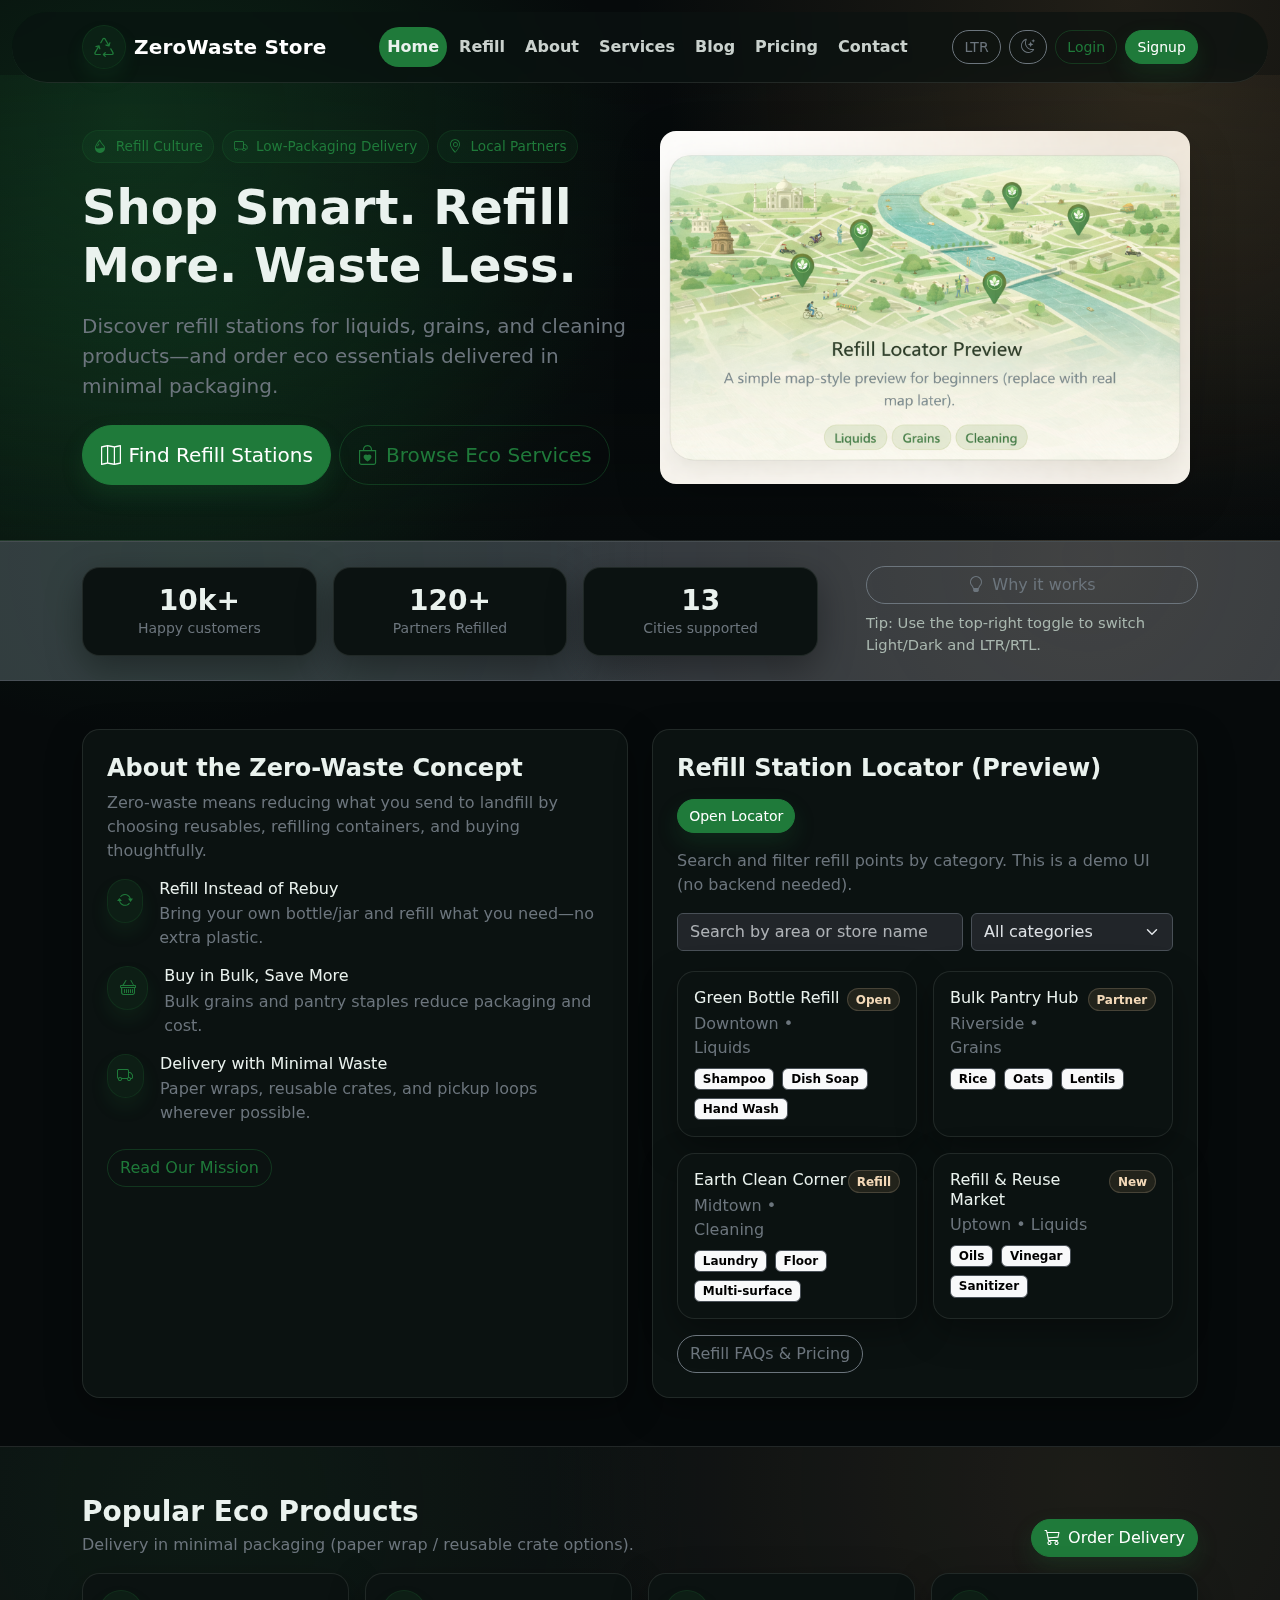
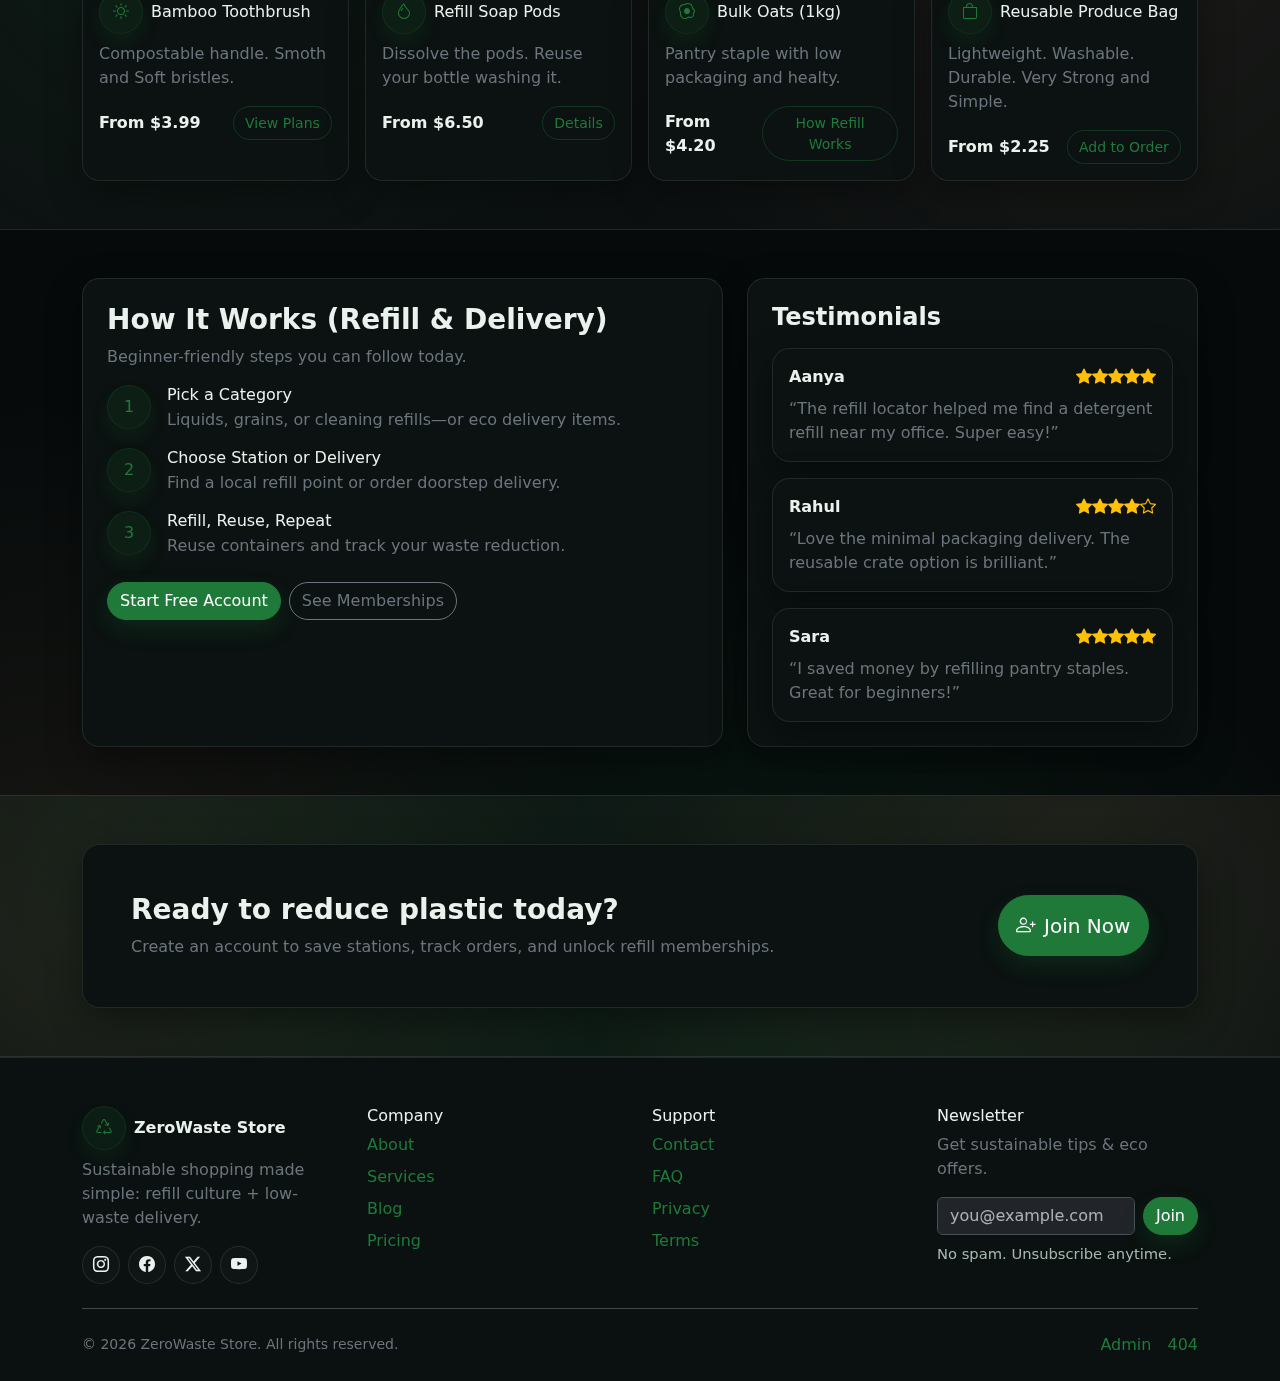
<file: index.html>
<!doctype html>
<html lang="en" dir="ltr" data-bs-theme="light">

<head>
  <meta charset="utf-8" />
  <meta name="viewport" content="width=device-width, initial-scale=1" />
  <meta name="description"
    content="ZeroWaste Store - sustainable shopping, refill culture, and eco-friendly delivery." />
  <title>ZeroWaste Store - Home</title>
  <link rel="icon" href="assets/images/favicon.svg" />
  <link href="https://cdn.jsdelivr.net/npm/bootstrap@5.3.3/dist/css/bootstrap.min.css" rel="stylesheet" />
  <link href="https://cdn.jsdelivr.net/npm/bootstrap-icons@1.11.3/font/bootstrap-icons.min.css" rel="stylesheet" />
  <link href="assets/css/style.css" rel="stylesheet" />
</head>

<body>
  <header class="zw-navbar sticky-top">
    <nav class="navbar navbar-expand-lg">
      <div class="container">
        <a class="navbar-brand d-flex align-items-center gap-2" href="index.html">
          <span class="zw-icon-circle"><i class="bi bi-recycle"></i></span>
          <span class="zw-brand">ZeroWaste Store</span>
        </a>

        <div class="d-flex align-items-center gap-2 order-lg-2">
          <button type="button" class="btn btn-sm btn-outline-secondary d-none d-lg-inline-flex" data-dir-toggle
            aria-label="Toggle direction" data-dir-btn>LTR</button>
          <button type="button" class="btn btn-sm btn-outline-secondary d-none d-lg-inline-flex" data-theme-toggle
            aria-label="Toggle theme">
            <i class="bi bi-sun" data-theme-icon></i>
          </button>

          <a class="btn btn-sm btn-outline-success zw-btn-outline d-none d-lg-inline-flex" href="login.html">Login</a>
          <a class="btn btn-sm btn-success zw-btn d-none d-lg-inline-flex" href="register.html">Signup</a>

          <button class="navbar-toggler" type="button" data-bs-toggle="offcanvas" data-bs-target="#offcanvasNav"
            aria-controls="offcanvasNav" aria-label="Open menu">
            <span class="navbar-toggler-icon"></span>
          </button>
        </div>

        <div class="collapse navbar-collapse order-lg-1" id="navbarNav">
          <ul class="navbar-nav mx-lg-auto gap-lg-1">
            <li class="nav-item"><a class="nav-link active" href="index.html">Home</a></li>
            <li class="nav-item"><a class="nav-link" href="home-2.html">Refill</a></li>
            <li class="nav-item"><a class="nav-link" href="about.html">About</a></li>
            <li class="nav-item"><a class="nav-link" href="services.html">Services</a></li>
            <li class="nav-item"><a class="nav-link" href="blog.html">Blog</a></li>
            <li class="nav-item"><a class="nav-link" href="pricing.html">Pricing</a></li>
            <li class="nav-item"><a class="nav-link" href="contact.html">Contact</a></li>
          </ul>
        </div>
      </div>
    </nav>

  </header>

  <div class="offcanvas offcanvas-end" tabindex="-1" id="offcanvasNav" aria-labelledby="offcanvasNavLabel">
    <div class="offcanvas-header">

      <button type="button" class="btn-close" data-bs-dismiss="offcanvas" aria-label="Close"></button>
    </div>
    <div class="offcanvas-body d-flex flex-column">
      <div class="flex-grow-1">
        <div class="d-grid gap-2 mb-3">
          <a class="btn btn-outline-success zw-btn-outline" href="login.html">Login</a>
          <a class="btn btn-success zw-btn" href="register.html">Signup</a>
          <a class="btn btn-outline-secondary" href="dashboard.html"><i class="bi bi-speedometer2 me-1"></i> Admin
            Dashboard</a>
        </div>
        <ul class="navbar-nav">
          <li class="nav-item"><a class="nav-link" href="index.html">Home</a></li>
          <li class="nav-item"><a class="nav-link" href="home-2.html">Refill</a></li>
          <li class="nav-item"><a class="nav-link" href="about.html">About</a></li>
          <li class="nav-item"><a class="nav-link" href="services.html">Services</a></li>
          <li class="nav-item"><a class="nav-link" href="service-details.html">Service Details</a></li>
          <li class="nav-item"><a class="nav-link" href="blog.html">Blog</a></li>
          <li class="nav-item"><a class="nav-link" href="pricing.html">Pricing</a></li>
          <li class="nav-item"><a class="nav-link" href="contact.html">Contact</a></li>
          <li class="nav-item"><a class="nav-link" href="coming-soon.html">Coming Soon</a></li>
        </ul>
      </div>

      <div class="mt-auto pt-3 border-top d-lg-none">
        <div class="d-flex gap-2">
          <button type="button" class="btn btn-outline-secondary w-50" data-dir-toggle aria-label="Toggle direction"
            data-dir-btn>LTR</button>
          <button type="button" class="btn btn-outline-secondary w-50" data-theme-toggle aria-label="Toggle theme">
            <i class="bi bi-sun" data-theme-icon></i>
          </button>
        </div>
      </div>
    </div>
  </div>

  <main>
    <section class="zw-hero py-5">
      <div class="container">
        <div class="row align-items-center g-4">
          <div class="col-lg-6">
            <div class="d-flex flex-wrap gap-2 mb-3">
              <span class="zw-pill"><i class="bi bi-droplet-half me-1"></i> Refill Culture</span>
              <span class="zw-pill"><i class="bi bi-truck me-1"></i> Low-Packaging Delivery</span>
              <span class="zw-pill"><i class="bi bi-geo-alt me-1"></i> Local Partners</span>
            </div>
            <h1 class="display-5 fw-bold mb-3">Shop Smart. Refill More. Waste Less.</h1>
            <p class="lead text-secondary mb-4">Discover refill stations for liquids, grains, and cleaning products—and
              order eco essentials delivered in minimal packaging.</p>
            <div class="d-flex flex-column flex-sm-row gap-2">
              <a class="btn btn-success zw-btn btn-lg" href="home-2.html"><i class="bi bi-map me-2"></i>Find Refill
                Stations</a>
              <a class="btn btn-outline-success zw-btn-outline btn-lg" href="services.html"><i
                  class="bi bi-bag-heart me-2"></i>Browse Eco Services</a>
            </div>
          </div>
          <div class="col-lg-6">
            <div class="hero-image-wrapper p-2">
              <img src="assets/images/hero1.png" class="img-fluid rounded-4 shadow-lg" alt="ZeroWaste Products Showcase"
                style="width: 100%; object-fit: cover;">
            </div>
          </div>
        </div>
      </div>
    </section>

    <section class="border-bottom py-4 bg-light-subtle">
      <div class="container">
        <div class="row align-items-center g-4">
          <div class="col-lg-8">
            <div class="row g-3">
              <div class="col-6 col-md-4">
                <div class="zw-card p-3 text-center h-100">
                  <div class="h3 fw-bold mb-0">10k+</div>
                  <div class="text-secondary small">Happy customers</div>
                </div>
              </div>
              <div class="col-6 col-md-4">
                <div class="zw-card p-3 text-center h-100">
                  <div class="h3 fw-bold mb-0">120+</div>
                  <div class="text-secondary small">Partners Refilled</div>
                </div>
              </div>
              <div class="col-12 col-md-4">
                <div class="zw-card p-3 text-center h-100">
                  <div class="h3 fw-bold mb-0">13</div>
                  <div class="text-secondary small">Cities supported</div>
                </div>
              </div>
            </div>
          </div>
          <div class="col-lg-4">
            <div class="ps-lg-4">
              <div class="d-flex flex-column gap-2">
                <button class="btn btn-outline-secondary w-100" type="button" data-bs-toggle="modal"
                  data-bs-target="#whyModal"><i class="bi bi-lightbulb me-2"></i>Why it works</button>
                <span class="zw-form-hint text-center text-lg-start">Tip: Use the top-right toggle to switch Light/Dark
                  and LTR/RTL.</span>
              </div>
            </div>
          </div>
        </div>
      </div>
    </section>

    <section class="py-5">
      <div class="container">
        <div class="row g-4">
          <div class="col-lg-6">
            <div class="zw-card p-4 h-100">
              <h2 class="h4 zw-section-title">About the Zero-Waste Concept</h2>
              <p class="text-secondary mb-3">Zero-waste means reducing what you send to landfill by choosing reusables,
                refilling containers, and buying thoughtfully.</p>
              <div class="d-grid gap-3">
                <div class="d-flex gap-3">
                  <span class="zw-icon-circle"><i class="bi bi-arrow-repeat"></i></span>
                  <div>
                    <h3 class="h6 mb-1">Refill Instead of Rebuy</h3>
                    <p class="text-secondary mb-0">Bring your own bottle/jar and refill what you need—no extra plastic.
                    </p>
                  </div>
                </div>
                <div class="d-flex gap-3">
                  <span class="zw-icon-circle"><i class="bi bi-basket"></i></span>
                  <div>
                    <h3 class="h6 mb-1">Buy in Bulk, Save More</h3>
                    <p class="text-secondary mb-0">Bulk grains and pantry staples reduce packaging and cost.</p>
                  </div>
                </div>
                <div class="d-flex gap-3">
                  <span class="zw-icon-circle"><i class="bi bi-truck"></i></span>
                  <div>
                    <h3 class="h6 mb-1">Delivery with Minimal Waste</h3>
                    <p class="text-secondary mb-0">Paper wraps, reusable crates, and pickup loops wherever possible.</p>
                  </div>
                </div>
              </div>
              <div class="mt-4">
                <a class="btn btn-outline-success zw-btn-outline" href="about.html">Read Our Mission</a>
              </div>
            </div>
          </div>

          <div class="col-lg-6">
            <div class="zw-card p-4 h-100">
              <div class="d-flex align-items-center justify-content-between gap-3 flex-wrap">
                <h2 class="h4 zw-section-title mb-0">Refill Station Locator (Preview)</h2>
                <a class="btn btn-sm btn-success zw-btn" href="home-2.html">Open Locator</a>
              </div>
              <p class="text-secondary mt-3 mb-3">Search and filter refill points by category. This is a demo UI (no
                backend needed).</p>

              <div class="row g-2">
                <div class="col-md-7">
                  <input class="form-control" placeholder="Search by area or store name" data-search-input />
                </div>
                <div class="col-md-5">
                  <select class="form-select" data-filter-select>
                    <option value="all">All categories</option>
                    <option value="liquids">Liquids</option>
                    <option value="grains">Grains</option>
                    <option value="cleaning">Cleaning</option>
                  </select>
                </div>
              </div>

              <div class="row g-3 mt-1">
                <div class="col-md-6" data-filter-card data-tag="liquids"
                  data-haystack="Green Bottle Refill Downtown liquids soap shampoo">
                  <div class="zw-card p-3 h-100">
                    <div class="d-flex justify-content-between align-items-start">
                      <div>
                        <h3 class="h6 mb-1">Green Bottle Refill</h3>
                        <p class="text-secondary mb-2">Downtown • Liquids</p>
                      </div>
                      <span class="badge rounded-pill zw-badge-secondary">Open</span>
                    </div>
                    <div class="d-flex flex-wrap gap-2">
                      <span class="badge text-bg-light border">Shampoo</span>
                      <span class="badge text-bg-light border">Dish Soap</span>
                      <span class="badge text-bg-light border">Hand Wash</span>
                    </div>
                  </div>
                </div>

                <div class="col-md-6" data-filter-card data-tag="grains"
                  data-haystack="Bulk Pantry Hub Riverside grains rice lentils oats">
                  <div class="zw-card p-3 h-100">
                    <div class="d-flex justify-content-between align-items-start">
                      <div>
                        <h3 class="h6 mb-1">Bulk Pantry Hub</h3>
                        <p class="text-secondary mb-2">Riverside • Grains</p>
                      </div>
                      <span class="badge rounded-pill zw-badge-secondary">Partner</span>
                    </div>
                    <div class="d-flex flex-wrap gap-2">
                      <span class="badge text-bg-light border">Rice</span>
                      <span class="badge text-bg-light border">Oats</span>
                      <span class="badge text-bg-light border">Lentils</span>
                    </div>
                  </div>
                </div>

                <div class="col-md-6" data-filter-card data-tag="cleaning"
                  data-haystack="Earth Clean Corner Midtown cleaning floor cleaner laundry">
                  <div class="zw-card p-3 h-100">
                    <div class="d-flex justify-content-between align-items-start">
                      <div>
                        <h3 class="h6 mb-1">Earth Clean Corner</h3>
                        <p class="text-secondary mb-2">Midtown • Cleaning</p>
                      </div>
                      <span class="badge rounded-pill zw-badge-secondary">Refill</span>
                    </div>
                    <div class="d-flex flex-wrap gap-2">
                      <span class="badge text-bg-light border">Laundry</span>
                      <span class="badge text-bg-light border">Floor</span>
                      <span class="badge text-bg-light border">Multi-surface</span>
                    </div>
                  </div>
                </div>

                <div class="col-md-6" data-filter-card data-tag="liquids"
                  data-haystack="Refill & Reuse Market Uptown liquids oils vinegar">
                  <div class="zw-card p-3 h-100">
                    <div class="d-flex justify-content-between align-items-start">
                      <div>
                        <h3 class="h6 mb-1">Refill & Reuse Market</h3>
                        <p class="text-secondary mb-2">Uptown • Liquids</p>
                      </div>
                      <span class="badge rounded-pill zw-badge-secondary">New</span>
                    </div>
                    <div class="d-flex flex-wrap gap-2">
                      <span class="badge text-bg-light border">Oils</span>
                      <span class="badge text-bg-light border">Vinegar</span>
                      <span class="badge text-bg-light border">Sanitizer</span>
                    </div>
                  </div>
                </div>

                <div class="col-12" data-empty-state style="display:none;">
                  <div class="zw-empty">No refill stations match your search. Try another keyword or category.</div>
                </div>
              </div>

              <div class="mt-3">
                <a class="btn btn-outline-secondary" href="service-details.html">Refill FAQs & Pricing</a>
              </div>
            </div>
          </div>
        </div>
      </div>
    </section>

    <section class="py-5">
      <div class="container">
        <div class="d-flex align-items-end justify-content-between flex-wrap gap-3 mb-3">
          <div>
            <h2 class="h3 zw-section-title mb-1">Popular Eco Products</h2>
            <p class="text-secondary mb-0">Delivery in minimal packaging (paper wrap / reusable crate options).</p>
          </div>
          <a class="btn btn-success zw-btn" href="services.html"><i class="bi bi-cart3 me-2"></i>Order Delivery</a>
        </div>

        <div class="row g-3">
          <div class="col-md-6 col-lg-3">
            <div class="zw-card p-3 h-100">
              <div class="d-flex align-items-center gap-2 mb-2">
                <span class="zw-icon-circle"><i class="bi bi-brightness-high"></i></span>
                <h3 class="h6 mb-0">Bamboo Toothbrush</h3>
              </div>
              <p class="text-secondary mb-3">Compostable handle. Smoth and Soft bristles.</p>
              <div class="d-flex justify-content-between align-items-center">
                <span class="fw-semibold">From $3.99</span>
                <a href="pricing.html" class="btn btn-sm btn-outline-success zw-btn-outline">View Plans</a>
              </div>
            </div>
          </div>

          <div class="col-md-6 col-lg-3">
            <div class="zw-card p-3 h-100">
              <div class="d-flex align-items-center gap-2 mb-2">
                <span class="zw-icon-circle"><i class="bi bi-droplet"></i></span>
                <h3 class="h6 mb-0">Refill Soap Pods</h3>
              </div>
              <p class="text-secondary mb-3">Dissolve the pods. Reuse your bottle washing it.</p>
              <div class="d-flex justify-content-between align-items-center">
                <span class="fw-semibold">From $6.50</span>
                <a href="services.html" class="btn btn-sm btn-outline-success zw-btn-outline">Details</a>
              </div>
            </div>
          </div>

          <div class="col-md-6 col-lg-3">
            <div class="zw-card p-3 h-100">
              <div class="d-flex align-items-center gap-2 mb-2">
                <span class="zw-icon-circle"><i class="bi bi-egg-fried"></i></span>
                <h3 class="h6 mb-0">Bulk Oats (1kg)</h3>
              </div>
              <p class="text-secondary mb-3">Pantry staple with low packaging and healty.</p>
              <div class="d-flex justify-content-between align-items-center">
                <span class="fw-semibold">From $4.20</span>
                <a href="service-details.html" class="btn btn-sm btn-outline-success zw-btn-outline">How Refill
                  Works</a>
              </div>
            </div>
          </div>

          <div class="col-md-6 col-lg-3">
            <div class="zw-card p-3 h-100">
              <div class="d-flex align-items-center gap-2 mb-2">
                <span class="zw-icon-circle"><i class="bi bi-bag"></i></span>
                <h3 class="h6 mb-0">Reusable Produce Bag</h3>
              </div>
              <p class="text-secondary mb-3">Lightweight. Washable. Durable. Very Strong and Simple.</p>
              <div class="d-flex justify-content-between align-items-center">
                <span class="fw-semibold">From $2.25</span>
                <a href="services.html" class="btn btn-sm btn-outline-success zw-btn-outline">Add to Order</a>
              </div>
            </div>
          </div>
        </div>
      </div>
    </section>

    <section class="py-5">
      <div class="container">
        <div class="row g-4 align-items-stretch">
          <div class="col-lg-7">
            <div class="zw-card p-4 h-100">
              <h2 class="h3 zw-section-title">How It Works (Refill & Delivery)</h2>
              <p class="text-secondary">Beginner-friendly steps you can follow today.</p>
              <div class="d-grid gap-3">
                <div class="d-flex gap-3">
                  <span class="zw-icon-circle">1</span>
                  <div>
                    <h3 class="h6 mb-1">Pick a Category</h3>
                    <p class="text-secondary mb-0">Liquids, grains, or cleaning refills—or eco delivery items.</p>
                  </div>
                </div>
                <div class="d-flex gap-3">
                  <span class="zw-icon-circle">2</span>
                  <div>
                    <h3 class="h6 mb-1">Choose Station or Delivery</h3>
                    <p class="text-secondary mb-0">Find a local refill point or order doorstep delivery.</p>
                  </div>
                </div>
                <div class="d-flex gap-3">
                  <span class="zw-icon-circle">3</span>
                  <div>
                    <h3 class="h6 mb-1">Refill, Reuse, Repeat</h3>
                    <p class="text-secondary mb-0">Reuse containers and track your waste reduction.</p>
                  </div>
                </div>
              </div>
              <div class="mt-4 d-flex flex-wrap gap-2">
                <a class="btn btn-success zw-btn" href="register.html">Start Free Account</a>
                <a class="btn btn-outline-secondary" href="pricing.html">See Memberships</a>
              </div>
            </div>
          </div>

          <div class="col-lg-5">
            <div class="zw-card p-4 h-100">
              <h2 class="h4 zw-section-title">Testimonials</h2>
              <div class="d-grid gap-3 mt-3">
                <div class="zw-card p-3">
                  <div class="d-flex justify-content-between align-items-center">
                    <strong>Aanya</strong>
                    <span class="text-warning">
                      <i class="bi bi-star-fill"></i><i class="bi bi-star-fill"></i><i class="bi bi-star-fill"></i><i
                        class="bi bi-star-fill"></i><i class="bi bi-star-fill"></i>
                    </span>
                  </div>
                  <p class="text-secondary mb-0 mt-2">“The refill locator helped me find a detergent refill near my
                    office. Super easy!”</p>
                </div>
                <div class="zw-card p-3">
                  <div class="d-flex justify-content-between align-items-center">
                    <strong>Rahul</strong>
                    <span class="text-warning">
                      <i class="bi bi-star-fill"></i><i class="bi bi-star-fill"></i><i class="bi bi-star-fill"></i><i
                        class="bi bi-star-fill"></i><i class="bi bi-star"></i>
                    </span>
                  </div>
                  <p class="text-secondary mb-0 mt-2">“Love the minimal packaging delivery. The reusable crate option is
                    brilliant.”</p>
                </div>
                <div class="zw-card p-3">
                  <div class="d-flex justify-content-between align-items-center">
                    <strong>Sara</strong>
                    <span class="text-warning">
                      <i class="bi bi-star-fill"></i><i class="bi bi-star-fill"></i><i class="bi bi-star-fill"></i><i
                        class="bi bi-star-fill"></i><i class="bi bi-star-fill"></i>
                    </span>
                  </div>
                  <p class="text-secondary mb-0 mt-2">“I saved money by refilling pantry staples. Great for beginners!”
                  </p>
                </div>
              </div>
            </div>
          </div>
        </div>
      </div>
    </section>

    <section class="py-5">
      <div class="container">
        <div class="zw-card p-4 p-lg-5">
          <div class="row g-3 align-items-center">
            <div class="col-lg-8">
              <h2 class="h3 zw-section-title mb-2">Ready to reduce plastic today?</h2>
              <p class="text-secondary mb-0">Create an account to save stations, track orders, and unlock refill
                memberships.</p>
            </div>
            <div class="col-lg-4 text-lg-end">
              <a class="btn btn-success zw-btn btn-lg" href="register.html"><i class="bi bi-person-plus me-2"></i>Join
                Now</a>
            </div>
          </div>
        </div>
      </div>
    </section>
  </main>

  <footer class="zw-footer pt-5">
    <div class="container">
      <div class="row g-4">
        <div class="col-md-6 col-lg-3">
          <div class="d-flex align-items-center gap-2 mb-2">
            <span class="zw-icon-circle"><i class="bi bi-recycle"></i></span>
            <strong>ZeroWaste Store</strong>
          </div>
          <p class="text-secondary">Sustainable shopping made simple: refill culture + low-waste delivery.</p>
          <div class="zw-social d-flex gap-2">
            <a href="#" aria-label="Instagram"><i class="bi bi-instagram"></i></a>
            <a href="#" aria-label="Facebook"><i class="bi bi-facebook"></i></a>
            <a href="#" aria-label="Twitter"><i class="bi bi-twitter-x"></i></a>
            <a href="#" aria-label="YouTube"><i class="bi bi-youtube"></i></a>
          </div>
        </div>

        <div class="col-md-6 col-lg-3">
          <h3 class="h6">Company</h3>
          <ul class="list-unstyled d-grid gap-2">
            <li><a class="text-decoration-none" href="about.html">About</a></li>
            <li><a class="text-decoration-none" href="services.html">Services</a></li>
            <li><a class="text-decoration-none" href="blog.html">Blog</a></li>
            <li><a class="text-decoration-none" href="pricing.html">Pricing</a></li>
          </ul>
        </div>

        <div class="col-md-6 col-lg-3">
          <h3 class="h6">Support</h3>
          <ul class="list-unstyled d-grid gap-2">
            <li><a class="text-decoration-none" href="contact.html">Contact</a></li>
            <li><a class="text-decoration-none" href="service-details.html">FAQ</a></li>
            <li><a class="text-decoration-none" href="coming-soon.html">Privacy</a></li>
            <li><a class="text-decoration-none" href="coming-soon.html">Terms</a></li>
          </ul>
        </div>

        <div class="col-md-6 col-lg-3">
          <h3 class="h6">Newsletter</h3>
          <p class="text-secondary">Get sustainable tips & eco offers.</p>
          <form class="d-flex gap-2" action="#">
            <label class="visually-hidden" for="newsEmail">Email</label>
            <input id="newsEmail" class="form-control" type="email" placeholder="you@example.com" />
            <button class="btn btn-success zw-btn" type="button">Join</button>
          </form>
          <p class="zw-form-hint mt-2 mb-0">No spam. Unsubscribe anytime.</p>
        </div>
      </div>

      <hr class="my-4" />
      <div class="d-flex flex-column flex-md-row justify-content-between align-items-center gap-2 pb-4">
        <small class="text-secondary">© 2026 ZeroWaste Store. All rights reserved.</small>
        <div class="d-flex gap-3">
          <a class="text-decoration-none" href="dashboard.html">Admin</a>
          <a class="text-decoration-none" href="404.html">404</a>
        </div>
      </div>
    </div>
  </footer>

  <button class="btn btn-success zw-btn zw-backtotop" type="button" aria-label="Back to top" data-back-to-top>
    <i class="bi bi-arrow-up"></i>
  </button>

  <div class="modal fade" id="demoModal" tabindex="-1" aria-labelledby="demoModalLabel" aria-hidden="true">
    <div class="modal-dialog modal-dialog-centered">
      <div class="modal-content">
        <div class="modal-header">
          <h5 class="modal-title" id="demoModalLabel">Try a Quick Demo</h5>
          <button type="button" class="btn-close" data-bs-dismiss="modal" aria-label="Close"></button>
        </div>
        <div class="modal-body">
          <p class="text-secondary mb-3">Get a demo link (static example). Enter your email and we’ll show how refill
            booking + eco delivery works.</p>
          <form class="d-grid gap-2" action="#">
            <label class="visually-hidden" for="demoEmail">Email</label>
            <input id="demoEmail" type="email" class="form-control" placeholder="you@example.com" />
            <button type="button" class="btn btn-success zw-btn">Send Demo Link</button>
            <p class="zw-form-hint mb-0">This is a static demo form. Connect to backend later.</p>
          </form>
          <hr class="my-3" />
          <div class="d-grid gap-2">
            <a class="btn btn-outline-success zw-btn-outline" href="home-2.html"><i
                class="bi bi-geo-alt me-2"></i>Explore Locator UI</a>
            <a class="btn btn-outline-secondary" href="pricing.html"><i class="bi bi-tags me-2"></i>See Memberships</a>
          </div>
        </div>
      </div>
    </div>
  </div>

  <div class="modal fade" id="whyModal" tabindex="-1" aria-labelledby="whyModalLabel" aria-hidden="true">
    <div class="modal-dialog modal-dialog-centered modal-lg">
      <div class="modal-content">
        <div class="modal-header">
          <h5 class="modal-title" id="whyModalLabel">Why this homepage works</h5>
          <button type="button" class="btn-close" data-bs-dismiss="modal" aria-label="Close"></button>
        </div>
        <div class="modal-body">
          <div class="row g-3">
            <div class="col-md-6">
              <div class="zw-card p-3 h-100">
                <div class="d-flex gap-2 align-items-center mb-2">
                  <span class="zw-icon-circle"><i class="bi bi-compass"></i></span>
                  <strong>Stay flexible</strong>
                </div>
                <p class="text-secondary mb-0">A homepage can still convert. Keep useful links, but make the primary
                  action easy to spot.</p>
              </div>
            </div>
            <div class="col-md-6">
              <div class="zw-card p-3 h-100">
                <div class="d-flex gap-2 align-items-center mb-2">
                  <span class="zw-icon-circle"><i class="bi bi-pin-angle"></i></span>
                  <strong>Floating navigation</strong>
                </div>
                <p class="text-secondary mb-0">Your navbar stays visible and keeps the primary CTA (Demo) within reach
                  at all times.</p>
              </div>
            </div>
            <div class="col-md-6">
              <div class="zw-card p-3 h-100">
                <div class="d-flex gap-2 align-items-center mb-2">
                  <span class="zw-icon-circle"><i class="bi bi-bar-chart"></i></span>
                  <strong>The numbers don’t lie</strong>
                </div>
                <p class="text-secondary mb-0">Above-the-fold social proof (customers, partners, cities) builds trust
                  fast.</p>
              </div>
            </div>
            <div class="col-md-6">
              <div class="zw-card p-3 h-100">
                <div class="d-flex gap-2 align-items-center mb-2">
                  <span class="zw-icon-circle"><i class="bi bi-window"></i></span>
                  <strong>Smart lightboxes</strong>
                </div>
                <p class="text-secondary mb-0">Extra details live in modals so the page stays clean while still
                  answering questions.</p>
              </div>
            </div>
          </div>
          <div class="mt-3 d-flex flex-wrap gap-2">
            <button class="btn btn-success zw-btn" type="button" data-bs-dismiss="modal" data-bs-toggle="modal"
              data-bs-target="#demoModal">Open Demo</button>
            <a class="btn btn-outline-success zw-btn-outline" href="service-details.html">Refill FAQs</a>
          </div>
        </div>
      </div>
    </div>
  </div>

  <script src="https://cdn.jsdelivr.net/npm/bootstrap@5.3.3/dist/js/bootstrap.bundle.min.js"></script>
  <script src="assets/js/main.js"></script>
</body>

</html>
</file>
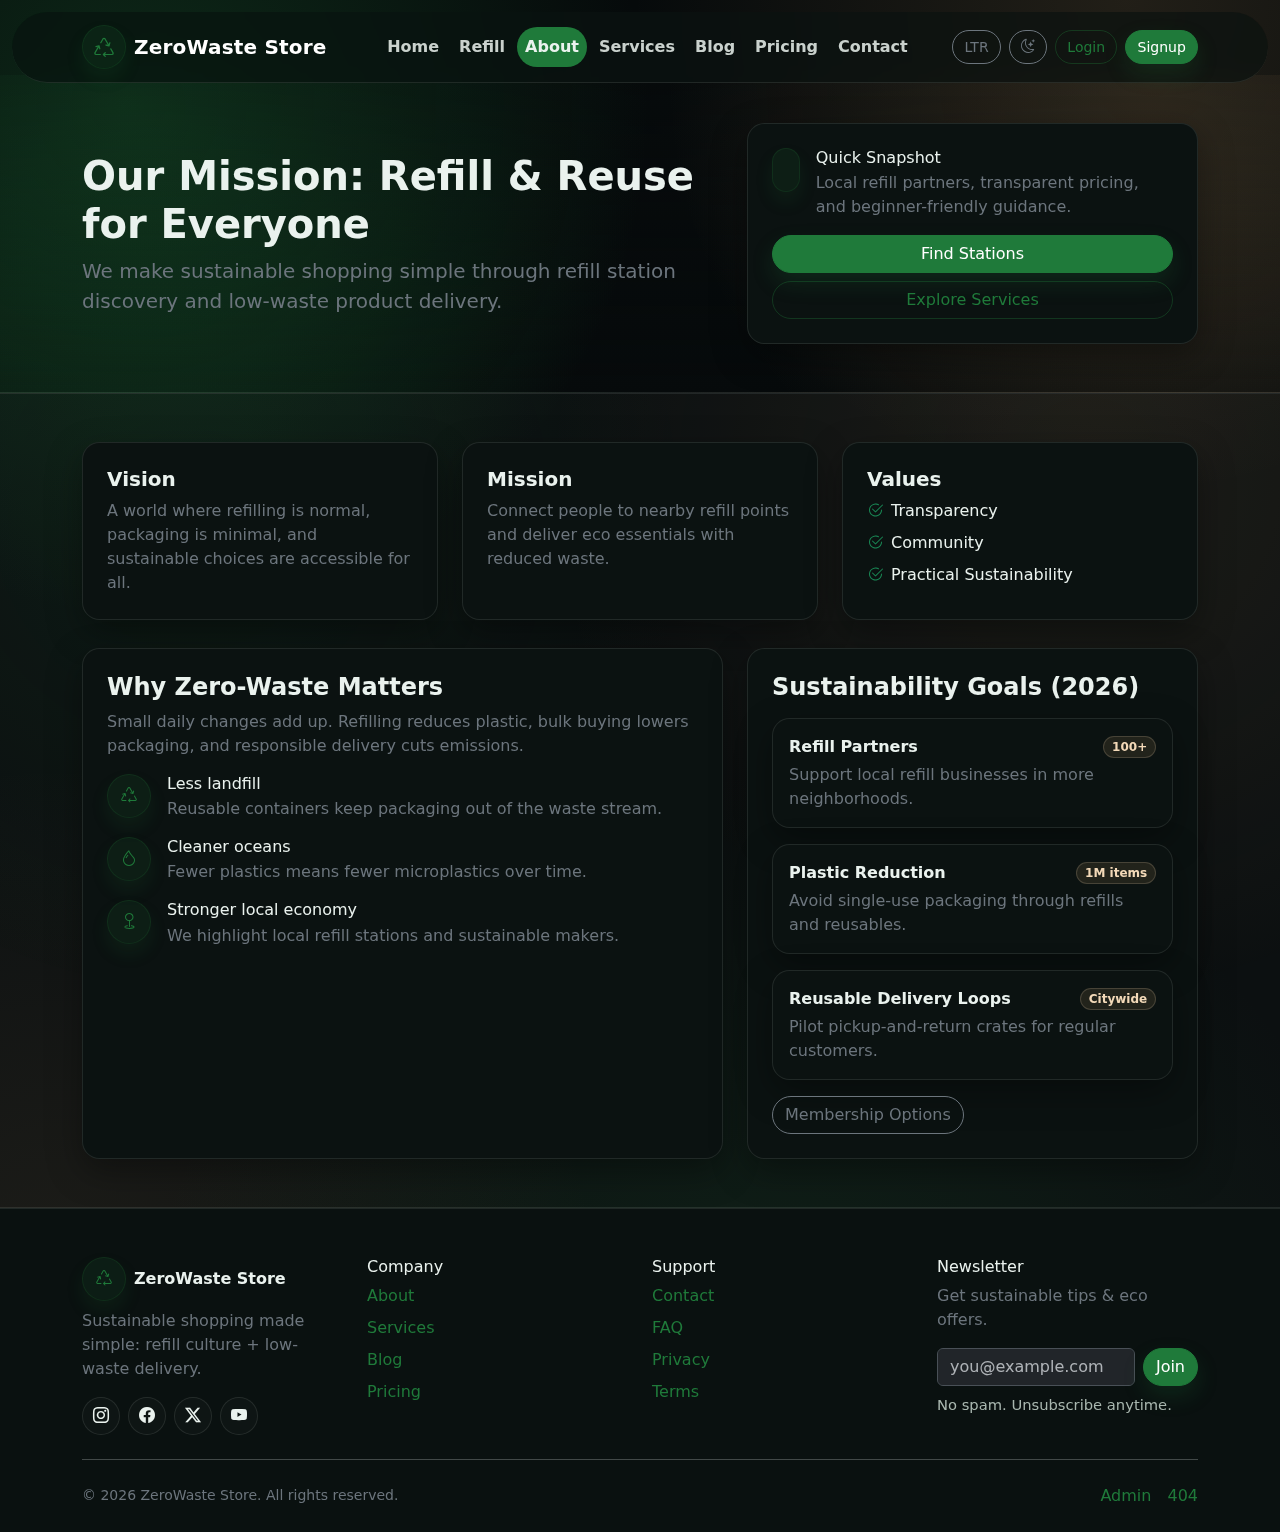
<file: about.html>
<!doctype html>
<html lang="en" dir="ltr" data-bs-theme="light">

<head>
  <meta charset="utf-8" />
  <meta name="viewport" content="width=device-width, initial-scale=1" />
  <meta name="description" content="Learn about ZeroWaste Store mission, vision, and sustainability goals." />
  <title>ZeroWaste Store - About</title>
  <link rel="icon" href="assets/images/favicon.svg" />
  <link href="https://cdn.jsdelivr.net/npm/bootstrap@5.3.3/dist/css/bootstrap.min.css" rel="stylesheet" />
  <link href="https://cdn.jsdelivr.net/npm/bootstrap-icons@1.11.3/font/bootstrap-icons.min.css" rel="stylesheet" />
  <link href="assets/css/style.css" rel="stylesheet" />
</head>

<body>
  <header class="zw-navbar sticky-top">
    <nav class="navbar navbar-expand-lg">
      <div class="container">
        <a class="navbar-brand d-flex align-items-center gap-2" href="index.html">
          <span class="zw-icon-circle"><i class="bi bi-recycle"></i></span>
          <span class="zw-brand">ZeroWaste Store</span>
        </a>

        <div class="d-flex align-items-center gap-2 order-lg-2">
          <button type="button" class="btn btn-sm btn-outline-secondary d-none d-lg-inline-flex" data-dir-toggle
            aria-label="Toggle direction" data-dir-btn>LTR</button>
          <button type="button" class="btn btn-sm btn-outline-secondary d-none d-lg-inline-flex" data-theme-toggle
            aria-label="Toggle theme">
            <i class="bi bi-sun" data-theme-icon></i>
          </button>

          <a class="btn btn-sm btn-outline-success zw-btn-outline d-none d-lg-inline-flex" href="login.html">Login</a>
          <a class="btn btn-sm btn-success zw-btn d-none d-lg-inline-flex" href="register.html">Signup</a>

          <button class="navbar-toggler" type="button" data-bs-toggle="offcanvas" data-bs-target="#offcanvasNav"
            aria-controls="offcanvasNav" aria-label="Open menu">
            <span class="navbar-toggler-icon"></span>
          </button>
        </div>

        <div class="collapse navbar-collapse order-lg-1" id="navbarNav">
          <ul class="navbar-nav mx-lg-auto gap-lg-1">
            <li class="nav-item"><a class="nav-link" href="index.html">Home</a></li>
            <li class="nav-item"><a class="nav-link" href="home-2.html">Refill</a></li>
            <li class="nav-item"><a class="nav-link active" href="about.html">About</a></li>
            <li class="nav-item"><a class="nav-link" href="services.html">Services</a></li>
            <li class="nav-item"><a class="nav-link" href="blog.html">Blog</a></li>
            <li class="nav-item"><a class="nav-link" href="pricing.html">Pricing</a></li>
            <li class="nav-item"><a class="nav-link" href="contact.html">Contact</a></li>
          </ul>
        </div>
      </div>
    </nav>

  </header>

  <div class="offcanvas offcanvas-end" tabindex="-1" id="offcanvasNav" aria-labelledby="offcanvasNavLabel">
    <div class="offcanvas-header">

      <button type="button" class="btn-close" data-bs-dismiss="offcanvas" aria-label="Close"></button>
    </div>
    <div class="offcanvas-body d-flex flex-column">
      <div class="flex-grow-1">
        <div class="d-grid gap-2 mb-3">
          <a class="btn btn-outline-success zw-btn-outline" href="login.html">Login</a>
          <a class="btn btn-success zw-btn" href="register.html">Signup</a>
          <a class="btn btn-outline-secondary" href="dashboard.html"><i class="bi bi-speedometer2 me-1"></i> Admin
            Dashboard</a>
        </div>
        <ul class="navbar-nav">
          <li class="nav-item"><a class="nav-link" href="index.html">Home</a></li>
          <li class="nav-item"><a class="nav-link" href="home-2.html">Refill</a></li>
          <li class="nav-item"><a class="nav-link" href="about.html">About</a></li>
          <li class="nav-item"><a class="nav-link" href="services.html">Services</a></li>
          <li class="nav-item"><a class="nav-link" href="service-details.html">Service Details</a></li>
          <li class="nav-item"><a class="nav-link" href="blog.html">Blog</a></li>
          <li class="nav-item"><a class="nav-link" href="pricing.html">Pricing</a></li>
          <li class="nav-item"><a class="nav-link" href="contact.html">Contact</a></li>
          <li class="nav-item"><a class="nav-link" href="coming-soon.html">Coming Soon</a></li>
        </ul>
      </div>

      <div class="mt-auto pt-3 border-top d-lg-none">
        <div class="d-flex gap-2">
          <button type="button" class="btn btn-outline-secondary w-50" data-dir-toggle aria-label="Toggle direction"
            data-dir-btn>LTR</button>
          <button type="button" class="btn btn-outline-secondary w-50" data-theme-toggle aria-label="Toggle theme">
            <i class="bi bi-sun" data-theme-icon></i>
          </button>
        </div>
      </div>
    </div>
  </div>

  <main>
    <section class="zw-hero py-5">
      <div class="container">
        <div class="row g-4 align-items-center">
          <div class="col-lg-7">
            <h1 class="display-6 fw-bold mb-2">Our Mission: Refill & Reuse for Everyone</h1>
            <p class="lead text-secondary mb-0">We make sustainable shopping simple through refill station discovery and
              low-waste product delivery.</p>
          </div>
          <div class="col-lg-5">
            <div class="zw-card p-4">
              <div class="d-flex gap-3">
                <span class="zw-icon-circle"><i class="bi bi-leaf"></i></span>
                <div>
                  <h2 class="h6 mb-1">Quick Snapshot</h2>
                  <p class="text-secondary mb-0">Local refill partners, transparent pricing, and beginner-friendly
                    guidance.</p>
                </div>
              </div>
              <div class="d-grid gap-2 mt-3">
                <a class="btn btn-success zw-btn" href="home-2.html">Find Stations</a>
                <a class="btn btn-outline-success zw-btn-outline" href="services.html">Explore Services</a>
              </div>
            </div>
          </div>
        </div>
      </div>
    </section>

    <section class="py-5">
      <div class="container">
        <div class="row g-4">
          <div class="col-lg-4">
            <div class="zw-card p-4 h-100">
              <h2 class="h5 zw-section-title">Vision</h2>
              <p class="text-secondary mb-0">A world where refilling is normal, packaging is minimal, and sustainable
                choices are accessible for all.</p>
            </div>
          </div>
          <div class="col-lg-4">
            <div class="zw-card p-4 h-100">
              <h2 class="h5 zw-section-title">Mission</h2>
              <p class="text-secondary mb-0">Connect people to nearby refill points and deliver eco essentials with
                reduced waste.</p>
            </div>
          </div>
          <div class="col-lg-4">
            <div class="zw-card p-4 h-100">
              <h2 class="h5 zw-section-title">Values</h2>
              <div class="d-grid gap-2">
                <div class="d-flex gap-2"><i class="bi bi-check2-circle text-success"></i><span>Transparency</span>
                </div>
                <div class="d-flex gap-2"><i class="bi bi-check2-circle text-success"></i><span>Community</span></div>
                <div class="d-flex gap-2"><i class="bi bi-check2-circle text-success"></i><span>Practical
                    Sustainability</span></div>
              </div>
            </div>
          </div>
        </div>

        <div class="row g-4 mt-1">
          <div class="col-lg-7">
            <div class="zw-card p-4 h-100">
              <h2 class="h4 zw-section-title">Why Zero-Waste Matters</h2>
              <p class="text-secondary">Small daily changes add up. Refilling reduces plastic, bulk buying lowers
                packaging, and responsible delivery cuts emissions.</p>
              <div class="d-grid gap-3">
                <div class="d-flex gap-3">
                  <span class="zw-icon-circle"><i class="bi bi-recycle"></i></span>
                  <div>
                    <h3 class="h6 mb-1">Less landfill</h3>
                    <p class="text-secondary mb-0">Reusable containers keep packaging out of the waste stream.</p>
                  </div>
                </div>
                <div class="d-flex gap-3">
                  <span class="zw-icon-circle"><i class="bi bi-droplet"></i></span>
                  <div>
                    <h3 class="h6 mb-1">Cleaner oceans</h3>
                    <p class="text-secondary mb-0">Fewer plastics means fewer microplastics over time.</p>
                  </div>
                </div>
                <div class="d-flex gap-3">
                  <span class="zw-icon-circle"><i class="bi bi-geo"></i></span>
                  <div>
                    <h3 class="h6 mb-1">Stronger local economy</h3>
                    <p class="text-secondary mb-0">We highlight local refill stations and sustainable makers.</p>
                  </div>
                </div>
              </div>
            </div>
          </div>

          <div class="col-lg-5">
            <div class="zw-card p-4 h-100">
              <h2 class="h4 zw-section-title">Sustainability Goals (2026)</h2>
              <div class="d-grid gap-3 mt-3">
                <div class="zw-card p-3">
                  <div class="d-flex justify-content-between align-items-center">
                    <strong>Refill Partners</strong>
                    <span class="badge rounded-pill zw-badge-secondary">100+</span>
                  </div>
                  <p class="text-secondary mb-0 mt-1">Support local refill businesses in more neighborhoods.</p>
                </div>
                <div class="zw-card p-3">
                  <div class="d-flex justify-content-between align-items-center">
                    <strong>Plastic Reduction</strong>
                    <span class="badge rounded-pill zw-badge-secondary">1M items</span>
                  </div>
                  <p class="text-secondary mb-0 mt-1">Avoid single-use packaging through refills and reusables.</p>
                </div>
                <div class="zw-card p-3">
                  <div class="d-flex justify-content-between align-items-center">
                    <strong>Reusable Delivery Loops</strong>
                    <span class="badge rounded-pill zw-badge-secondary">Citywide</span>
                  </div>
                  <p class="text-secondary mb-0 mt-1">Pilot pickup-and-return crates for regular customers.</p>
                </div>
              </div>
              <div class="mt-3">
                <a class="btn btn-outline-secondary" href="pricing.html">Membership Options</a>
              </div>
            </div>
          </div>
        </div>
      </div>
    </section>
  </main>

  <footer class="zw-footer pt-5">
    <div class="container">
      <div class="row g-4">
        <div class="col-md-6 col-lg-3">
          <div class="d-flex align-items-center gap-2 mb-2">
            <span class="zw-icon-circle"><i class="bi bi-recycle"></i></span>
            <strong>ZeroWaste Store</strong>
          </div>
          <p class="text-secondary">Sustainable shopping made simple: refill culture + low-waste delivery.</p>
          <div class="zw-social d-flex gap-2">
            <a href="#" aria-label="Instagram"><i class="bi bi-instagram"></i></a>
            <a href="#" aria-label="Facebook"><i class="bi bi-facebook"></i></a>
            <a href="#" aria-label="Twitter"><i class="bi bi-twitter-x"></i></a>
            <a href="#" aria-label="YouTube"><i class="bi bi-youtube"></i></a>
          </div>
        </div>

        <div class="col-md-6 col-lg-3">
          <h3 class="h6">Company</h3>
          <ul class="list-unstyled d-grid gap-2">
            <li><a class="text-decoration-none" href="about.html">About</a></li>
            <li><a class="text-decoration-none" href="services.html">Services</a></li>
            <li><a class="text-decoration-none" href="blog.html">Blog</a></li>
            <li><a class="text-decoration-none" href="pricing.html">Pricing</a></li>
          </ul>
        </div>

        <div class="col-md-6 col-lg-3">
          <h3 class="h6">Support</h3>
          <ul class="list-unstyled d-grid gap-2">
            <li><a class="text-decoration-none" href="contact.html">Contact</a></li>
            <li><a class="text-decoration-none" href="service-details.html">FAQ</a></li>
            <li><a class="text-decoration-none" href="coming-soon.html">Privacy</a></li>
            <li><a class="text-decoration-none" href="coming-soon.html">Terms</a></li>
          </ul>
        </div>

        <div class="col-md-6 col-lg-3">
          <h3 class="h6">Newsletter</h3>
          <p class="text-secondary">Get sustainable tips & eco offers.</p>
          <form class="d-flex gap-2" action="#">
            <label class="visually-hidden" for="newsEmail3">Email</label>
            <input id="newsEmail3" class="form-control" type="email" placeholder="you@example.com" />
            <button class="btn btn-success zw-btn" type="button">Join</button>
          </form>
          <p class="zw-form-hint mt-2 mb-0">No spam. Unsubscribe anytime.</p>
        </div>
      </div>

      <hr class="my-4" />
      <div class="d-flex flex-column flex-md-row justify-content-between align-items-center gap-2 pb-4">
        <small class="text-secondary">© 2026 ZeroWaste Store. All rights reserved.</small>
        <div class="d-flex gap-3">
          <a class="text-decoration-none" href="dashboard.html">Admin</a>
          <a class="text-decoration-none" href="404.html">404</a>
        </div>
      </div>
    </div>
  </footer>

  <button class="btn btn-success zw-btn zw-backtotop" type="button" aria-label="Back to top" data-back-to-top>
    <i class="bi bi-arrow-up"></i>
  </button>

  <script src="https://cdn.jsdelivr.net/npm/bootstrap@5.3.3/dist/js/bootstrap.bundle.min.js"></script>
  <script src="assets/js/main.js"></script>
</body>

</html>
</file>
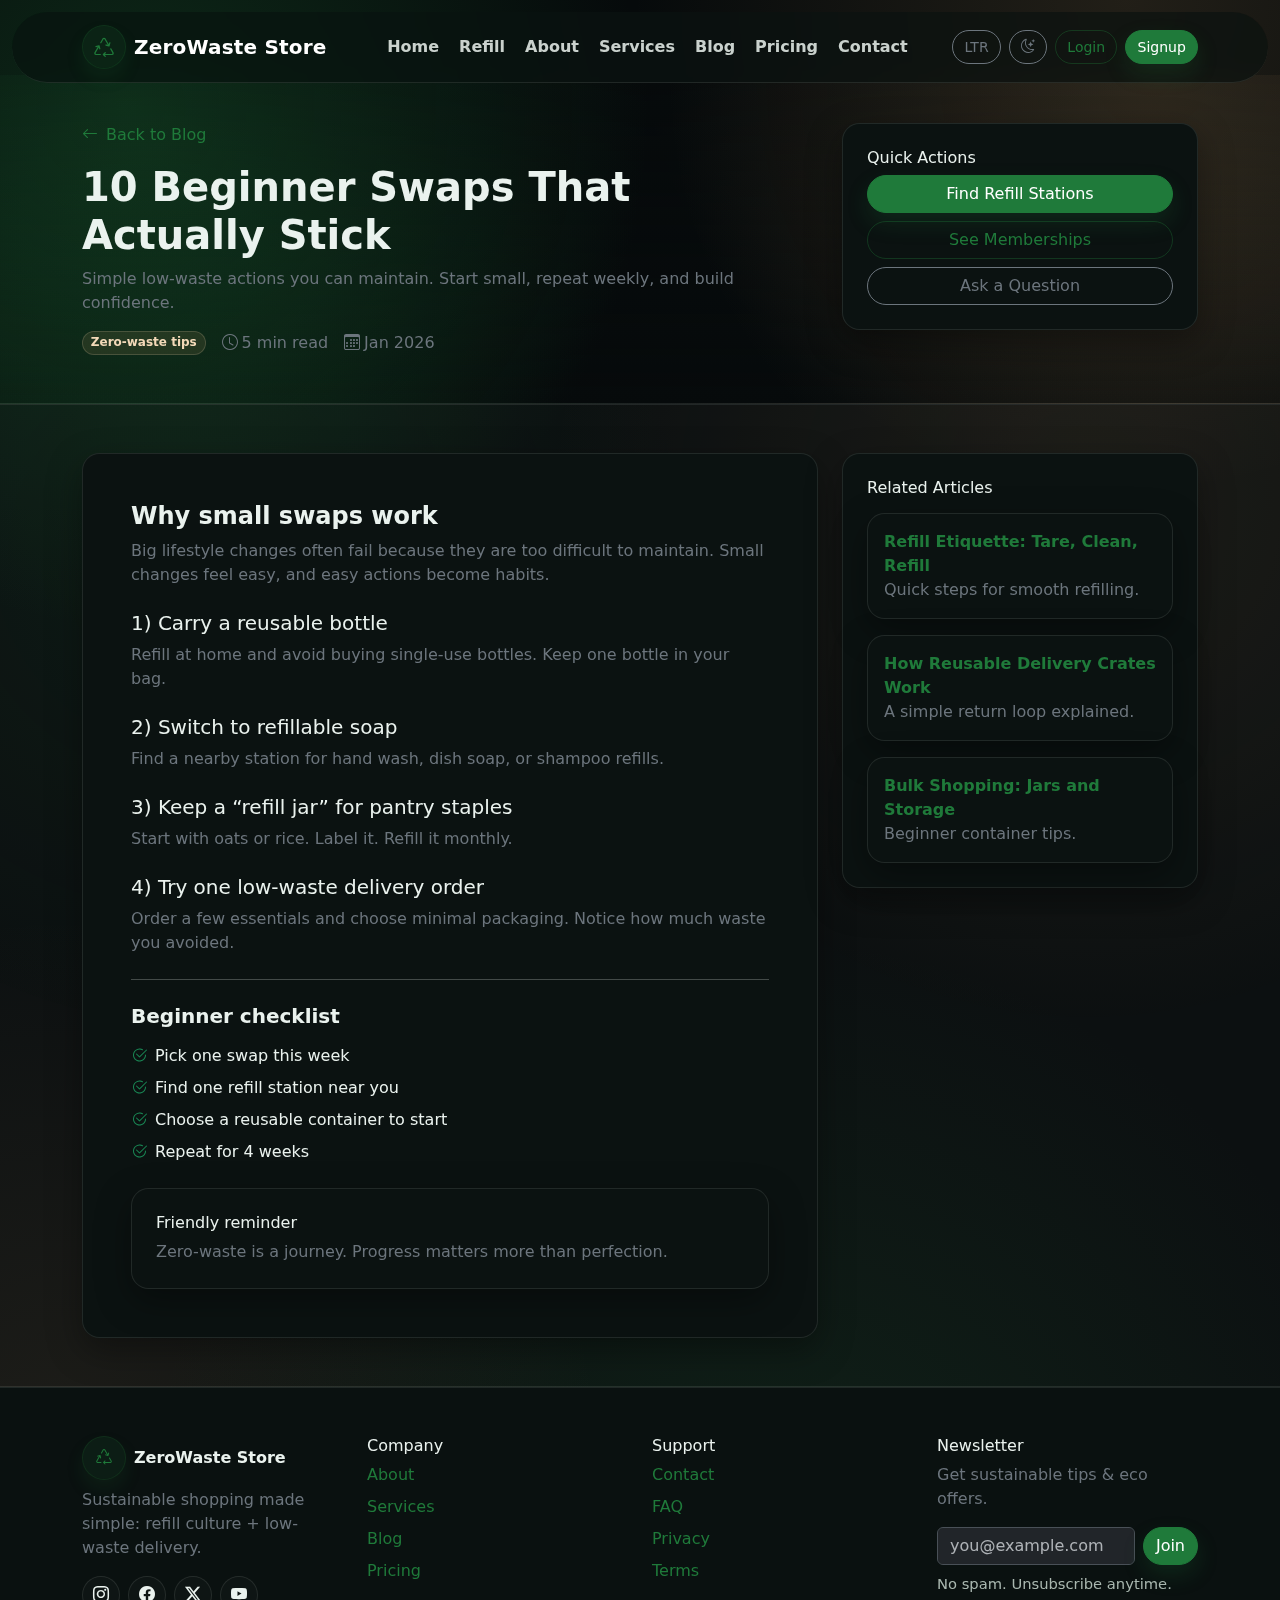
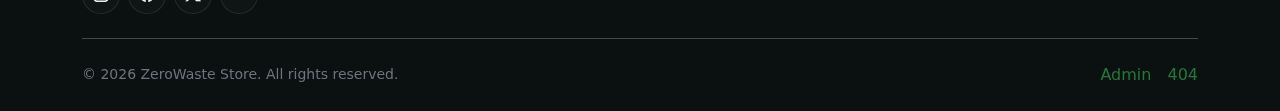
<file: blog-details.html>
<!doctype html>
<html lang="en" dir="ltr" data-bs-theme="light">

<head>
  <meta charset="utf-8" />
  <meta name="viewport" content="width=device-width, initial-scale=1" />
  <meta name="description" content="Blog article about zero-waste living and refill culture." />
  <title>ZeroWaste Store - Blog Details</title>
  <link rel="icon" href="assets/images/favicon.svg" />
  <link href="https://cdn.jsdelivr.net/npm/bootstrap@5.3.3/dist/css/bootstrap.min.css" rel="stylesheet" />
  <link href="https://cdn.jsdelivr.net/npm/bootstrap-icons@1.11.3/font/bootstrap-icons.min.css" rel="stylesheet" />
  <link href="assets/css/style.css" rel="stylesheet" />
</head>

<body>
  <header class="zw-navbar sticky-top">
    <nav class="navbar navbar-expand-lg">
      <div class="container">
        <a class="navbar-brand d-flex align-items-center gap-2" href="index.html">
          <span class="zw-icon-circle"><i class="bi bi-recycle"></i></span>
          <span class="zw-brand">ZeroWaste Store</span>
        </a>

        <div class="d-flex align-items-center gap-2 order-lg-2">
          <button type="button" class="btn btn-sm btn-outline-secondary d-none d-lg-inline-flex" data-dir-toggle
            aria-label="Toggle direction" data-dir-btn>LTR</button>
          <button type="button" class="btn btn-sm btn-outline-secondary d-none d-lg-inline-flex" data-theme-toggle
            aria-label="Toggle theme">
            <i class="bi bi-sun" data-theme-icon></i>
          </button>

          <a class="btn btn-sm btn-outline-success zw-btn-outline d-none d-lg-inline-flex" href="login.html">Login</a>
          <a class="btn btn-sm btn-success zw-btn d-none d-lg-inline-flex" href="register.html">Signup</a>

          <button class="navbar-toggler" type="button" data-bs-toggle="offcanvas" data-bs-target="#offcanvasNav"
            aria-controls="offcanvasNav" aria-label="Open menu">
            <span class="navbar-toggler-icon"></span>
          </button>
        </div>

        <div class="collapse navbar-collapse order-lg-1" id="navbarNav">
          <ul class="navbar-nav mx-lg-auto gap-lg-1">
            <li class="nav-item"><a class="nav-link" href="index.html">Home</a></li>
            <li class="nav-item"><a class="nav-link" href="home-2.html">Refill</a></li>
            <li class="nav-item"><a class="nav-link" href="about.html">About</a></li>
            <li class="nav-item"><a class="nav-link" href="services.html">Services</a></li>
            <li class="nav-item"><a class="nav-link active" href="blog.html">Blog</a></li>
            <li class="nav-item"><a class="nav-link" href="pricing.html">Pricing</a></li>
            <li class="nav-item"><a class="nav-link" href="contact.html">Contact</a></li>
          </ul>
        </div>
      </div>
    </nav>

  </header>

  <div class="offcanvas offcanvas-end" tabindex="-1" id="offcanvasNav" aria-labelledby="offcanvasNavLabel">
    <div class="offcanvas-header">

      <button type="button" class="btn-close" data-bs-dismiss="offcanvas" aria-label="Close"></button>
    </div>
    <div class="offcanvas-body d-flex flex-column">
      <div class="flex-grow-1">
        <div class="d-grid gap-2 mb-3">
          <a class="btn btn-outline-success zw-btn-outline" href="login.html">Login</a>
          <a class="btn btn-success zw-btn" href="register.html">Signup</a>
          <a class="btn btn-outline-secondary" href="dashboard.html"><i class="bi bi-speedometer2 me-1"></i> Admin
            Dashboard</a>
        </div>
        <ul class="navbar-nav">
          <li class="nav-item"><a class="nav-link" href="index.html">Home</a></li>
          <li class="nav-item"><a class="nav-link" href="home-2.html">Refill</a></li>
          <li class="nav-item"><a class="nav-link" href="about.html">About</a></li>
          <li class="nav-item"><a class="nav-link" href="services.html">Services</a></li>
          <li class="nav-item"><a class="nav-link" href="service-details.html">Service Details</a></li>
          <li class="nav-item"><a class="nav-link" href="blog.html">Blog</a></li>
          <li class="nav-item"><a class="nav-link" href="pricing.html">Pricing</a></li>
          <li class="nav-item"><a class="nav-link" href="contact.html">Contact</a></li>
          <li class="nav-item"><a class="nav-link" href="coming-soon.html">Coming Soon</a></li>
        </ul>
      </div>

      <div class="mt-auto pt-3 border-top d-lg-none">
        <div class="d-flex gap-2">
          <button type="button" class="btn btn-outline-secondary w-50" data-dir-toggle aria-label="Toggle direction"
            data-dir-btn>LTR</button>
          <button type="button" class="btn btn-outline-secondary w-50" data-theme-toggle aria-label="Toggle theme">
            <i class="bi bi-sun" data-theme-icon></i>
          </button>
        </div>
      </div>
    </div>
  </div>

  <main>
    <section class="zw-hero py-5">
      <div class="container">
        <div class="row g-4">
          <div class="col-lg-8">
            <a class="text-decoration-none" href="blog.html"><i class="bi bi-arrow-left me-2"></i>Back to Blog</a>
            <h1 class="display-6 fw-bold mt-3 mb-2">10 Beginner Swaps That Actually Stick</h1>
            <p class="text-secondary mb-0">Simple low-waste actions you can maintain. Start small, repeat weekly, and
              build confidence.</p>
            <div class="d-flex flex-wrap gap-3 mt-3">
              <span class="badge rounded-pill zw-badge-secondary">Zero-waste tips</span>
              <span class="text-secondary"><i class="bi bi-clock me-1"></i>5 min read</span>
              <span class="text-secondary"><i class="bi bi-calendar3 me-1"></i>Jan 2026</span>
            </div>
          </div>
          <div class="col-lg-4">
            <div class="zw-card p-4">
              <h2 class="h6 mb-2">Quick Actions</h2>
              <div class="d-grid gap-2">
                <a class="btn btn-success zw-btn" href="home-2.html">Find Refill Stations</a>
                <a class="btn btn-outline-success zw-btn-outline" href="pricing.html">See Memberships</a>
                <a class="btn btn-outline-secondary" href="contact.html">Ask a Question</a>
              </div>
            </div>
          </div>
        </div>
      </div>
    </section>

    <section class="py-5">
      <div class="container">
        <div class="row g-4">
          <div class="col-lg-8">
            <article class="zw-card p-4 p-lg-5">
              <h2 class="h4 zw-section-title">Why small swaps work</h2>
              <p class="text-secondary">Big lifestyle changes often fail because they are too difficult to maintain.
                Small changes feel easy, and easy actions become habits.</p>

              <div class="d-grid gap-4 mt-4">
                <section>
                  <h3 class="h5 mb-2">1) Carry a reusable bottle</h3>
                  <p class="text-secondary mb-0">Refill at home and avoid buying single-use bottles. Keep one bottle in
                    your bag.</p>
                </section>
                <section>
                  <h3 class="h5 mb-2">2) Switch to refillable soap</h3>
                  <p class="text-secondary mb-0">Find a nearby station for hand wash, dish soap, or shampoo refills.</p>
                </section>
                <section>
                  <h3 class="h5 mb-2">3) Keep a “refill jar” for pantry staples</h3>
                  <p class="text-secondary mb-0">Start with oats or rice. Label it. Refill it monthly.</p>
                </section>
                <section>
                  <h3 class="h5 mb-2">4) Try one low-waste delivery order</h3>
                  <p class="text-secondary mb-0">Order a few essentials and choose minimal packaging. Notice how much
                    waste you avoided.</p>
                </section>
              </div>

              <hr class="my-4" />

              <h2 class="h5 zw-section-title">Beginner checklist</h2>
              <div class="d-grid gap-2 mt-3">
                <div class="d-flex gap-2"><i class="bi bi-check2-circle text-success"></i><span>Pick one swap this
                    week</span></div>
                <div class="d-flex gap-2"><i class="bi bi-check2-circle text-success"></i><span>Find one refill station
                    near you</span></div>
                <div class="d-flex gap-2"><i class="bi bi-check2-circle text-success"></i><span>Choose a reusable
                    container to start</span></div>
                <div class="d-flex gap-2"><i class="bi bi-check2-circle text-success"></i><span>Repeat for 4
                    weeks</span></div>
              </div>

              <div class="zw-card p-4 mt-4">
                <h3 class="h6 mb-2">Friendly reminder</h3>
                <p class="text-secondary mb-0">Zero-waste is a journey. Progress matters more than perfection.</p>
              </div>
            </article>
          </div>

          <aside class="col-lg-4">
            <div class="zw-card p-4">
              <h2 class="h6 mb-3">Related Articles</h2>
              <div class="d-grid gap-3">
                <a class="zw-card p-3 text-decoration-none" href="blog-details.html">
                  <strong class="d-block">Refill Etiquette: Tare, Clean, Refill</strong>
                  <span class="text-secondary">Quick steps for smooth refilling.</span>
                </a>
                <a class="zw-card p-3 text-decoration-none" href="blog-details.html">
                  <strong class="d-block">How Reusable Delivery Crates Work</strong>
                  <span class="text-secondary">A simple return loop explained.</span>
                </a>
                <a class="zw-card p-3 text-decoration-none" href="blog-details.html">
                  <strong class="d-block">Bulk Shopping: Jars and Storage</strong>
                  <span class="text-secondary">Beginner container tips.</span>
                </a>
              </div>
            </div>
          </aside>
        </div>
      </div>
    </section>
  </main>

  <footer class="zw-footer pt-5">
    <div class="container">
      <div class="row g-4">
        <div class="col-md-6 col-lg-3">
          <div class="d-flex align-items-center gap-2 mb-2">
            <span class="zw-icon-circle"><i class="bi bi-recycle"></i></span>
            <strong>ZeroWaste Store</strong>
          </div>
          <p class="text-secondary">Sustainable shopping made simple: refill culture + low-waste delivery.</p>
          <div class="zw-social d-flex gap-2">
            <a href="#" aria-label="Instagram"><i class="bi bi-instagram"></i></a>
            <a href="#" aria-label="Facebook"><i class="bi bi-facebook"></i></a>
            <a href="#" aria-label="Twitter"><i class="bi bi-twitter-x"></i></a>
            <a href="#" aria-label="YouTube"><i class="bi bi-youtube"></i></a>
          </div>
        </div>

        <div class="col-md-6 col-lg-3">
          <h3 class="h6">Company</h3>
          <ul class="list-unstyled d-grid gap-2">
            <li><a class="text-decoration-none" href="about.html">About</a></li>
            <li><a class="text-decoration-none" href="services.html">Services</a></li>
            <li><a class="text-decoration-none" href="blog.html">Blog</a></li>
            <li><a class="text-decoration-none" href="pricing.html">Pricing</a></li>
          </ul>
        </div>

        <div class="col-md-6 col-lg-3">
          <h3 class="h6">Support</h3>
          <ul class="list-unstyled d-grid gap-2">
            <li><a class="text-decoration-none" href="contact.html">Contact</a></li>
            <li><a class="text-decoration-none" href="service-details.html">FAQ</a></li>
            <li><a class="text-decoration-none" href="coming-soon.html">Privacy</a></li>
            <li><a class="text-decoration-none" href="coming-soon.html">Terms</a></li>
          </ul>
        </div>

        <div class="col-md-6 col-lg-3">
          <h3 class="h6">Newsletter</h3>
          <p class="text-secondary">Get sustainable tips & eco offers.</p>
          <form class="d-flex gap-2" action="#">
            <label class="visually-hidden" for="newsEmail7">Email</label>
            <input id="newsEmail7" class="form-control" type="email" placeholder="you@example.com" />
            <button class="btn btn-success zw-btn" type="button">Join</button>
          </form>
          <p class="zw-form-hint mt-2 mb-0">No spam. Unsubscribe anytime.</p>
        </div>
      </div>

      <hr class="my-4" />
      <div class="d-flex flex-column flex-md-row justify-content-between align-items-center gap-2 pb-4">
        <small class="text-secondary">© 2026 ZeroWaste Store. All rights reserved.</small>
        <div class="d-flex gap-3">
          <a class="text-decoration-none" href="dashboard.html">Admin</a>
          <a class="text-decoration-none" href="404.html">404</a>
        </div>
      </div>
    </div>
  </footer>

  <button class="btn btn-success zw-btn zw-backtotop" type="button" aria-label="Back to top" data-back-to-top>
    <i class="bi bi-arrow-up"></i>
  </button>

  <script src="https://cdn.jsdelivr.net/npm/bootstrap@5.3.3/dist/js/bootstrap.bundle.min.js"></script>
  <script src="assets/js/main.js"></script>
</body>

</html>
</file>
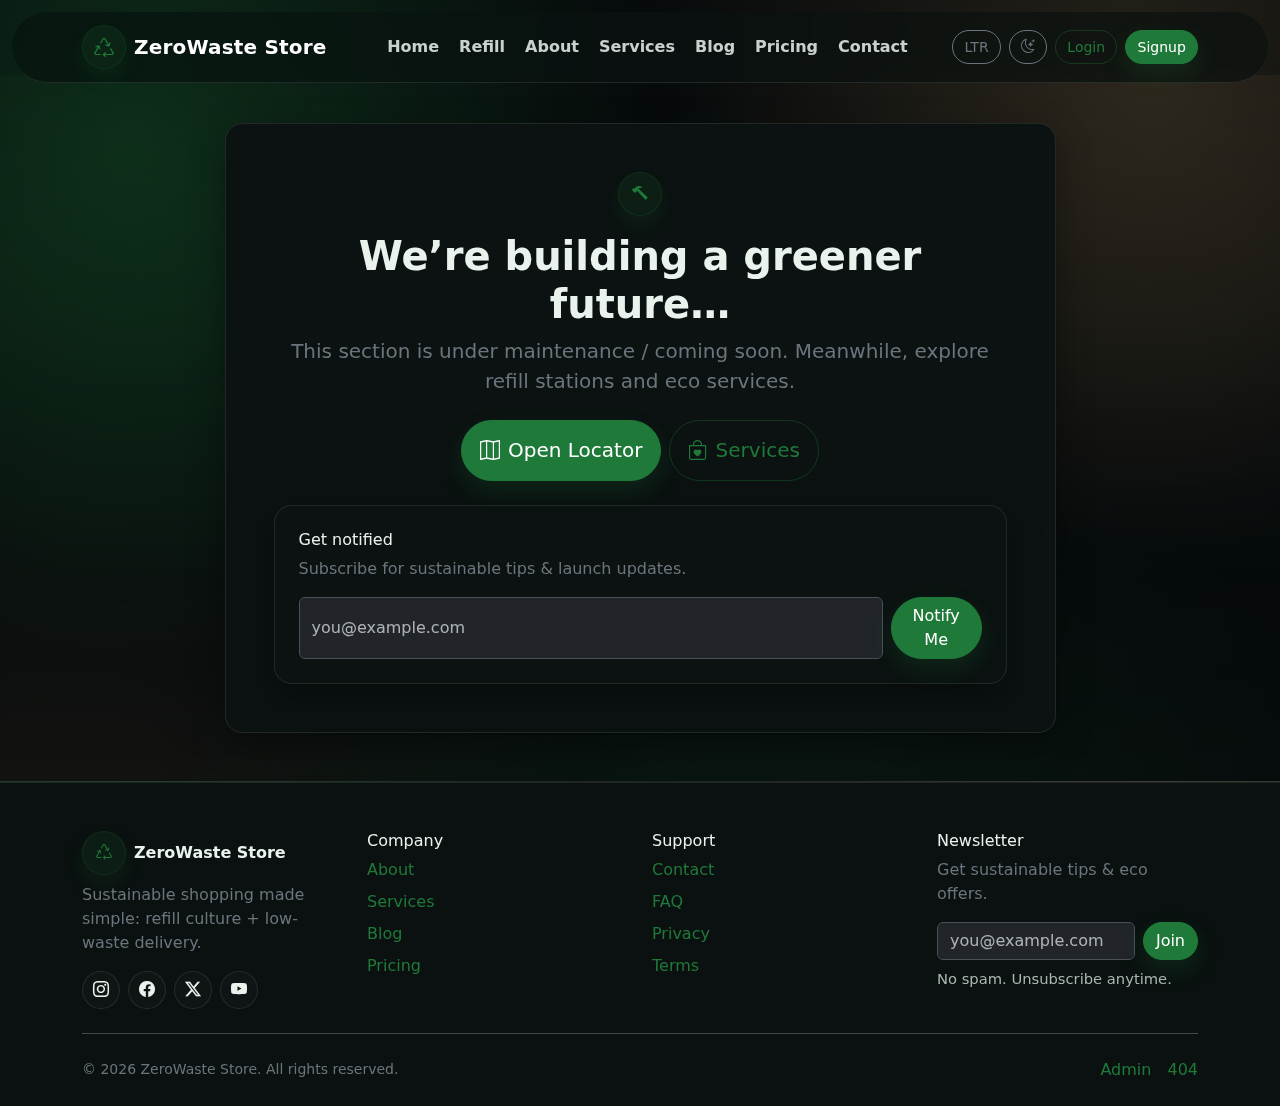
<file: coming-soon.html>
<!doctype html>
<html lang="en" dir="ltr" data-bs-theme="light">

<head>
  <meta charset="utf-8" />
  <meta name="viewport" content="width=device-width, initial-scale=1" />
  <meta name="description" content="Coming soon - ZeroWaste Store." />
  <title>ZeroWaste Store - Coming Soon</title>
  <link rel="icon" href="assets/images/favicon.svg" />
  <link href="https://cdn.jsdelivr.net/npm/bootstrap@5.3.3/dist/css/bootstrap.min.css" rel="stylesheet" />
  <link href="https://cdn.jsdelivr.net/npm/bootstrap-icons@1.11.3/font/bootstrap-icons.min.css" rel="stylesheet" />
  <link href="assets/css/style.css" rel="stylesheet" />
</head>

<body>
  <header class="zw-navbar sticky-top">
    <nav class="navbar navbar-expand-lg">
      <div class="container">
        <a class="navbar-brand d-flex align-items-center gap-2" href="index.html">
          <span class="zw-icon-circle"><i class="bi bi-recycle"></i></span>
          <span class="zw-brand">ZeroWaste Store</span>
        </a>

        <div class="d-flex align-items-center gap-2 order-lg-2">
          <button type="button" class="btn btn-sm btn-outline-secondary d-none d-lg-inline-flex" data-dir-toggle
            aria-label="Toggle direction" data-dir-btn>LTR</button>
          <button type="button" class="btn btn-sm btn-outline-secondary d-none d-lg-inline-flex" data-theme-toggle
            aria-label="Toggle theme">
            <i class="bi bi-sun" data-theme-icon></i>
          </button>

          <a class="btn btn-sm btn-outline-success zw-btn-outline d-none d-lg-inline-flex" href="login.html">Login</a>
          <a class="btn btn-sm btn-success zw-btn d-none d-lg-inline-flex" href="register.html">Signup</a>

          <button class="navbar-toggler" type="button" data-bs-toggle="offcanvas" data-bs-target="#offcanvasNav"
            aria-controls="offcanvasNav" aria-label="Open menu">
            <span class="navbar-toggler-icon"></span>
          </button>
        </div>

        <div class="collapse navbar-collapse order-lg-1" id="navbarNav">
          <ul class="navbar-nav mx-lg-auto gap-lg-1">
            <li class="nav-item"><a class="nav-link" href="index.html">Home</a></li>
            <li class="nav-item"><a class="nav-link" href="home-2.html">Refill</a></li>
            <li class="nav-item"><a class="nav-link" href="about.html">About</a></li>
            <li class="nav-item"><a class="nav-link" href="services.html">Services</a></li>
            <li class="nav-item"><a class="nav-link" href="blog.html">Blog</a></li>
            <li class="nav-item"><a class="nav-link" href="pricing.html">Pricing</a></li>
            <li class="nav-item"><a class="nav-link" href="contact.html">Contact</a></li>
          </ul>
        </div>
      </div>
    </nav>

  </header>

  <div class="offcanvas offcanvas-end" tabindex="-1" id="offcanvasNav" aria-labelledby="offcanvasNavLabel">
    <div class="offcanvas-header">

      <button type="button" class="btn-close" data-bs-dismiss="offcanvas" aria-label="Close"></button>
    </div>
    <div class="offcanvas-body d-flex flex-column">
      <div class="flex-grow-1">
        <div class="d-grid gap-2 mb-3">
          <a class="btn btn-outline-success zw-btn-outline" href="login.html">Login</a>
          <a class="btn btn-success zw-btn" href="register.html">Signup</a>
          <a class="btn btn-outline-secondary" href="dashboard.html"><i class="bi bi-speedometer2 me-1"></i> Admin
            Dashboard</a>
        </div>
        <ul class="navbar-nav">
          <li class="nav-item"><a class="nav-link" href="index.html">Home</a></li>
          <li class="nav-item"><a class="nav-link" href="home-2.html">Refill</a></li>
          <li class="nav-item"><a class="nav-link" href="about.html">About</a></li>
          <li class="nav-item"><a class="nav-link" href="services.html">Services</a></li>
          <li class="nav-item"><a class="nav-link" href="service-details.html">Service Details</a></li>
          <li class="nav-item"><a class="nav-link" href="blog.html">Blog</a></li>
          <li class="nav-item"><a class="nav-link" href="pricing.html">Pricing</a></li>
          <li class="nav-item"><a class="nav-link" href="contact.html">Contact</a></li>
          <li class="nav-item"><a class="nav-link" href="coming-soon.html">Coming Soon</a></li>
        </ul>
      </div>

      <div class="mt-auto pt-3 border-top d-lg-none">
        <div class="d-flex gap-2">
          <button type="button" class="btn btn-outline-secondary w-50" data-dir-toggle aria-label="Toggle direction"
            data-dir-btn>LTR</button>
          <button type="button" class="btn btn-outline-secondary w-50" data-theme-toggle aria-label="Toggle theme">
            <i class="bi bi-sun" data-theme-icon></i>
          </button>
        </div>
      </div>
    </div>
  </div>

  <main>
    <section class="zw-hero py-5">
      <div class="container">
        <div class="row justify-content-center">
          <div class="col-lg-9">
            <div class="zw-card p-4 p-lg-5 text-center">
              <div class="d-flex justify-content-center mb-3">
                <span class="zw-icon-circle"><i class="bi bi-hammer"></i></span>
              </div>
              <h1 class="display-6 fw-bold mb-2">We’re building a greener future…</h1>
              <p class="lead text-secondary mb-4">This section is under maintenance / coming soon. Meanwhile, explore
                refill stations and eco services.</p>
              <div class="d-flex flex-column flex-sm-row justify-content-center gap-2">
                <a class="btn btn-success zw-btn btn-lg" href="home-2.html"><i class="bi bi-map me-2"></i>Open
                  Locator</a>
                <a class="btn btn-outline-success zw-btn-outline btn-lg" href="services.html"><i
                    class="bi bi-bag-heart me-2"></i>Services</a>
              </div>

              <div class="zw-card p-4 mt-4 text-start">
                <h2 class="h6 mb-2">Get notified</h2>
                <p class="text-secondary mb-3">Subscribe for sustainable tips & launch updates.</p>
                <form class="d-flex gap-2" action="#">
                  <label class="visually-hidden" for="soonEmail">Email</label>
                  <input id="soonEmail" class="form-control" type="email" placeholder="you@example.com" />
                  <button class="btn btn-success zw-btn" type="button">Notify Me</button>
                </form>
              </div>

            </div>
          </div>
        </div>
      </div>
    </section>
  </main>

  <footer class="zw-footer pt-5">
    <div class="container">
      <div class="row g-4">
        <div class="col-md-6 col-lg-3">
          <div class="d-flex align-items-center gap-2 mb-2">
            <span class="zw-icon-circle"><i class="bi bi-recycle"></i></span>
            <strong>ZeroWaste Store</strong>
          </div>
          <p class="text-secondary">Sustainable shopping made simple: refill culture + low-waste delivery.</p>
          <div class="zw-social d-flex gap-2">
            <a href="#" aria-label="Instagram"><i class="bi bi-instagram"></i></a>
            <a href="#" aria-label="Facebook"><i class="bi bi-facebook"></i></a>
            <a href="#" aria-label="Twitter"><i class="bi bi-twitter-x"></i></a>
            <a href="#" aria-label="YouTube"><i class="bi bi-youtube"></i></a>
          </div>
        </div>

        <div class="col-md-6 col-lg-3">
          <h3 class="h6">Company</h3>
          <ul class="list-unstyled d-grid gap-2">
            <li><a class="text-decoration-none" href="about.html">About</a></li>
            <li><a class="text-decoration-none" href="services.html">Services</a></li>
            <li><a class="text-decoration-none" href="blog.html">Blog</a></li>
            <li><a class="text-decoration-none" href="pricing.html">Pricing</a></li>
          </ul>
        </div>

        <div class="col-md-6 col-lg-3">
          <h3 class="h6">Support</h3>
          <ul class="list-unstyled d-grid gap-2">
            <li><a class="text-decoration-none" href="contact.html">Contact</a></li>
            <li><a class="text-decoration-none" href="service-details.html">FAQ</a></li>
            <li><a class="text-decoration-none" href="coming-soon.html">Privacy</a></li>
            <li><a class="text-decoration-none" href="coming-soon.html">Terms</a></li>
          </ul>
        </div>

        <div class="col-md-6 col-lg-3">
          <h3 class="h6">Newsletter</h3>
          <p class="text-secondary">Get sustainable tips & eco offers.</p>
          <form class="d-flex gap-2" action="#">
            <label class="visually-hidden" for="newsEmail13">Email</label>
            <input id="newsEmail13" class="form-control" type="email" placeholder="you@example.com" />
            <button class="btn btn-success zw-btn" type="button">Join</button>
          </form>
          <p class="zw-form-hint mt-2 mb-0">No spam. Unsubscribe anytime.</p>
        </div>
      </div>

      <hr class="my-4" />
      <div class="d-flex flex-column flex-md-row justify-content-between align-items-center gap-2 pb-4">
        <small class="text-secondary">© 2026 ZeroWaste Store. All rights reserved.</small>
        <div class="d-flex gap-3">
          <a class="text-decoration-none" href="dashboard.html">Admin</a>
          <a class="text-decoration-none" href="404.html">404</a>
        </div>
      </div>
    </div>
  </footer>

  <button class="btn btn-success zw-btn zw-backtotop" type="button" aria-label="Back to top" data-back-to-top>
    <i class="bi bi-arrow-up"></i>
  </button>

  <script src="https://cdn.jsdelivr.net/npm/bootstrap@5.3.3/dist/js/bootstrap.bundle.min.js"></script>
  <script src="assets/js/main.js"></script>
</body>

</html>
</file>
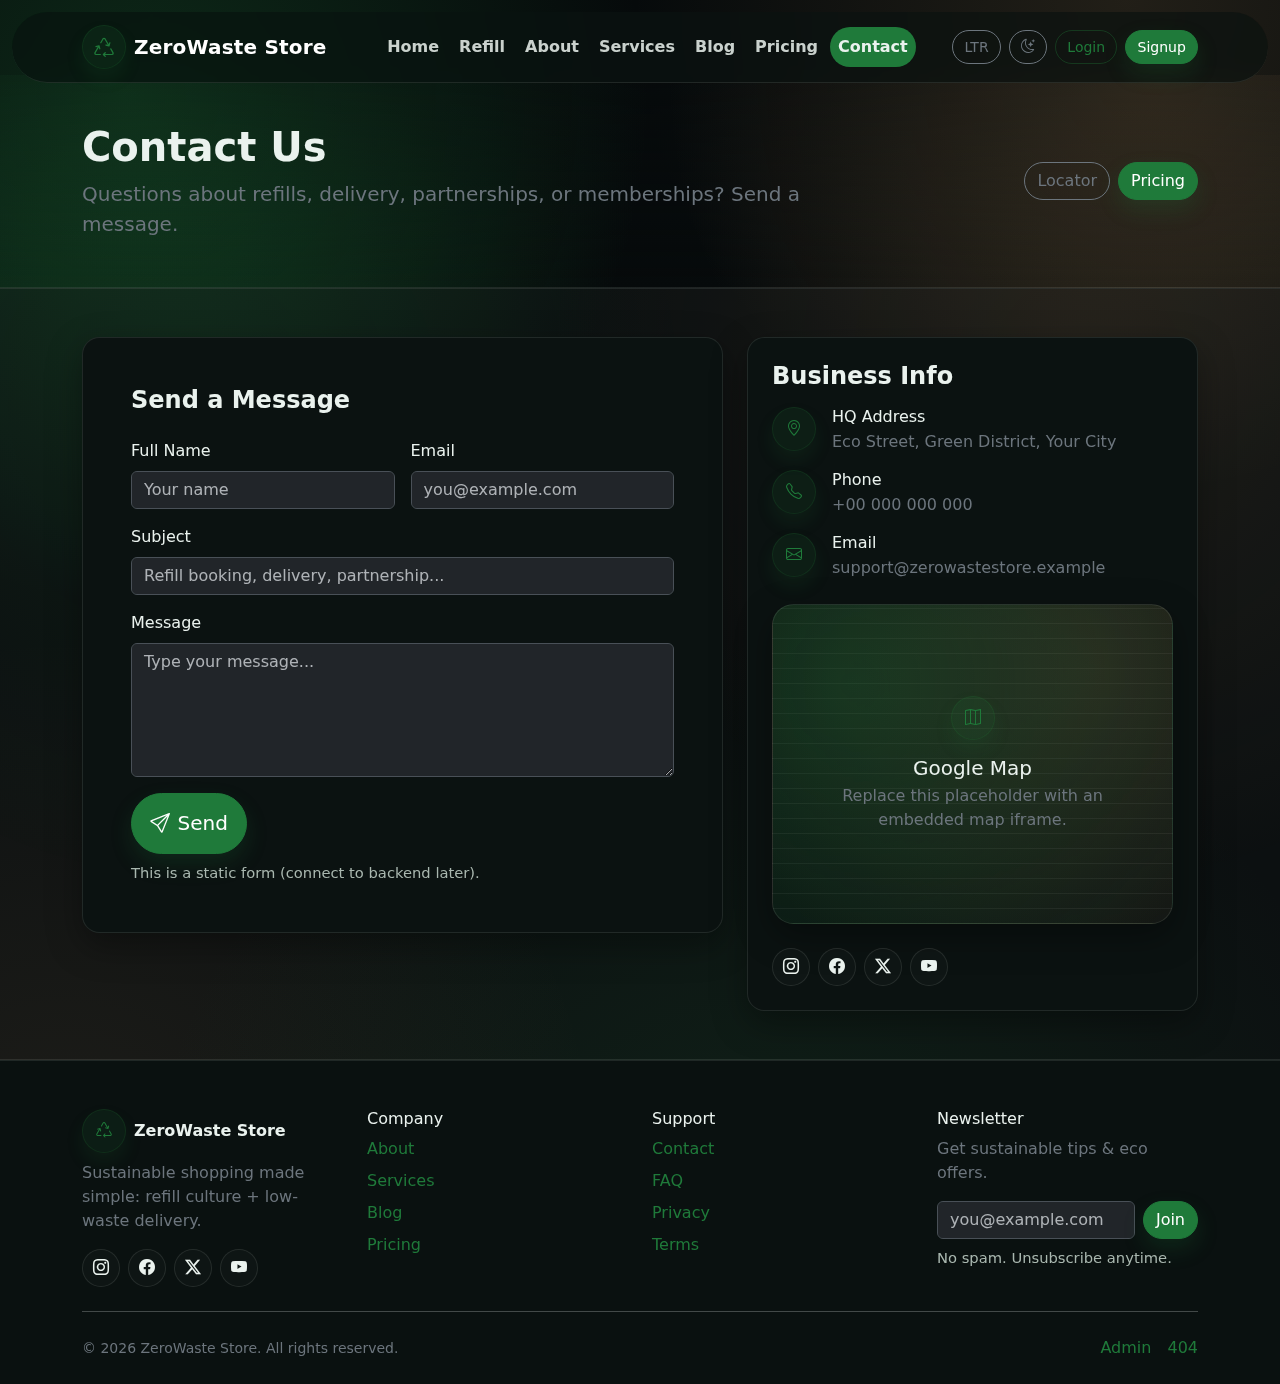
<file: contact.html>
<!doctype html>
<html lang="en" dir="ltr" data-bs-theme="light">

<head>
  <meta charset="utf-8" />
  <meta name="viewport" content="width=device-width, initial-scale=1" />
  <meta name="description"
    content="Contact ZeroWaste Store for refill partnerships, support, and eco delivery questions." />
  <title>ZeroWaste Store - Contact</title>
  <link rel="icon" href="assets/images/favicon.svg" />
  <link href="https://cdn.jsdelivr.net/npm/bootstrap@5.3.3/dist/css/bootstrap.min.css" rel="stylesheet" />
  <link href="https://cdn.jsdelivr.net/npm/bootstrap-icons@1.11.3/font/bootstrap-icons.min.css" rel="stylesheet" />
  <link href="assets/css/style.css" rel="stylesheet" />
</head>

<body>
  <header class="zw-navbar sticky-top">
    <nav class="navbar navbar-expand-lg">
      <div class="container">
        <a class="navbar-brand d-flex align-items-center gap-2" href="index.html">
          <span class="zw-icon-circle"><i class="bi bi-recycle"></i></span>
          <span class="zw-brand">ZeroWaste Store</span>
        </a>

        <div class="d-flex align-items-center gap-2 order-lg-2">
          <button type="button" class="btn btn-sm btn-outline-secondary d-none d-lg-inline-flex" data-dir-toggle
            aria-label="Toggle direction" data-dir-btn>LTR</button>
          <button type="button" class="btn btn-sm btn-outline-secondary d-none d-lg-inline-flex" data-theme-toggle
            aria-label="Toggle theme">
            <i class="bi bi-sun" data-theme-icon></i>
          </button>

          <a class="btn btn-sm btn-outline-success zw-btn-outline d-none d-lg-inline-flex" href="login.html">Login</a>
          <a class="btn btn-sm btn-success zw-btn d-none d-lg-inline-flex" href="register.html">Signup</a>

          <button class="navbar-toggler" type="button" data-bs-toggle="offcanvas" data-bs-target="#offcanvasNav"
            aria-controls="offcanvasNav" aria-label="Open menu">
            <span class="navbar-toggler-icon"></span>
          </button>
        </div>

        <div class="collapse navbar-collapse order-lg-1" id="navbarNav">
          <ul class="navbar-nav mx-lg-auto gap-lg-1">
            <li class="nav-item"><a class="nav-link" href="index.html">Home</a></li>
            <li class="nav-item"><a class="nav-link" href="home-2.html">Refill</a></li>
            <li class="nav-item"><a class="nav-link" href="about.html">About</a></li>
            <li class="nav-item"><a class="nav-link" href="services.html">Services</a></li>
            <li class="nav-item"><a class="nav-link" href="blog.html">Blog</a></li>
            <li class="nav-item"><a class="nav-link" href="pricing.html">Pricing</a></li>
            <li class="nav-item"><a class="nav-link active" href="contact.html">Contact</a></li>
          </ul>
        </div>
      </div>
    </nav>

  </header>

  <div class="offcanvas offcanvas-end" tabindex="-1" id="offcanvasNav" aria-labelledby="offcanvasNavLabel">
    <div class="offcanvas-header">

      <button type="button" class="btn-close" data-bs-dismiss="offcanvas" aria-label="Close"></button>
    </div>
    <div class="offcanvas-body d-flex flex-column">
      <div class="flex-grow-1">
        <div class="d-grid gap-2 mb-3">
          <a class="btn btn-outline-success zw-btn-outline" href="login.html">Login</a>
          <a class="btn btn-success zw-btn" href="register.html">Signup</a>
          <a class="btn btn-outline-secondary" href="dashboard.html"><i class="bi bi-speedometer2 me-1"></i> Admin
            Dashboard</a>
        </div>
        <ul class="navbar-nav">
          <li class="nav-item"><a class="nav-link" href="index.html">Home</a></li>
          <li class="nav-item"><a class="nav-link" href="home-2.html">Refill</a></li>
          <li class="nav-item"><a class="nav-link" href="about.html">About</a></li>
          <li class="nav-item"><a class="nav-link" href="services.html">Services</a></li>
          <li class="nav-item"><a class="nav-link" href="service-details.html">Service Details</a></li>
          <li class="nav-item"><a class="nav-link" href="blog.html">Blog</a></li>
          <li class="nav-item"><a class="nav-link" href="pricing.html">Pricing</a></li>
          <li class="nav-item"><a class="nav-link" href="contact.html">Contact</a></li>
          <li class="nav-item"><a class="nav-link" href="coming-soon.html">Coming Soon</a></li>
        </ul>
      </div>

      <div class="mt-auto pt-3 border-top d-lg-none">
        <div class="d-flex gap-2">
          <button type="button" class="btn btn-outline-secondary w-50" data-dir-toggle aria-label="Toggle direction"
            data-dir-btn>LTR</button>
          <button type="button" class="btn btn-outline-secondary w-50" data-theme-toggle aria-label="Toggle theme">
            <i class="bi bi-sun" data-theme-icon></i>
          </button>
        </div>
      </div>
    </div>
  </div>

  <main>
    <section class="zw-hero py-5">
      <div class="container">
        <div class="row g-4 align-items-center">
          <div class="col-lg-8">
            <h1 class="display-6 fw-bold mb-2">Contact Us</h1>
            <p class="lead text-secondary mb-0">Questions about refills, delivery, partnerships, or memberships? Send a
              message.</p>
          </div>
          <div class="col-lg-4 text-lg-end">
            <div class="d-flex gap-2 justify-content-lg-end">
              <a class="btn btn-outline-secondary" href="home-2.html">Locator</a>
              <a class="btn btn-success zw-btn" href="pricing.html">Pricing</a>
            </div>
          </div>
        </div>
      </div>
    </section>

    <section class="py-5">
      <div class="container">
        <div class="row g-4">
          <div class="col-lg-7">
            <div class="zw-card p-4 p-lg-5">
              <h2 class="h4 zw-section-title">Send a Message</h2>
              <form class="row g-3 mt-1" action="#">
                <div class="col-md-6">
                  <label class="form-label" for="name">Full Name</label>
                  <input id="name" class="form-control" placeholder="Your name" />
                </div>
                <div class="col-md-6">
                  <label class="form-label" for="email">Email</label>
                  <input id="email" type="email" class="form-control" placeholder="you@example.com" />
                </div>
                <div class="col-12">
                  <label class="form-label" for="subject">Subject</label>
                  <input id="subject" class="form-control" placeholder="Refill booking, delivery, partnership..." />
                </div>
                <div class="col-12">
                  <label class="form-label" for="message">Message</label>
                  <textarea id="message" class="form-control" rows="5" placeholder="Type your message..."></textarea>
                </div>
                <div class="col-12">
                  <button type="button" class="btn btn-success zw-btn btn-lg"><i
                      class="bi bi-send me-2"></i>Send</button>
                  <p class="zw-form-hint mt-2 mb-0">This is a static form (connect to backend later).</p>
                </div>
              </form>
            </div>
          </div>

          <div class="col-lg-5">
            <div class="zw-card p-4 h-100">
              <h2 class="h4 zw-section-title">Business Info</h2>
              <div class="d-grid gap-3 mt-3">
                <div class="d-flex gap-3">
                  <span class="zw-icon-circle"><i class="bi bi-geo-alt"></i></span>
                  <div>
                    <h3 class="h6 mb-1">HQ Address</h3>
                    <p class="text-secondary mb-0">Eco Street, Green District, Your City</p>
                  </div>
                </div>
                <div class="d-flex gap-3">
                  <span class="zw-icon-circle"><i class="bi bi-telephone"></i></span>
                  <div>
                    <h3 class="h6 mb-1">Phone</h3>
                    <p class="text-secondary mb-0">+00 000 000 000</p>
                  </div>
                </div>
                <div class="d-flex gap-3">
                  <span class="zw-icon-circle"><i class="bi bi-envelope"></i></span>
                  <div>
                    <h3 class="h6 mb-1">Email</h3>
                    <p class="text-secondary mb-0">support@zerowastestore.example</p>
                  </div>
                </div>
              </div>

              <div class="zw-map-placeholder mt-4 d-flex align-items-center justify-content-center">
                <div class="text-center p-4">
                  <div class="zw-icon-circle mx-auto mb-3"><i class="bi bi-map"></i></div>
                  <h5 class="mb-1">Google Map</h5>
                  <p class="text-secondary mb-0">Replace this placeholder with an embedded map iframe.</p>
                </div>
              </div>

              <div class="zw-social d-flex gap-2 mt-4">
                <a href="#" aria-label="Instagram"><i class="bi bi-instagram"></i></a>
                <a href="#" aria-label="Facebook"><i class="bi bi-facebook"></i></a>
                <a href="#" aria-label="Twitter"><i class="bi bi-twitter-x"></i></a>
                <a href="#" aria-label="YouTube"><i class="bi bi-youtube"></i></a>
              </div>
            </div>
          </div>
        </div>
      </div>
    </section>
  </main>

  <footer class="zw-footer pt-5">
    <div class="container">
      <div class="row g-4">
        <div class="col-md-6 col-lg-3">
          <div class="d-flex align-items-center gap-2 mb-2">
            <span class="zw-icon-circle"><i class="bi bi-recycle"></i></span>
            <strong>ZeroWaste Store</strong>
          </div>
          <p class="text-secondary">Sustainable shopping made simple: refill culture + low-waste delivery.</p>
          <div class="zw-social d-flex gap-2">
            <a href="#" aria-label="Instagram"><i class="bi bi-instagram"></i></a>
            <a href="#" aria-label="Facebook"><i class="bi bi-facebook"></i></a>
            <a href="#" aria-label="Twitter"><i class="bi bi-twitter-x"></i></a>
            <a href="#" aria-label="YouTube"><i class="bi bi-youtube"></i></a>
          </div>
        </div>

        <div class="col-md-6 col-lg-3">
          <h3 class="h6">Company</h3>
          <ul class="list-unstyled d-grid gap-2">
            <li><a class="text-decoration-none" href="about.html">About</a></li>
            <li><a class="text-decoration-none" href="services.html">Services</a></li>
            <li><a class="text-decoration-none" href="blog.html">Blog</a></li>
            <li><a class="text-decoration-none" href="pricing.html">Pricing</a></li>
          </ul>
        </div>

        <div class="col-md-6 col-lg-3">
          <h3 class="h6">Support</h3>
          <ul class="list-unstyled d-grid gap-2">
            <li><a class="text-decoration-none" href="contact.html">Contact</a></li>
            <li><a class="text-decoration-none" href="service-details.html">FAQ</a></li>
            <li><a class="text-decoration-none" href="coming-soon.html">Privacy</a></li>
            <li><a class="text-decoration-none" href="coming-soon.html">Terms</a></li>
          </ul>
        </div>

        <div class="col-md-6 col-lg-3">
          <h3 class="h6">Newsletter</h3>
          <p class="text-secondary">Get sustainable tips & eco offers.</p>
          <form class="d-flex gap-2" action="#">
            <label class="visually-hidden" for="newsEmail9">Email</label>
            <input id="newsEmail9" class="form-control" type="email" placeholder="you@example.com" />
            <button class="btn btn-success zw-btn" type="button">Join</button>
          </form>
          <p class="zw-form-hint mt-2 mb-0">No spam. Unsubscribe anytime.</p>
        </div>
      </div>

      <hr class="my-4" />
      <div class="d-flex flex-column flex-md-row justify-content-between align-items-center gap-2 pb-4">
        <small class="text-secondary">© 2026 ZeroWaste Store. All rights reserved.</small>
        <div class="d-flex gap-3">
          <a class="text-decoration-none" href="dashboard.html">Admin</a>
          <a class="text-decoration-none" href="404.html">404</a>
        </div>
      </div>
    </div>
  </footer>

  <button class="btn btn-success zw-btn zw-backtotop" type="button" aria-label="Back to top" data-back-to-top>
    <i class="bi bi-arrow-up"></i>
  </button>

  <script src="https://cdn.jsdelivr.net/npm/bootstrap@5.3.3/dist/js/bootstrap.bundle.min.js"></script>
  <script src="assets/js/main.js"></script>
</body>

</html>
</file>
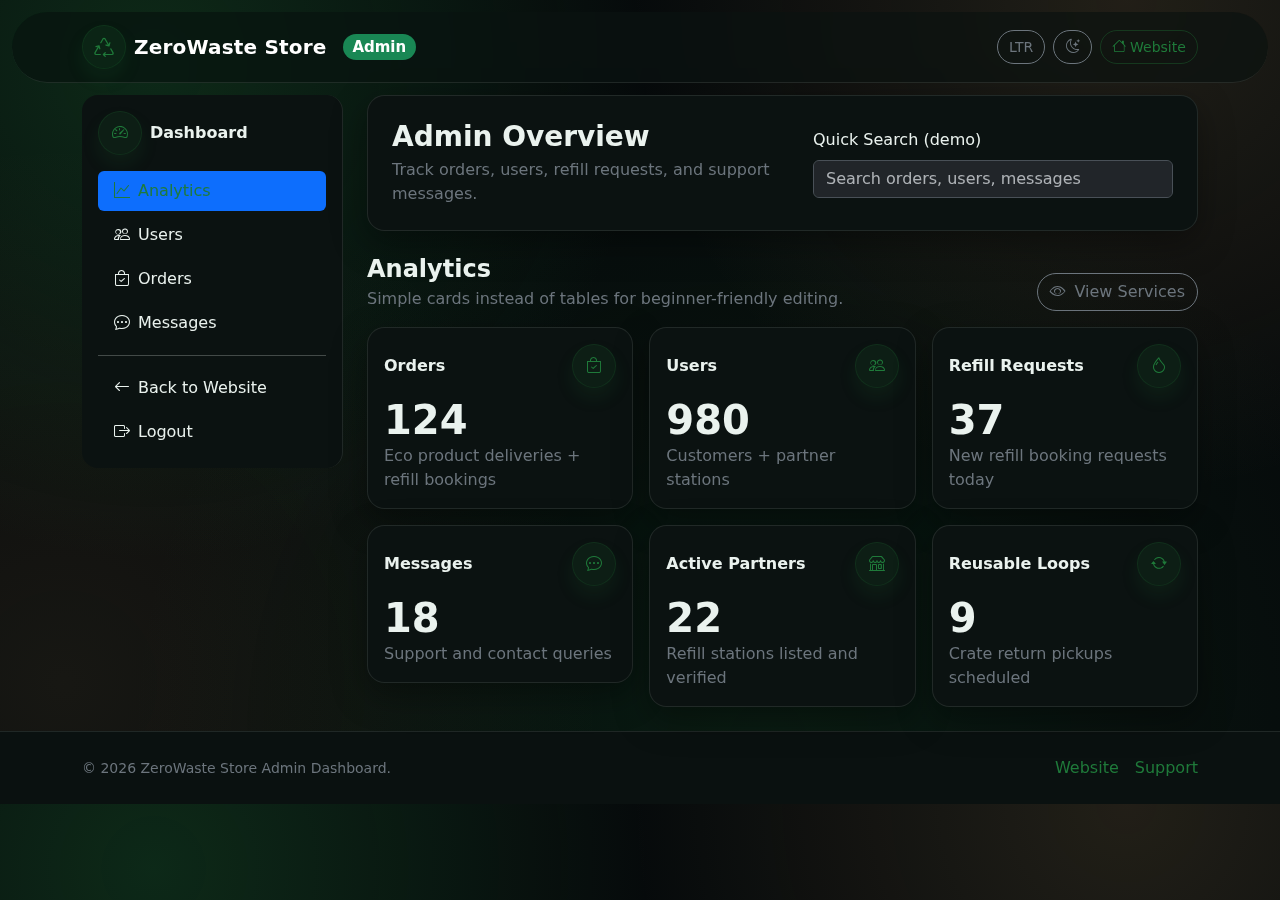
<file: dashboard.html>
<!doctype html>
<html lang="en" dir="ltr" data-bs-theme="light">

<head>
  <meta charset="utf-8" />
  <meta name="viewport" content="width=device-width, initial-scale=1" />
  <meta name="description"
    content="ZeroWaste Store admin dashboard for orders, users, refill requests, and messages." />
  <title>ZeroWaste Store - Admin Dashboard</title>
  <link rel="icon" href="assets/images/favicon.svg" />
  <link href="https://cdn.jsdelivr.net/npm/bootstrap@5.3.3/dist/css/bootstrap.min.css" rel="stylesheet" />
  <link href="https://cdn.jsdelivr.net/npm/bootstrap-icons@1.11.3/font/bootstrap-icons.min.css" rel="stylesheet" />
  <link href="assets/css/style.css" rel="stylesheet" />
</head>

<body>
  <header class="zw-navbar sticky-top">
    <nav class="navbar navbar-expand-lg">
      <div class="container">
        <a class="navbar-brand d-flex align-items-center gap-2" href="index.html">
          <span class="zw-icon-circle"><i class="bi bi-recycle"></i></span>
          <span class="zw-brand">ZeroWaste Store</span>
          <span class="badge rounded-pill text-bg-success ms-2">Admin</span>
        </a>

        <div class="d-flex align-items-center gap-2">
          <button type="button" class="btn btn-sm btn-outline-secondary d-none d-lg-inline-flex" data-dir-toggle
            aria-label="Toggle direction" data-dir-btn>LTR</button>
          <button type="button" class="btn btn-sm btn-outline-secondary d-none d-lg-inline-flex" data-theme-toggle
            aria-label="Toggle theme">
            <i class="bi bi-sun" data-theme-icon></i>
          </button>

          <a class="btn btn-sm btn-outline-success zw-btn-outline d-none d-md-inline-flex" href="index.html"><i
              class="bi bi-house me-1"></i>Website</a>
          <button class="btn btn-sm btn-success zw-btn d-lg-none" type="button" data-bs-toggle="offcanvas"
            data-bs-target="#dashMenu" aria-controls="dashMenu">
            <i class="bi bi-list"></i>
          </button>
        </div>
      </div>
    </nav>
  </header>

  <main class="py-4">
    <div class="container">
      <div class="row g-4">
        <div class="col-lg-3">
          <div class="zw-side rounded-4 p-3 d-none d-lg-block">
            <div class="d-flex align-items-center gap-2 mb-3">
              <span class="zw-icon-circle"><i class="bi bi-speedometer2"></i></span>
              <strong>Dashboard</strong>
            </div>

            <nav class="nav nav-pills flex-column gap-1">
              <a class="nav-link" href="#analytics" data-dash-link="analytics"><i
                  class="bi bi-graph-up me-2"></i>Analytics</a>
              <a class="nav-link" href="#users" data-dash-link="users"><i class="bi bi-people me-2"></i>Users</a>
              <a class="nav-link" href="#orders" data-dash-link="orders"><i class="bi bi-bag-check me-2"></i>Orders</a>
              <a class="nav-link" href="#messages" data-dash-link="messages"><i
                  class="bi bi-chat-dots me-2"></i>Messages</a>
              <hr class="my-2" />
              <a class="nav-link" href="index.html"><i class="bi bi-arrow-left me-2"></i>Back to Website</a>
              <a class="nav-link" href="login.html"><i class="bi bi-box-arrow-right me-2"></i>Logout</a>
            </nav>
          </div>

          <div class="offcanvas offcanvas-start" tabindex="-1" id="dashMenu" aria-labelledby="dashMenuLabel">
            <div class="offcanvas-header">
              <h5 class="offcanvas-title" id="dashMenuLabel">Admin Menu</h5>
              <button type="button" class="btn-close" data-bs-dismiss="offcanvas" aria-label="Close"></button>
            </div>
            <div class="offcanvas-body d-flex flex-column">
              <nav class="nav nav-pills flex-column gap-1 flex-grow-1">
                <a class="nav-link" href="#analytics" data-dash-link="analytics" data-bs-dismiss="offcanvas"><i
                    class="bi bi-graph-up me-2"></i>Analytics</a>
                <a class="nav-link" href="#users" data-dash-link="users" data-bs-dismiss="offcanvas"><i
                    class="bi bi-people me-2"></i>Users</a>
                <a class="nav-link" href="#orders" data-dash-link="orders" data-bs-dismiss="offcanvas"><i
                    class="bi bi-bag-check me-2"></i>Orders</a>
                <a class="nav-link" href="#messages" data-dash-link="messages" data-bs-dismiss="offcanvas"><i
                    class="bi bi-chat-dots me-2"></i>Messages</a>
                <hr class="my-2" />
                <a class="nav-link" href="index.html"><i class="bi bi-house me-2"></i>Website</a>
                <a class="nav-link" href="login.html"><i class="bi bi-box-arrow-right me-2"></i>Logout</a>
              </nav>

              <div class="mt-auto pt-3 border-top d-lg-none">
                <div class="d-flex gap-2">
                  <button type="button" class="btn btn-outline-secondary w-50" data-dir-toggle
                    aria-label="Toggle direction" data-dir-btn>LTR</button>
                  <button type="button" class="btn btn-outline-secondary w-50" data-theme-toggle
                    aria-label="Toggle theme">
                    <i class="bi bi-sun" data-theme-icon></i>
                  </button>
                </div>
              </div>
            </div>
          </div>
        </div>

        <div class="col-lg-9">
          <div class="zw-card p-4">
            <div
              class="d-flex flex-column flex-md-row justify-content-between align-items-start align-items-md-center gap-3">
              <div>
                <h1 class="h3 zw-section-title mb-1">Admin Overview</h1>
                <p class="text-secondary mb-0">Track orders, users, refill requests, and support messages.</p>
              </div>
              <div class="w-100 w-md-auto" style="max-width:360px;">
                <label class="form-label" for="dashSearch">Quick Search (demo)</label>
                <input id="dashSearch" class="form-control" placeholder="Search orders, users, messages"
                  data-dash-search />
              </div>
            </div>
          </div>

          <section class="mt-4" data-dash-panel="analytics" id="analytics">
            <div class="d-flex align-items-end justify-content-between flex-wrap gap-2 mb-3">
              <div>
                <h2 class="h4 zw-section-title mb-1">Analytics</h2>
                <p class="text-secondary mb-0">Simple cards instead of tables for beginner-friendly editing.</p>
              </div>
              <a class="btn btn-outline-secondary" href="services.html"><i class="bi bi-eye me-2"></i>View Services</a>
            </div>

            <div class="row g-3">
              <div class="col-md-6 col-lg-4" data-dash-item data-haystack="orders analytics 124">
                <div class="zw-stat">
                  <div class="d-flex justify-content-between align-items-center">
                    <strong>Orders</strong>
                    <span class="zw-icon-circle"><i class="bi bi-bag-check"></i></span>
                  </div>
                  <div class="display-6 fw-bold mt-2">124</div>
                  <div class="text-secondary">Eco product deliveries + refill bookings</div>
                </div>
              </div>
              <div class="col-md-6 col-lg-4" data-dash-item data-haystack="users analytics 980">
                <div class="zw-stat">
                  <div class="d-flex justify-content-between align-items-center">
                    <strong>Users</strong>
                    <span class="zw-icon-circle"><i class="bi bi-people"></i></span>
                  </div>
                  <div class="display-6 fw-bold mt-2">980</div>
                  <div class="text-secondary">Customers + partner stations</div>
                </div>
              </div>
              <div class="col-md-6 col-lg-4" data-dash-item data-haystack="refill requests analytics 37">
                <div class="zw-stat">
                  <div class="d-flex justify-content-between align-items-center">
                    <strong>Refill Requests</strong>
                    <span class="zw-icon-circle"><i class="bi bi-droplet"></i></span>
                  </div>
                  <div class="display-6 fw-bold mt-2">37</div>
                  <div class="text-secondary">New refill booking requests today</div>
                </div>
              </div>

              <div class="col-md-6 col-lg-4" data-dash-item data-haystack="messages analytics 18">
                <div class="zw-stat">
                  <div class="d-flex justify-content-between align-items-center">
                    <strong>Messages</strong>
                    <span class="zw-icon-circle"><i class="bi bi-chat-dots"></i></span>
                  </div>
                  <div class="display-6 fw-bold mt-2">18</div>
                  <div class="text-secondary">Support and contact queries</div>
                </div>
              </div>
              <div class="col-md-6 col-lg-4" data-dash-item data-haystack="partners analytics 22">
                <div class="zw-stat">
                  <div class="d-flex justify-content-between align-items-center">
                    <strong>Active Partners</strong>
                    <span class="zw-icon-circle"><i class="bi bi-shop"></i></span>
                  </div>
                  <div class="display-6 fw-bold mt-2">22</div>
                  <div class="text-secondary">Refill stations listed and verified</div>
                </div>
              </div>
              <div class="col-md-6 col-lg-4" data-dash-item data-haystack="delivery loops analytics 9">
                <div class="zw-stat">
                  <div class="d-flex justify-content-between align-items-center">
                    <strong>Reusable Loops</strong>
                    <span class="zw-icon-circle"><i class="bi bi-arrow-repeat"></i></span>
                  </div>
                  <div class="display-6 fw-bold mt-2">9</div>
                  <div class="text-secondary">Crate return pickups scheduled</div>
                </div>
              </div>

              <div class="col-12" data-dash-empty style="display:none;">
                <div class="zw-empty">No dashboard items match your search.</div>
              </div>
            </div>
          </section>

          <section class="mt-5" data-dash-panel="users" id="users" style="display:none;">
            <div class="d-flex align-items-end justify-content-between flex-wrap gap-2 mb-3">
              <div>
                <h2 class="h4 zw-section-title mb-1">Users</h2>
                <p class="text-secondary mb-0">Customers and partner refill stations (cards).</p>
              </div>
              <a class="btn btn-success zw-btn" href="register.html"><i class="bi bi-person-plus me-2"></i>Add User
                (Demo)</a>
            </div>

            <div class="row g-3">
              <div class="col-md-6" data-dash-item data-haystack="customer aanya premium">
                <div class="zw-card p-4 h-100">
                  <div class="d-flex justify-content-between align-items-start gap-3">
                    <div>
                      <h3 class="h6 mb-1">Aanya</h3>
                      <p class="text-secondary mb-2">Customer • Plus plan</p>
                    </div>
                    <span class="badge rounded-pill zw-badge-secondary">Active</span>
                  </div>
                  <div class="d-grid gap-2">
                    <div class="d-flex justify-content-between"><span class="text-secondary">Saved
                        stations</span><strong>4</strong></div>
                    <div class="d-flex justify-content-between"><span
                        class="text-secondary">Orders</span><strong>12</strong></div>
                  </div>
                </div>
              </div>

              <div class="col-md-6" data-dash-item data-haystack="customer rahul family">
                <div class="zw-card p-4 h-100">
                  <div class="d-flex justify-content-between align-items-start gap-3">
                    <div>
                      <h3 class="h6 mb-1">Rahul</h3>
                      <p class="text-secondary mb-2">Customer • Family plan</p>
                    </div>
                    <span class="badge rounded-pill zw-badge-secondary">Active</span>
                  </div>
                  <div class="d-grid gap-2">
                    <div class="d-flex justify-content-between"><span class="text-secondary">Saved
                        stations</span><strong>2</strong></div>
                    <div class="d-flex justify-content-between"><span
                        class="text-secondary">Orders</span><strong>19</strong></div>
                  </div>
                </div>
              </div>

              <div class="col-md-6" data-dash-item data-haystack="partner Green Bottle Refill station liquids">
                <div class="zw-card p-4 h-100">
                  <div class="d-flex justify-content-between align-items-start gap-3">
                    <div>
                      <h3 class="h6 mb-1">Green Bottle Refill</h3>
                      <p class="text-secondary mb-2">Partner Station • Liquids</p>
                    </div>
                    <span class="badge rounded-pill zw-badge-secondary">Verified</span>
                  </div>
                  <div class="d-grid gap-2">
                    <div class="d-flex justify-content-between"><span
                        class="text-secondary">Bookings</span><strong>31</strong></div>
                    <div class="d-flex justify-content-between"><span
                        class="text-secondary">Rating</span><strong>4.8</strong></div>
                  </div>
                </div>
              </div>

              <div class="col-md-6" data-dash-item data-haystack="partner Bulk Pantry Hub station grains">
                <div class="zw-card p-4 h-100">
                  <div class="d-flex justify-content-between align-items-start gap-3">
                    <div>
                      <h3 class="h6 mb-1">Bulk Pantry Hub</h3>
                      <p class="text-secondary mb-2">Partner Station • Grains</p>
                    </div>
                    <span class="badge rounded-pill zw-badge-secondary">Verified</span>
                  </div>
                  <div class="d-grid gap-2">
                    <div class="d-flex justify-content-between"><span
                        class="text-secondary">Bookings</span><strong>18</strong></div>
                    <div class="d-flex justify-content-between"><span
                        class="text-secondary">Rating</span><strong>4.6</strong></div>
                  </div>
                </div>
              </div>

              <div class="col-12" data-dash-empty style="display:none;">
                <div class="zw-empty">No users match your search.</div>
              </div>
            </div>
          </section>

          <section class="mt-5" data-dash-panel="orders" id="orders" style="display:none;">
            <div class="d-flex align-items-end justify-content-between flex-wrap gap-2 mb-3">
              <div>
                <h2 class="h4 zw-section-title mb-1">Orders</h2>
                <p class="text-secondary mb-0">Product deliveries and refill bookings (lists).</p>
              </div>
              <a class="btn btn-outline-secondary" href="pricing.html"><i class="bi bi-tags me-2"></i>Pricing</a>
            </div>

            <div class="zw-card p-4">
              <div class="d-grid gap-3">
                <div class="zw-card p-3" data-dash-item data-haystack="order #ZW-1203 delivery reusable crate pending">
                  <div class="d-flex justify-content-between align-items-start gap-3">
                    <div>
                      <strong>Order #ZW-1203</strong>
                      <div class="text-secondary">Eco delivery • Reusable crate</div>
                    </div>
                    <span class="badge rounded-pill zw-badge-secondary">Pending</span>
                  </div>
                  <div class="d-flex flex-wrap gap-2 mt-2">
                    <span class="badge text-bg-light border">Bamboo toothbrush</span>
                    <span class="badge text-bg-light border">Refill soap pods</span>
                  </div>
                </div>

                <div class="zw-card p-3" data-dash-item data-haystack="order #ZW-1204 refill booking liquids confirmed">
                  <div class="d-flex justify-content-between align-items-start gap-3">
                    <div>
                      <strong>Booking #ZW-1204</strong>
                      <div class="text-secondary">Refill booking • Liquids</div>
                    </div>
                    <span class="badge rounded-pill zw-badge-secondary">Confirmed</span>
                  </div>
                  <div class="d-flex flex-wrap gap-2 mt-2">
                    <span class="badge text-bg-light border">Shampoo 500ml</span>
                    <span class="badge text-bg-light border">Dish soap 300ml</span>
                  </div>
                </div>

                <div class="zw-card p-3" data-dash-item data-haystack="order #ZW-1205 delivery paper wrap delivered">
                  <div class="d-flex justify-content-between align-items-start gap-3">
                    <div>
                      <strong>Order #ZW-1205</strong>
                      <div class="text-secondary">Eco delivery • Paper wrap</div>
                    </div>
                    <span class="badge rounded-pill zw-badge-secondary">Delivered</span>
                  </div>
                  <div class="d-flex flex-wrap gap-2 mt-2">
                    <span class="badge text-bg-light border">Reusable produce bag</span>
                    <span class="badge text-bg-light border">Bulk oats 1kg</span>
                  </div>
                </div>

                <div data-dash-empty style="display:none;">
                  <div class="zw-empty">No orders match your search.</div>
                </div>
              </div>
            </div>
          </section>

          <section class="mt-5" data-dash-panel="messages" id="messages" style="display:none;">
            <div class="d-flex align-items-end justify-content-between flex-wrap gap-2 mb-3">
              <div>
                <h2 class="h4 zw-section-title mb-1">Messages</h2>
                <p class="text-secondary mb-0">Contact and support queries (cards).</p>
              </div>
              <a class="btn btn-outline-secondary" href="contact.html"><i class="bi bi-envelope me-2"></i>Contact
                Page</a>
            </div>

            <div class="row g-3">
              <div class="col-md-6" data-dash-item data-haystack="message partnership request refill station">
                <div class="zw-card p-4 h-100">
                  <div class="d-flex justify-content-between align-items-start gap-3">
                    <div>
                      <h3 class="h6 mb-1">Partnership request</h3>
                      <p class="text-secondary mb-2">"We want to list our refill station."</p>
                    </div>
                    <span class="badge rounded-pill zw-badge-secondary">New</span>
                  </div>
                  <div class="text-secondary">From: eco.partner@example</div>
                  <div class="mt-3 d-flex flex-wrap gap-2">
                    <button class="btn btn-sm btn-success zw-btn" type="button">Reply</button>
                    <button class="btn btn-sm btn-outline-secondary" type="button">Mark done</button>
                  </div>
                </div>
              </div>

              <div class="col-md-6" data-dash-item data-haystack="message delivery crate return question">
                <div class="zw-card p-4 h-100">
                  <div class="d-flex justify-content-between align-items-start gap-3">
                    <div>
                      <h3 class="h6 mb-1">Crate return question</h3>
                      <p class="text-secondary mb-2">"How do I return my delivery crate?"</p>
                    </div>
                    <span class="badge rounded-pill zw-badge-secondary">Open</span>
                  </div>
                  <div class="text-secondary">From: customer.help@example</div>
                  <div class="mt-3 d-flex flex-wrap gap-2">
                    <button class="btn btn-sm btn-success zw-btn" type="button">Reply</button>
                    <button class="btn btn-sm btn-outline-secondary" type="button">Mark done</button>
                  </div>
                </div>
              </div>

              <div class="col-md-6" data-dash-item data-haystack="message refill pricing question">
                <div class="zw-card p-4 h-100">
                  <div class="d-flex justify-content-between align-items-start gap-3">
                    <div>
                      <h3 class="h6 mb-1">Refill pricing</h3>
                      <p class="text-secondary mb-2">"Is pricing based on weight or volume?"</p>
                    </div>
                    <span class="badge rounded-pill zw-badge-secondary">Open</span>
                  </div>
                  <div class="text-secondary">From: new.user@example</div>
                  <div class="mt-3 d-flex flex-wrap gap-2">
                    <button class="btn btn-sm btn-success zw-btn" type="button">Reply</button>
                    <button class="btn btn-sm btn-outline-secondary" type="button">Mark done</button>
                  </div>
                </div>
              </div>

              <div class="col-md-6" data-dash-item data-haystack="message bulk ordering quote request">
                <div class="zw-card p-4 h-100">
                  <div class="d-flex justify-content-between align-items-start gap-3">
                    <div>
                      <h3 class="h6 mb-1">Bulk ordering quote</h3>
                      <p class="text-secondary mb-2">"We need supplies for our office pantry."</p>
                    </div>
                    <span class="badge rounded-pill zw-badge-secondary">New</span>
                  </div>
                  <div class="text-secondary">From: office.team@example</div>
                  <div class="mt-3 d-flex flex-wrap gap-2">
                    <button class="btn btn-sm btn-success zw-btn" type="button">Reply</button>
                    <button class="btn btn-sm btn-outline-secondary" type="button">Mark done</button>
                  </div>
                </div>
              </div>

              <div class="col-12" data-dash-empty style="display:none;">
                <div class="zw-empty">No messages match your search.</div>
              </div>
            </div>
          </section>

        </div>
      </div>
    </div>
  </main>

  <footer class="zw-footer py-4">
    <div class="container">
      <div class="d-flex flex-column flex-md-row justify-content-between align-items-center gap-2">
        <small class="text-secondary">© 2026 ZeroWaste Store Admin Dashboard.</small>
        <div class="d-flex gap-3">
          <a class="text-decoration-none" href="index.html">Website</a>
          <a class="text-decoration-none" href="contact.html">Support</a>
        </div>
      </div>
    </div>
  </footer>

  <script src="https://cdn.jsdelivr.net/npm/bootstrap@5.3.3/dist/js/bootstrap.bundle.min.js"></script>
  <script src="assets/js/main.js"></script>
  <script src="assets/js/dashboard.js"></script>
</body>

</html>
</file>
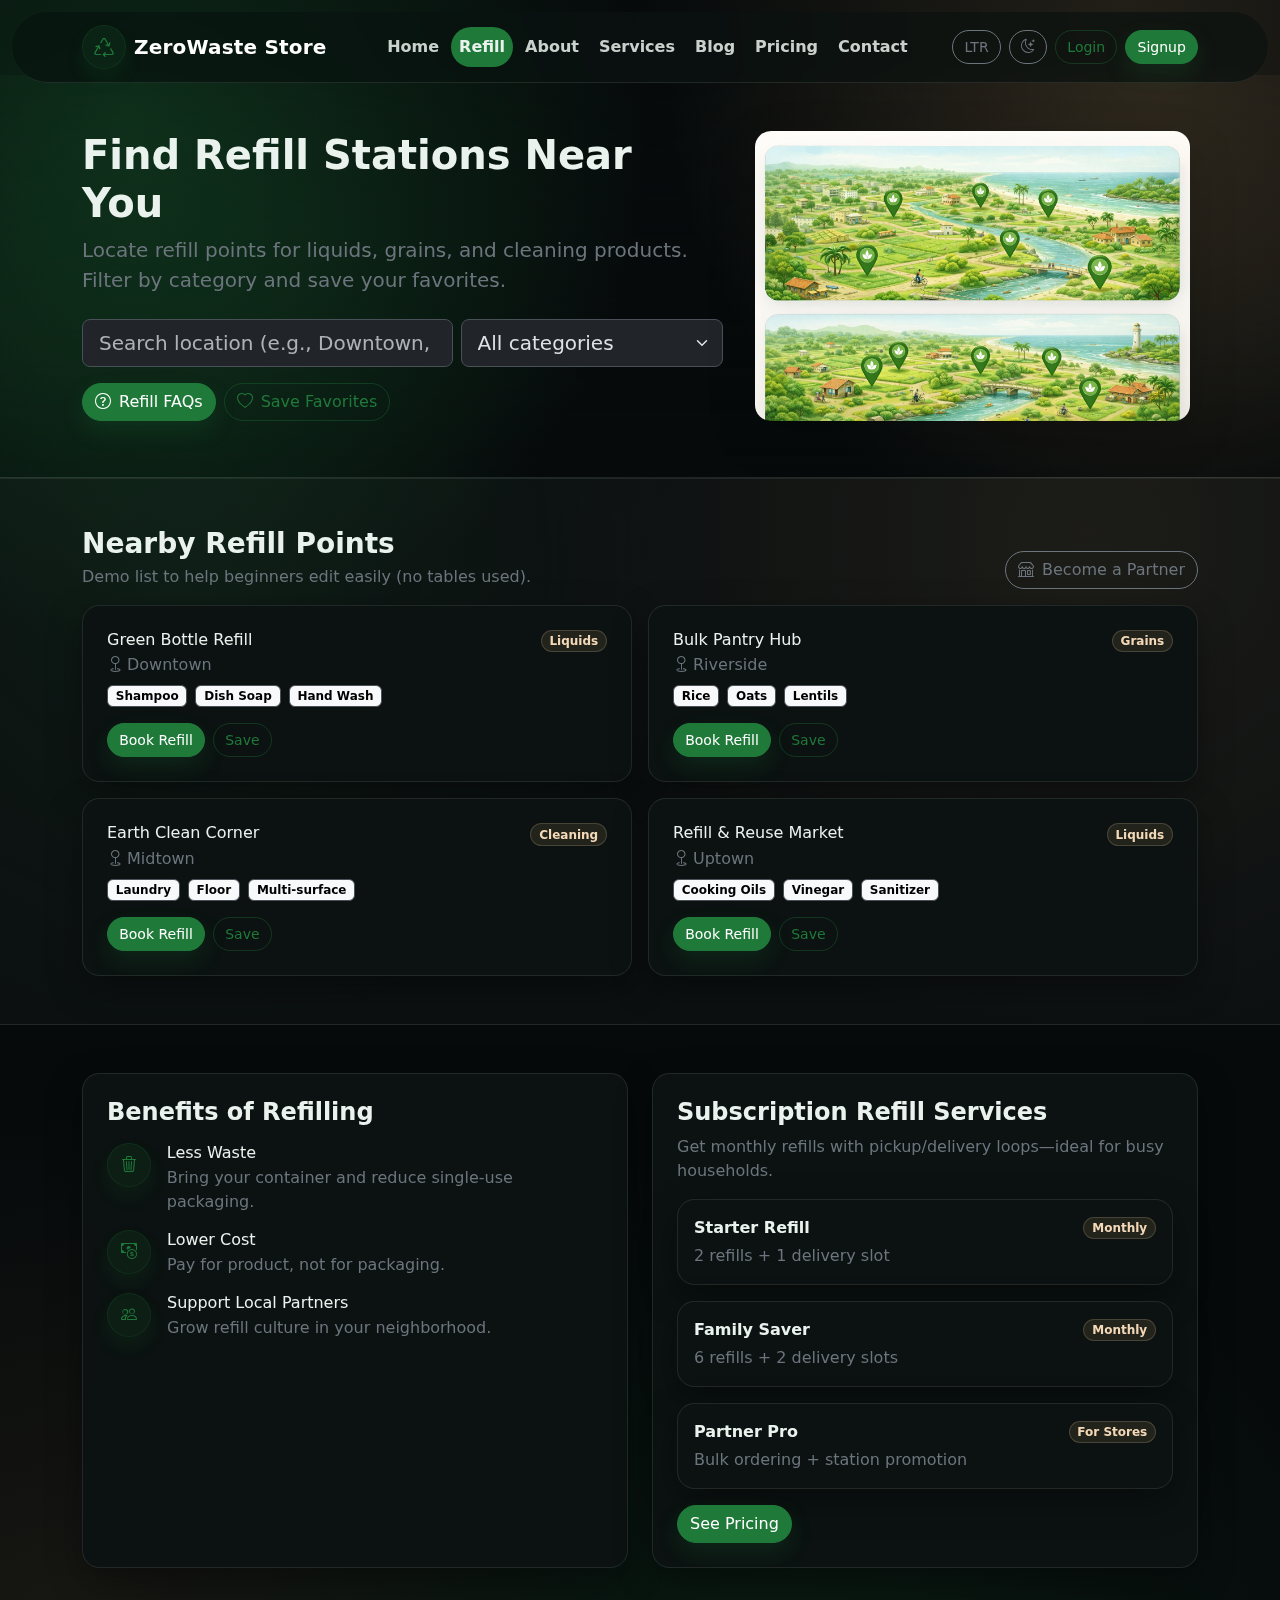
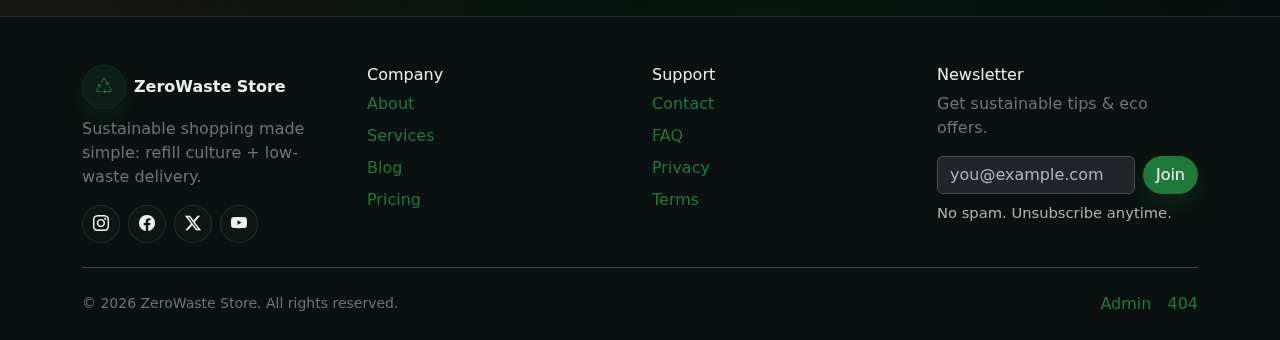
<file: home-2.html>
<!doctype html>
<html lang="en" dir="ltr" data-bs-theme="light">

<head>
  <meta charset="utf-8" />
  <meta name="viewport" content="width=device-width, initial-scale=1" />
  <meta name="description" content="Find refill stations near you for liquids, grains, and cleaning products." />
  <title>ZeroWaste Store - Refill Station Locator</title>
  <link rel="icon" href="assets/images/favicon.svg" />
  <link href="https://cdn.jsdelivr.net/npm/bootstrap@5.3.3/dist/css/bootstrap.min.css" rel="stylesheet" />
  <link href="https://cdn.jsdelivr.net/npm/bootstrap-icons@1.11.3/font/bootstrap-icons.min.css" rel="stylesheet" />
  <link href="assets/css/style.css" rel="stylesheet" />
</head>

<body>
  <header class="zw-navbar sticky-top">
    <nav class="navbar navbar-expand-lg">
      <div class="container">
        <a class="navbar-brand d-flex align-items-center gap-2" href="index.html">
          <span class="zw-icon-circle"><i class="bi bi-recycle"></i></span>
          <span class="zw-brand">ZeroWaste Store</span>
        </a>

        <div class="d-flex align-items-center gap-2 order-lg-2">
          <button type="button" class="btn btn-sm btn-outline-secondary d-none d-lg-inline-flex" data-dir-toggle
            aria-label="Toggle direction" data-dir-btn>LTR</button>
          <button type="button" class="btn btn-sm btn-outline-secondary d-none d-lg-inline-flex" data-theme-toggle
            aria-label="Toggle theme">
            <i class="bi bi-sun" data-theme-icon></i>
          </button>

          <a class="btn btn-sm btn-outline-success zw-btn-outline d-none d-lg-inline-flex" href="login.html">Login</a>
          <a class="btn btn-sm btn-success zw-btn d-none d-lg-inline-flex" href="register.html">Signup</a>

          <button class="navbar-toggler" type="button" data-bs-toggle="offcanvas" data-bs-target="#offcanvasNav"
            aria-controls="offcanvasNav" aria-label="Open menu">
            <span class="navbar-toggler-icon"></span>
          </button>
        </div>

        <div class="collapse navbar-collapse order-lg-1" id="navbarNav">
          <ul class="navbar-nav mx-lg-auto gap-lg-1">
            <li class="nav-item"><a class="nav-link" href="index.html">Home</a></li>
            <li class="nav-item"><a class="nav-link active" href="home-2.html">Refill</a></li>
            <li class="nav-item"><a class="nav-link" href="about.html">About</a></li>
            <li class="nav-item"><a class="nav-link" href="services.html">Services</a></li>
            <li class="nav-item"><a class="nav-link" href="blog.html">Blog</a></li>
            <li class="nav-item"><a class="nav-link" href="pricing.html">Pricing</a></li>
            <li class="nav-item"><a class="nav-link" href="contact.html">Contact</a></li>
          </ul>
        </div>
      </div>
    </nav>

  </header>

  <div class="offcanvas offcanvas-end" tabindex="-1" id="offcanvasNav" aria-labelledby="offcanvasNavLabel">
    <div class="offcanvas-header">

      <button type="button" class="btn-close" data-bs-dismiss="offcanvas" aria-label="Close"></button>
    </div>
    <div class="offcanvas-body d-flex flex-column">
      <div class="flex-grow-1">
        <div class="d-grid gap-2 mb-3">
          <a class="btn btn-outline-success zw-btn-outline" href="login.html">Login</a>
          <a class="btn btn-success zw-btn" href="register.html">Signup</a>
          <a class="btn btn-outline-secondary" href="dashboard.html"><i class="bi bi-speedometer2 me-1"></i> Admin
            Dashboard</a>
        </div>
        <ul class="navbar-nav">
          <li class="nav-item"><a class="nav-link" href="index.html">Home</a></li>
          <li class="nav-item"><a class="nav-link" href="home-2.html">Refill</a></li>
          <li class="nav-item"><a class="nav-link" href="about.html">About</a></li>
          <li class="nav-item"><a class="nav-link" href="services.html">Services</a></li>
          <li class="nav-item"><a class="nav-link" href="service-details.html">Service Details</a></li>
          <li class="nav-item"><a class="nav-link" href="blog.html">Blog</a></li>
          <li class="nav-item"><a class="nav-link" href="pricing.html">Pricing</a></li>
          <li class="nav-item"><a class="nav-link" href="contact.html">Contact</a></li>
          <li class="nav-item"><a class="nav-link" href="coming-soon.html">Coming Soon</a></li>
        </ul>
      </div>

      <div class="mt-auto pt-3 border-top d-lg-none">
        <div class="d-flex gap-2">
          <button type="button" class="btn btn-outline-secondary w-50" data-dir-toggle aria-label="Toggle direction"
            data-dir-btn>LTR</button>
          <button type="button" class="btn btn-outline-secondary w-50" data-theme-toggle aria-label="Toggle theme">
            <i class="bi bi-sun" data-theme-icon></i>
          </button>
        </div>
      </div>
    </div>
  </div>

  <main>
    <section class="zw-hero py-5">
      <div class="container">
        <div class="row g-4 align-items-center">
          <div class="col-lg-7">
            <h1 class="display-6 fw-bold mb-2">Find Refill Stations Near You</h1>
            <p class="lead text-secondary mb-4">Locate refill points for liquids, grains, and cleaning products. Filter
              by category and save your favorites.</p>
            <div class="row g-2">
              <div class="col-md-7">
                <input class="form-control form-control-lg" placeholder="Search location (e.g., Downtown, Riverside)"
                  data-search-input />
              </div>
              <div class="col-md-5">
                <select class="form-select form-select-lg" data-filter-select>
                  <option value="all">All categories</option>
                  <option value="liquids">Liquids</option>
                  <option value="grains">Grains</option>
                  <option value="cleaning">Cleaning</option>
                </select>
              </div>
            </div>
            <div class="d-flex flex-column flex-sm-row gap-2 mt-3">
              <a class="btn btn-success zw-btn" href="service-details.html"><i
                  class="bi bi-question-circle me-2"></i>Refill FAQs</a>
              <a class="btn btn-outline-success zw-btn-outline" href="register.html"><i
                  class="bi bi-heart me-2"></i>Save Favorites</a>
            </div>
          </div>
          <div class="col-lg-5">
            <div class="hero-image-wrapper p-2">
              <img src="assets/images/hero2.png" class="img-fluid rounded-4 shadow-lg" alt="ZeroWaste Refill Stations"
                style="width: 100%; object-fit: cover;">
            </div>
          </div>
        </div>
      </div>
    </section>

    <section class="py-5">
      <div class="container">
        <div class="d-flex align-items-end justify-content-between flex-wrap gap-3 mb-3">
          <div>
            <h2 class="h3 zw-section-title mb-1">Nearby Refill Points</h2>
            <p class="text-secondary mb-0">Demo list to help beginners edit easily (no tables used).</p>
          </div>
          <a class="btn btn-outline-secondary" href="contact.html"><i class="bi bi-shop me-2"></i>Become a Partner</a>
        </div>

        <div class="row g-3">
          <div class="col-md-6" data-filter-card data-tag="liquids"
            data-haystack="Green Bottle Refill Downtown liquids shampoo soap">
            <div class="zw-card p-4 h-100">
              <div class="d-flex justify-content-between gap-3 align-items-start">
                <div>
                  <h3 class="h6 mb-1">Green Bottle Refill</h3>
                  <p class="text-secondary mb-2"><i class="bi bi-geo me-1"></i>Downtown</p>
                </div>
                <span class="badge rounded-pill zw-badge-secondary">Liquids</span>
              </div>
              <div class="d-flex flex-wrap gap-2 mb-3">
                <span class="badge text-bg-light border">Shampoo</span>
                <span class="badge text-bg-light border">Dish Soap</span>
                <span class="badge text-bg-light border">Hand Wash</span>
              </div>
              <div class="d-flex flex-wrap gap-2">
                <a class="btn btn-sm btn-success zw-btn" href="contact.html">Book Refill</a>
                <a class="btn btn-sm btn-outline-success zw-btn-outline" href="register.html">Save</a>
              </div>
            </div>
          </div>

          <div class="col-md-6" data-filter-card data-tag="grains"
            data-haystack="Bulk Pantry Hub Riverside grains rice oats lentils">
            <div class="zw-card p-4 h-100">
              <div class="d-flex justify-content-between gap-3 align-items-start">
                <div>
                  <h3 class="h6 mb-1">Bulk Pantry Hub</h3>
                  <p class="text-secondary mb-2"><i class="bi bi-geo me-1"></i>Riverside</p>
                </div>
                <span class="badge rounded-pill zw-badge-secondary">Grains</span>
              </div>
              <div class="d-flex flex-wrap gap-2 mb-3">
                <span class="badge text-bg-light border">Rice</span>
                <span class="badge text-bg-light border">Oats</span>
                <span class="badge text-bg-light border">Lentils</span>
              </div>
              <div class="d-flex flex-wrap gap-2">
                <a class="btn btn-sm btn-success zw-btn" href="contact.html">Book Refill</a>
                <a class="btn btn-sm btn-outline-success zw-btn-outline" href="register.html">Save</a>
              </div>
            </div>
          </div>

          <div class="col-md-6" data-filter-card data-tag="cleaning"
            data-haystack="Earth Clean Corner Midtown cleaning laundry floor cleaner">
            <div class="zw-card p-4 h-100">
              <div class="d-flex justify-content-between gap-3 align-items-start">
                <div>
                  <h3 class="h6 mb-1">Earth Clean Corner</h3>
                  <p class="text-secondary mb-2"><i class="bi bi-geo me-1"></i>Midtown</p>
                </div>
                <span class="badge rounded-pill zw-badge-secondary">Cleaning</span>
              </div>
              <div class="d-flex flex-wrap gap-2 mb-3">
                <span class="badge text-bg-light border">Laundry</span>
                <span class="badge text-bg-light border">Floor</span>
                <span class="badge text-bg-light border">Multi-surface</span>
              </div>
              <div class="d-flex flex-wrap gap-2">
                <a class="btn btn-sm btn-success zw-btn" href="contact.html">Book Refill</a>
                <a class="btn btn-sm btn-outline-success zw-btn-outline" href="register.html">Save</a>
              </div>
            </div>
          </div>

          <div class="col-md-6" data-filter-card data-tag="liquids"
            data-haystack="Refill & Reuse Market Uptown liquids oils vinegar sanitizer">
            <div class="zw-card p-4 h-100">
              <div class="d-flex justify-content-between gap-3 align-items-start">
                <div>
                  <h3 class="h6 mb-1">Refill & Reuse Market</h3>
                  <p class="text-secondary mb-2"><i class="bi bi-geo me-1"></i>Uptown</p>
                </div>
                <span class="badge rounded-pill zw-badge-secondary">Liquids</span>
              </div>
              <div class="d-flex flex-wrap gap-2 mb-3">
                <span class="badge text-bg-light border">Cooking Oils</span>
                <span class="badge text-bg-light border">Vinegar</span>
                <span class="badge text-bg-light border">Sanitizer</span>
              </div>
              <div class="d-flex flex-wrap gap-2">
                <a class="btn btn-sm btn-success zw-btn" href="contact.html">Book Refill</a>
                <a class="btn btn-sm btn-outline-success zw-btn-outline" href="register.html">Save</a>
              </div>
            </div>
          </div>

          <div class="col-12" data-empty-state style="display:none;">
            <div class="zw-empty">No stations match your filter. Try another location or category.</div>
          </div>
        </div>
      </div>
    </section>

    <section class="py-5">
      <div class="container">
        <div class="row g-4">
          <div class="col-lg-6">
            <div class="zw-card p-4 h-100">
              <h2 class="h4 zw-section-title">Benefits of Refilling</h2>
              <div class="d-grid gap-3 mt-3">
                <div class="d-flex gap-3">
                  <span class="zw-icon-circle"><i class="bi bi-trash3"></i></span>
                  <div>
                    <h3 class="h6 mb-1">Less Waste</h3>
                    <p class="text-secondary mb-0">Bring your container and reduce single-use packaging.</p>
                  </div>
                </div>
                <div class="d-flex gap-3">
                  <span class="zw-icon-circle"><i class="bi bi-cash-coin"></i></span>
                  <div>
                    <h3 class="h6 mb-1">Lower Cost</h3>
                    <p class="text-secondary mb-0">Pay for product, not for packaging.</p>
                  </div>
                </div>
                <div class="d-flex gap-3">
                  <span class="zw-icon-circle"><i class="bi bi-people"></i></span>
                  <div>
                    <h3 class="h6 mb-1">Support Local Partners</h3>
                    <p class="text-secondary mb-0">Grow refill culture in your neighborhood.</p>
                  </div>
                </div>
              </div>
            </div>
          </div>

          <div class="col-lg-6">
            <div class="zw-card p-4 h-100">
              <h2 class="h4 zw-section-title">Subscription Refill Services</h2>
              <p class="text-secondary mt-2">Get monthly refills with pickup/delivery loops—ideal for busy households.
              </p>
              <div class="d-grid gap-3">
                <div class="zw-card p-3">
                  <div class="d-flex justify-content-between align-items-center">
                    <strong>Starter Refill</strong>
                    <span class="badge rounded-pill zw-badge-secondary">Monthly</span>
                  </div>
                  <p class="text-secondary mb-0 mt-1">2 refills + 1 delivery slot</p>
                </div>
                <div class="zw-card p-3">
                  <div class="d-flex justify-content-between align-items-center">
                    <strong>Family Saver</strong>
                    <span class="badge rounded-pill zw-badge-secondary">Monthly</span>
                  </div>
                  <p class="text-secondary mb-0 mt-1">6 refills + 2 delivery slots</p>
                </div>
                <div class="zw-card p-3">
                  <div class="d-flex justify-content-between align-items-center">
                    <strong>Partner Pro</strong>
                    <span class="badge rounded-pill zw-badge-secondary">For Stores</span>
                  </div>
                  <p class="text-secondary mb-0 mt-1">Bulk ordering + station promotion</p>
                </div>
              </div>
              <div class="mt-3">
                <a class="btn btn-success zw-btn" href="pricing.html">See Pricing</a>
              </div>
            </div>
          </div>
        </div>
      </div>
    </section>
  </main>

  <footer class="zw-footer pt-5">
    <div class="container">
      <div class="row g-4">
        <div class="col-md-6 col-lg-3">
          <div class="d-flex align-items-center gap-2 mb-2">
            <span class="zw-icon-circle"><i class="bi bi-recycle"></i></span>
            <strong>ZeroWaste Store</strong>
          </div>
          <p class="text-secondary">Sustainable shopping made simple: refill culture + low-waste delivery.</p>
          <div class="zw-social d-flex gap-2">
            <a href="#" aria-label="Instagram"><i class="bi bi-instagram"></i></a>
            <a href="#" aria-label="Facebook"><i class="bi bi-facebook"></i></a>
            <a href="#" aria-label="Twitter"><i class="bi bi-twitter-x"></i></a>
            <a href="#" aria-label="YouTube"><i class="bi bi-youtube"></i></a>
          </div>
        </div>

        <div class="col-md-6 col-lg-3">
          <h3 class="h6">Company</h3>
          <ul class="list-unstyled d-grid gap-2">
            <li><a class="text-decoration-none" href="about.html">About</a></li>
            <li><a class="text-decoration-none" href="services.html">Services</a></li>
            <li><a class="text-decoration-none" href="blog.html">Blog</a></li>
            <li><a class="text-decoration-none" href="pricing.html">Pricing</a></li>
          </ul>
        </div>

        <div class="col-md-6 col-lg-3">
          <h3 class="h6">Support</h3>
          <ul class="list-unstyled d-grid gap-2">
            <li><a class="text-decoration-none" href="contact.html">Contact</a></li>
            <li><a class="text-decoration-none" href="service-details.html">FAQ</a></li>
            <li><a class="text-decoration-none" href="coming-soon.html">Privacy</a></li>
            <li><a class="text-decoration-none" href="coming-soon.html">Terms</a></li>
          </ul>
        </div>

        <div class="col-md-6 col-lg-3">
          <h3 class="h6">Newsletter</h3>
          <p class="text-secondary">Get sustainable tips & eco offers.</p>
          <form class="d-flex gap-2" action="#">
            <label class="visually-hidden" for="newsEmail2">Email</label>
            <input id="newsEmail2" class="form-control" type="email" placeholder="you@example.com" />
            <button class="btn btn-success zw-btn" type="button">Join</button>
          </form>
          <p class="zw-form-hint mt-2 mb-0">No spam. Unsubscribe anytime.</p>
        </div>
      </div>

      <hr class="my-4" />
      <div class="d-flex flex-column flex-md-row justify-content-between align-items-center gap-2 pb-4">
        <small class="text-secondary">© 2026 ZeroWaste Store. All rights reserved.</small>
        <div class="d-flex gap-3">
          <a class="text-decoration-none" href="dashboard.html">Admin</a>
          <a class="text-decoration-none" href="404.html">404</a>
        </div>
      </div>
    </div>
  </footer>

  <button class="btn btn-success zw-btn zw-backtotop" type="button" aria-label="Back to top" data-back-to-top>
    <i class="bi bi-arrow-up"></i>
  </button>

  <script src="https://cdn.jsdelivr.net/npm/bootstrap@5.3.3/dist/js/bootstrap.bundle.min.js"></script>
  <script src="assets/js/main.js"></script>
</body>

</html>
</file>
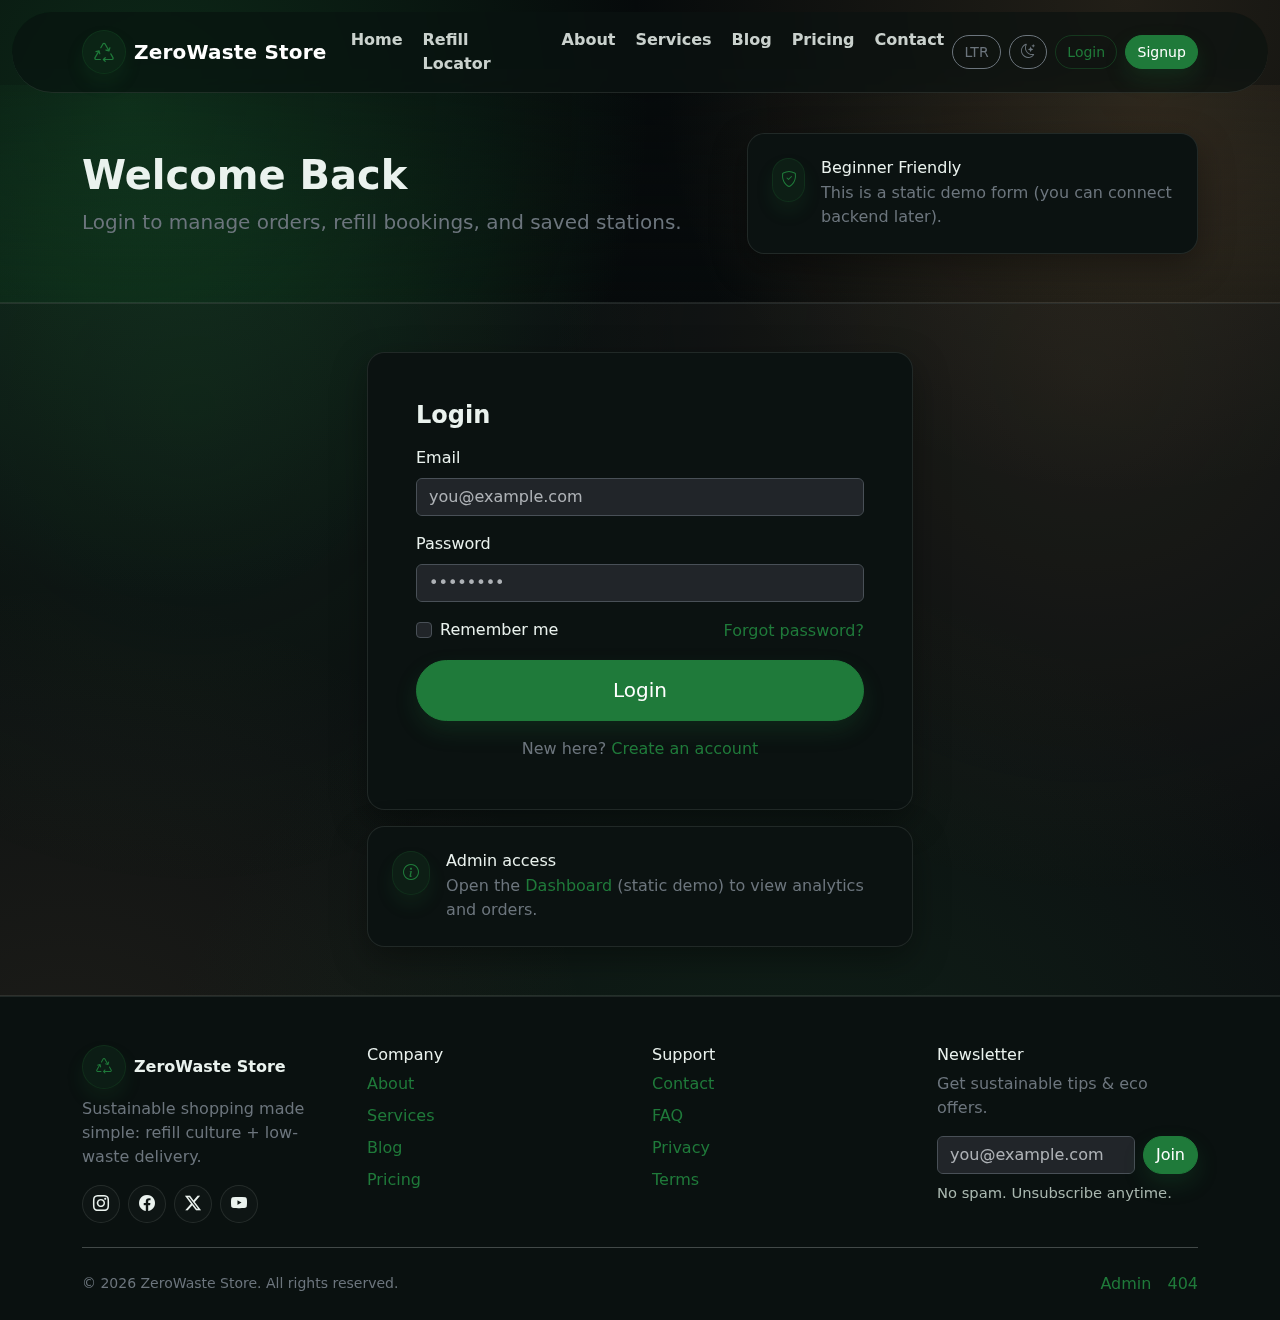
<file: login.html>
<!doctype html>
<html lang="en" dir="ltr" data-bs-theme="light">
<head>
  <meta charset="utf-8" />
  <meta name="viewport" content="width=device-width, initial-scale=1" />
  <meta name="description" content="Login to ZeroWaste Store to manage refills, deliveries, and favorites." />
  <title>ZeroWaste Store - Login</title>
  <link rel="icon" href="assets/images/favicon.png" />
  <link href="https://cdn.jsdelivr.net/npm/bootstrap@5.3.3/dist/css/bootstrap.min.css" rel="stylesheet" />
  <link href="https://cdn.jsdelivr.net/npm/bootstrap-icons@1.11.3/font/bootstrap-icons.min.css" rel="stylesheet" />
  <link href="assets/css/style.css" rel="stylesheet" />
</head>
<body>
  <header class="zw-navbar sticky-top">
    <nav class="navbar navbar-expand-lg">
      <div class="container">
        <a class="navbar-brand d-flex align-items-center gap-2" href="index.html">
          <span class="zw-icon-circle"><i class="bi bi-recycle"></i></span>
          <span class="zw-brand">ZeroWaste Store</span>
        </a>

        <div class="d-flex align-items-center gap-2 order-lg-2">
          <button type="button" class="btn btn-sm btn-outline-secondary" data-dir-toggle aria-label="Toggle direction" data-dir-btn>LTR</button>
          <button type="button" class="btn btn-sm btn-outline-secondary" data-theme-toggle aria-label="Toggle theme">
            <i class="bi bi-sun" data-theme-icon></i>
          </button>

          <a class="btn btn-sm btn-outline-success zw-btn-outline d-none d-lg-inline-flex" href="login.html">Login</a>
          <a class="btn btn-sm btn-success zw-btn d-none d-lg-inline-flex" href="register.html">Signup</a>

          <button class="navbar-toggler" type="button" data-bs-toggle="offcanvas" data-bs-target="#offcanvasNav" aria-controls="offcanvasNav" aria-label="Open menu">
            <span class="navbar-toggler-icon"></span>
          </button>
        </div>

        <div class="collapse navbar-collapse order-lg-1" id="navbarNav">
          <ul class="navbar-nav mx-lg-auto gap-lg-1">
            <li class="nav-item"><a class="nav-link" href="index.html">Home</a></li>
            <li class="nav-item"><a class="nav-link" href="home-2.html">Refill Locator</a></li>
            <li class="nav-item"><a class="nav-link" href="about.html">About</a></li>
            <li class="nav-item"><a class="nav-link" href="services.html">Services</a></li>
            <li class="nav-item"><a class="nav-link" href="blog.html">Blog</a></li>
            <li class="nav-item"><a class="nav-link" href="pricing.html">Pricing</a></li>
            <li class="nav-item"><a class="nav-link" href="contact.html">Contact</a></li>
          </ul>
        </div>
      </div>
    </nav>

    <div class="offcanvas offcanvas-end" tabindex="-1" id="offcanvasNav" aria-labelledby="offcanvasNavLabel">
      <div class="offcanvas-header">
        <h5 class="offcanvas-title" id="offcanvasNavLabel">ZeroWaste Store</h5>
        <button type="button" class="btn-close" data-bs-dismiss="offcanvas" aria-label="Close"></button>
      </div>
      <div class="offcanvas-body">
        <div class="d-grid gap-2 mb-3">
          <a class="btn btn-outline-success zw-btn-outline" href="login.html">Login</a>
          <a class="btn btn-success zw-btn" href="register.html">Signup</a>
          <a class="btn btn-outline-secondary" href="dashboard.html"><i class="bi bi-speedometer2 me-1"></i> Admin Dashboard</a>
        </div>
        <ul class="navbar-nav">
          <li class="nav-item"><a class="nav-link" href="index.html">Home</a></li>
          <li class="nav-item"><a class="nav-link" href="home-2.html">Refill Locator</a></li>
          <li class="nav-item"><a class="nav-link" href="about.html">About</a></li>
          <li class="nav-item"><a class="nav-link" href="services.html">Services</a></li>
          <li class="nav-item"><a class="nav-link" href="service-details.html">Service Details</a></li>
          <li class="nav-item"><a class="nav-link" href="blog.html">Blog</a></li>
          <li class="nav-item"><a class="nav-link" href="pricing.html">Pricing</a></li>
          <li class="nav-item"><a class="nav-link" href="contact.html">Contact</a></li>
          <li class="nav-item"><a class="nav-link" href="coming-soon.html">Coming Soon</a></li>
        </ul>
      </div>
    </div>
  </header>

  <main>
    <section class="zw-hero py-5">
      <div class="container">
        <div class="row g-4 align-items-center">
          <div class="col-lg-7">
            <h1 class="display-6 fw-bold mb-2">Welcome Back</h1>
            <p class="lead text-secondary mb-0">Login to manage orders, refill bookings, and saved stations.</p>
          </div>
          <div class="col-lg-5">
            <div class="zw-card p-4">
              <div class="d-flex gap-3">
                <span class="zw-icon-circle"><i class="bi bi-shield-check"></i></span>
                <div>
                  <h2 class="h6 mb-1">Beginner Friendly</h2>
                  <p class="text-secondary mb-0">This is a static demo form (you can connect backend later).</p>
                </div>
              </div>
            </div>
          </div>
        </div>
      </div>
    </section>

    <section class="py-5">
      <div class="container">
        <div class="row justify-content-center">
          <div class="col-lg-6">
            <div class="zw-card p-4 p-lg-5">
              <h2 class="h4 zw-section-title">Login</h2>
              <form class="d-grid gap-3 mt-3" action="#">
                <div>
                  <label class="form-label" for="loginEmail">Email</label>
                  <input id="loginEmail" type="email" class="form-control" placeholder="you@example.com" />
                </div>
                <div>
                  <label class="form-label" for="loginPass">Password</label>
                  <input id="loginPass" type="password" class="form-control" placeholder="••••••••" />
                </div>
                <div class="d-flex align-items-center justify-content-between flex-wrap gap-2">
                  <div class="form-check">
                    <input class="form-check-input" type="checkbox" value="" id="rememberMe">
                    <label class="form-check-label" for="rememberMe">Remember me</label>
                  </div>
                  <a class="text-decoration-none" href="coming-soon.html">Forgot password?</a>
                </div>
                <button type="button" class="btn btn-success zw-btn btn-lg">Login</button>
                <div class="text-center text-secondary">New here? <a class="text-decoration-none" href="register.html">Create an account</a></div>
              </form>
            </div>

            <div class="zw-card p-4 mt-3">
              <div class="d-flex gap-3">
                <span class="zw-icon-circle"><i class="bi bi-info-circle"></i></span>
                <div>
                  <h3 class="h6 mb-1">Admin access</h3>
                  <p class="text-secondary mb-0">Open the <a class="text-decoration-none" href="dashboard.html">Dashboard</a> (static demo) to view analytics and orders.</p>
                </div>
              </div>
            </div>

          </div>
        </div>
      </div>
    </section>
  </main>

  <footer class="zw-footer pt-5">
    <div class="container">
      <div class="row g-4">
        <div class="col-md-6 col-lg-3">
          <div class="d-flex align-items-center gap-2 mb-2">
            <span class="zw-icon-circle"><i class="bi bi-recycle"></i></span>
            <strong>ZeroWaste Store</strong>
          </div>
          <p class="text-secondary">Sustainable shopping made simple: refill culture + low-waste delivery.</p>
          <div class="zw-social d-flex gap-2">
            <a href="#" aria-label="Instagram"><i class="bi bi-instagram"></i></a>
            <a href="#" aria-label="Facebook"><i class="bi bi-facebook"></i></a>
            <a href="#" aria-label="Twitter"><i class="bi bi-twitter-x"></i></a>
            <a href="#" aria-label="YouTube"><i class="bi bi-youtube"></i></a>
          </div>
        </div>

        <div class="col-md-6 col-lg-3">
          <h3 class="h6">Company</h3>
          <ul class="list-unstyled d-grid gap-2">
            <li><a class="text-decoration-none" href="about.html">About</a></li>
            <li><a class="text-decoration-none" href="services.html">Services</a></li>
            <li><a class="text-decoration-none" href="blog.html">Blog</a></li>
            <li><a class="text-decoration-none" href="pricing.html">Pricing</a></li>
          </ul>
        </div>

        <div class="col-md-6 col-lg-3">
          <h3 class="h6">Support</h3>
          <ul class="list-unstyled d-grid gap-2">
            <li><a class="text-decoration-none" href="contact.html">Contact</a></li>
            <li><a class="text-decoration-none" href="service-details.html">FAQ</a></li>
            <li><a class="text-decoration-none" href="coming-soon.html">Privacy</a></li>
            <li><a class="text-decoration-none" href="coming-soon.html">Terms</a></li>
          </ul>
        </div>

        <div class="col-md-6 col-lg-3">
          <h3 class="h6">Newsletter</h3>
          <p class="text-secondary">Get sustainable tips & eco offers.</p>
          <form class="d-flex gap-2" action="#">
            <label class="visually-hidden" for="newsEmail10">Email</label>
            <input id="newsEmail10" class="form-control" type="email" placeholder="you@example.com" />
            <button class="btn btn-success zw-btn" type="button">Join</button>
          </form>
          <p class="zw-form-hint mt-2 mb-0">No spam. Unsubscribe anytime.</p>
        </div>
      </div>

      <hr class="my-4" />
      <div class="d-flex flex-column flex-md-row justify-content-between align-items-center gap-2 pb-4">
        <small class="text-secondary">© 2026 ZeroWaste Store. All rights reserved.</small>
        <div class="d-flex gap-3">
          <a class="text-decoration-none" href="dashboard.html">Admin</a>
          <a class="text-decoration-none" href="404.html">404</a>
        </div>
      </div>
    </div>
  </footer>

  <button class="btn btn-success zw-btn zw-backtotop" type="button" aria-label="Back to top" data-back-to-top>
    <i class="bi bi-arrow-up"></i>
  </button>

  <script src="https://cdn.jsdelivr.net/npm/bootstrap@5.3.3/dist/js/bootstrap.bundle.min.js"></script>
  <script src="assets/js/main.js"></script>
</body>
</html>
</file>
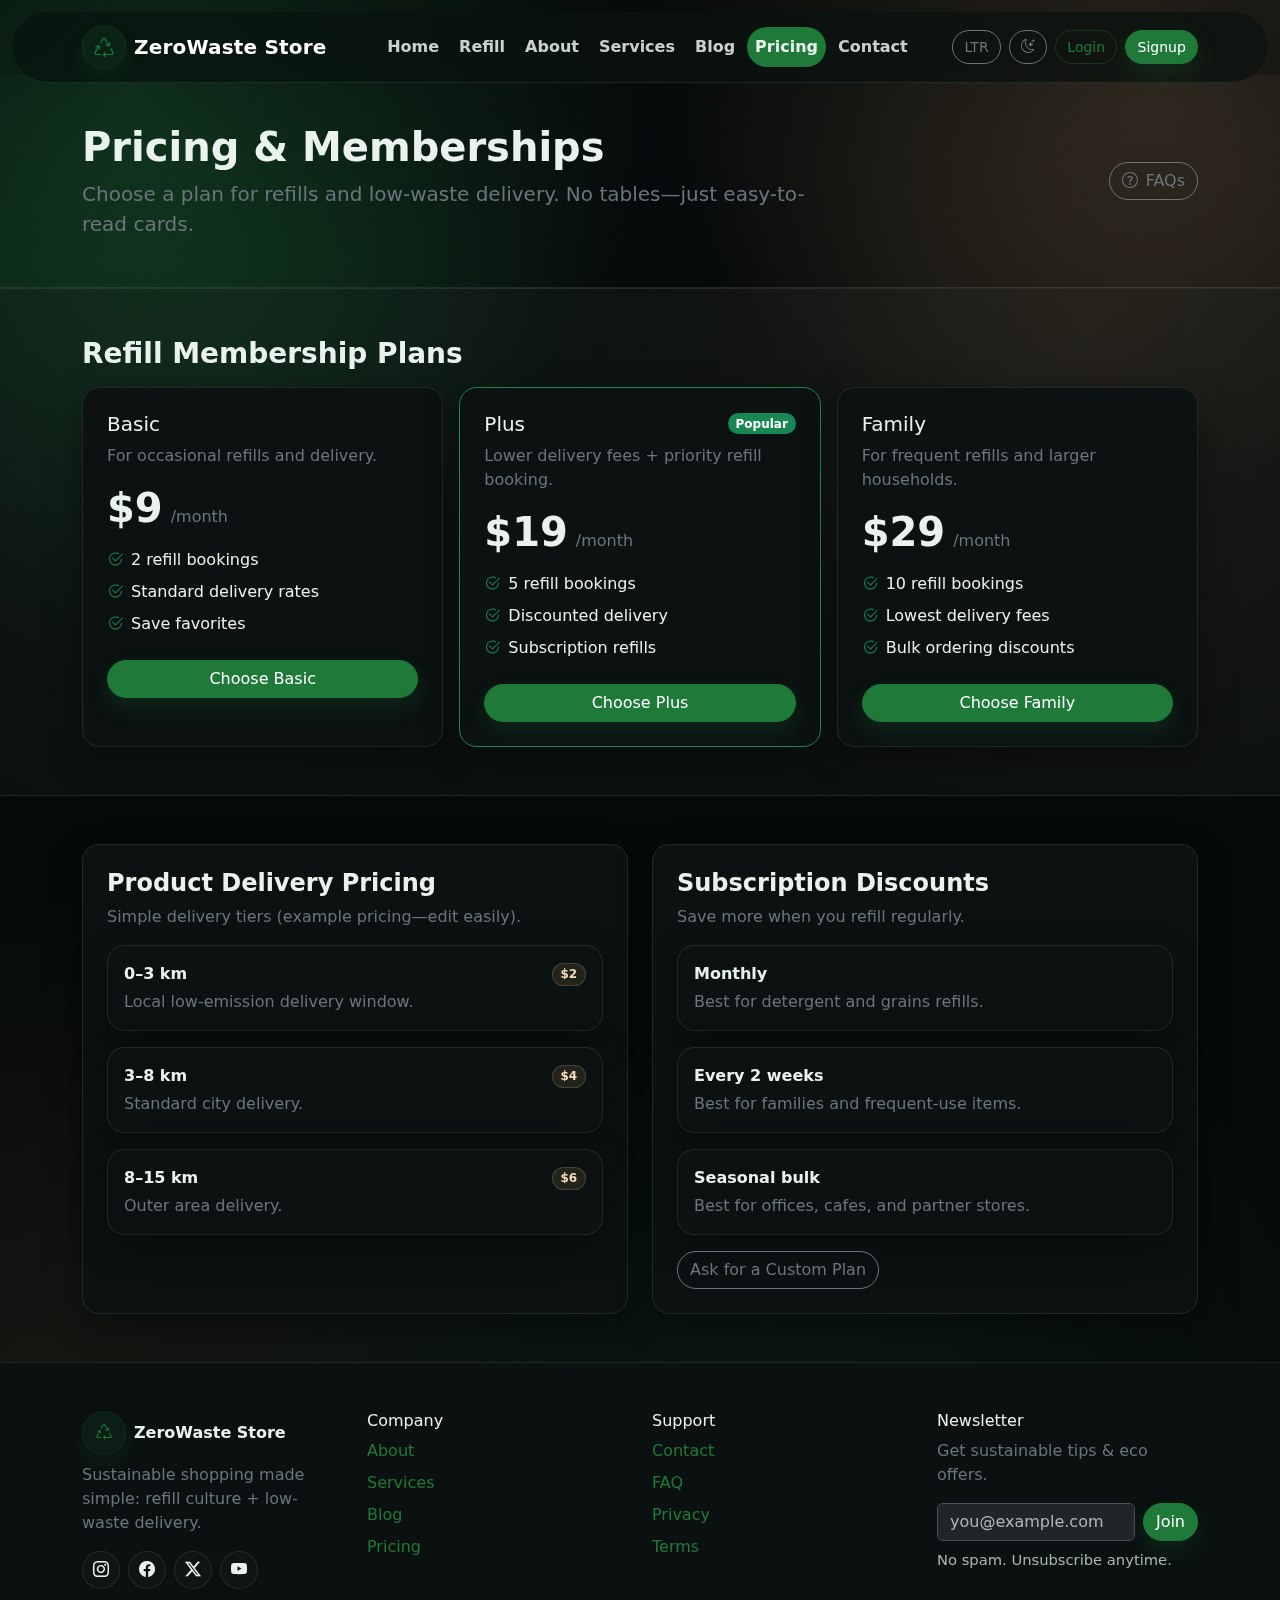
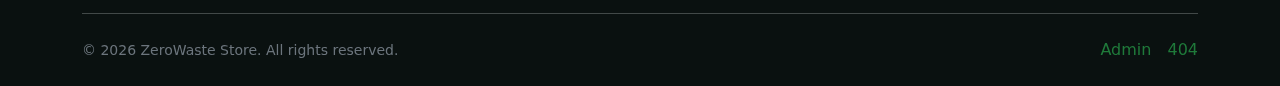
<file: pricing.html>
<!doctype html>
<html lang="en" dir="ltr" data-bs-theme="light">

<head>
  <meta charset="utf-8" />
  <meta name="viewport" content="width=device-width, initial-scale=1" />
  <meta name="description"
    content="ZeroWaste Store pricing: memberships, delivery pricing, and subscription discounts." />
  <title>ZeroWaste Store - Pricing</title>
  <link rel="icon" href="assets/images/favicon.svg" />
  <link href="https://cdn.jsdelivr.net/npm/bootstrap@5.3.3/dist/css/bootstrap.min.css" rel="stylesheet" />
  <link href="https://cdn.jsdelivr.net/npm/bootstrap-icons@1.11.3/font/bootstrap-icons.min.css" rel="stylesheet" />
  <link href="assets/css/style.css" rel="stylesheet" />
</head>

<body>
  <header class="zw-navbar sticky-top">
    <nav class="navbar navbar-expand-lg">
      <div class="container">
        <a class="navbar-brand d-flex align-items-center gap-2" href="index.html">
          <span class="zw-icon-circle"><i class="bi bi-recycle"></i></span>
          <span class="zw-brand">ZeroWaste Store</span>
        </a>

        <div class="d-flex align-items-center gap-2 order-lg-2">
          <button type="button" class="btn btn-sm btn-outline-secondary d-none d-lg-inline-flex" data-dir-toggle
            aria-label="Toggle direction" data-dir-btn>LTR</button>
          <button type="button" class="btn btn-sm btn-outline-secondary d-none d-lg-inline-flex" data-theme-toggle
            aria-label="Toggle theme">
            <i class="bi bi-sun" data-theme-icon></i>
          </button>

          <a class="btn btn-sm btn-outline-success zw-btn-outline d-none d-lg-inline-flex" href="login.html">Login</a>
          <a class="btn btn-sm btn-success zw-btn d-none d-lg-inline-flex" href="register.html">Signup</a>

          <button class="navbar-toggler" type="button" data-bs-toggle="offcanvas" data-bs-target="#offcanvasNav"
            aria-controls="offcanvasNav" aria-label="Open menu">
            <span class="navbar-toggler-icon"></span>
          </button>
        </div>

        <div class="collapse navbar-collapse order-lg-1" id="navbarNav">
          <ul class="navbar-nav mx-lg-auto gap-lg-1">
            <li class="nav-item"><a class="nav-link" href="index.html">Home</a></li>
            <li class="nav-item"><a class="nav-link" href="home-2.html">Refill</a></li>
            <li class="nav-item"><a class="nav-link" href="about.html">About</a></li>
            <li class="nav-item"><a class="nav-link" href="services.html">Services</a></li>
            <li class="nav-item"><a class="nav-link" href="blog.html">Blog</a></li>
            <li class="nav-item"><a class="nav-link active" href="pricing.html">Pricing</a></li>
            <li class="nav-item"><a class="nav-link" href="contact.html">Contact</a></li>
          </ul>
        </div>
      </div>
    </nav>

  </header>

  <div class="offcanvas offcanvas-end" tabindex="-1" id="offcanvasNav" aria-labelledby="offcanvasNavLabel">
    <div class="offcanvas-header">

      <button type="button" class="btn-close" data-bs-dismiss="offcanvas" aria-label="Close"></button>
    </div>
    <div class="offcanvas-body d-flex flex-column">
      <div class="flex-grow-1">
        <div class="d-grid gap-2 mb-3">
          <a class="btn btn-outline-success zw-btn-outline" href="login.html">Login</a>
          <a class="btn btn-success zw-btn" href="register.html">Signup</a>
          <a class="btn btn-outline-secondary" href="dashboard.html"><i class="bi bi-speedometer2 me-1"></i> Admin
            Dashboard</a>
        </div>
        <ul class="navbar-nav">
          <li class="nav-item"><a class="nav-link" href="index.html">Home</a></li>
          <li class="nav-item"><a class="nav-link" href="home-2.html">Refill</a></li>
          <li class="nav-item"><a class="nav-link" href="about.html">About</a></li>
          <li class="nav-item"><a class="nav-link" href="services.html">Services</a></li>
          <li class="nav-item"><a class="nav-link" href="service-details.html">Service Details</a></li>
          <li class="nav-item"><a class="nav-link" href="blog.html">Blog</a></li>
          <li class="nav-item"><a class="nav-link" href="pricing.html">Pricing</a></li>
          <li class="nav-item"><a class="nav-link" href="contact.html">Contact</a></li>
          <li class="nav-item"><a class="nav-link" href="coming-soon.html">Coming Soon</a></li>
        </ul>
      </div>

      <div class="mt-auto pt-3 border-top d-lg-none">
        <div class="d-flex gap-2">
          <button type="button" class="btn btn-outline-secondary w-50" data-dir-toggle aria-label="Toggle direction"
            data-dir-btn>LTR</button>
          <button type="button" class="btn btn-outline-secondary w-50" data-theme-toggle aria-label="Toggle theme">
            <i class="bi bi-sun" data-theme-icon></i>
          </button>
        </div>
      </div>
    </div>
  </div>

  <main>
    <section class="zw-hero py-5">
      <div class="container">
        <div class="row g-4 align-items-center">
          <div class="col-lg-8">
            <h1 class="display-6 fw-bold mb-2">Pricing & Memberships</h1>
            <p class="lead text-secondary mb-0">Choose a plan for refills and low-waste delivery. No tables—just
              easy-to-read cards.</p>
          </div>
          <div class="col-lg-4 text-lg-end">
            <a class="btn btn-outline-secondary" href="service-details.html"><i
                class="bi bi-question-circle me-2"></i>FAQs</a>
          </div>
        </div>
      </div>
    </section>

    <section class="py-5">
      <div class="container">
        <h2 class="h3 zw-section-title mb-3">Refill Membership Plans</h2>
        <div class="row g-3">
          <div class="col-md-6 col-lg-4">
            <div class="zw-card p-4 h-100">
              <h3 class="h5">Basic</h3>
              <p class="text-secondary">For occasional refills and delivery.</p>
              <div class="d-flex align-items-baseline gap-2 mb-3">
                <span class="display-6 fw-bold">$9</span>
                <span class="text-secondary">/month</span>
              </div>
              <div class="d-grid gap-2">
                <div class="d-flex gap-2"><i class="bi bi-check2-circle text-success"></i><span>2 refill bookings</span>
                </div>
                <div class="d-flex gap-2"><i class="bi bi-check2-circle text-success"></i><span>Standard delivery
                    rates</span></div>
                <div class="d-flex gap-2"><i class="bi bi-check2-circle text-success"></i><span>Save favorites</span>
                </div>
              </div>
              <div class="mt-4">
                <a class="btn btn-success zw-btn w-100" href="register.html">Choose Basic</a>
              </div>
            </div>
          </div>

          <div class="col-md-6 col-lg-4">
            <div class="zw-card p-4 h-100 border border-success">
              <div class="d-flex align-items-center justify-content-between">
                <h3 class="h5 mb-0">Plus</h3>
                <span class="badge rounded-pill text-bg-success">Popular</span>
              </div>
              <p class="text-secondary mt-2">Lower delivery fees + priority refill booking.</p>
              <div class="d-flex align-items-baseline gap-2 mb-3">
                <span class="display-6 fw-bold">$19</span>
                <span class="text-secondary">/month</span>
              </div>
              <div class="d-grid gap-2">
                <div class="d-flex gap-2"><i class="bi bi-check2-circle text-success"></i><span>5 refill bookings</span>
                </div>
                <div class="d-flex gap-2"><i class="bi bi-check2-circle text-success"></i><span>Discounted
                    delivery</span></div>
                <div class="d-flex gap-2"><i class="bi bi-check2-circle text-success"></i><span>Subscription
                    refills</span></div>
              </div>
              <div class="mt-4">
                <a class="btn btn-success zw-btn w-100" href="register.html">Choose Plus</a>
              </div>
            </div>
          </div>

          <div class="col-md-6 col-lg-4">
            <div class="zw-card p-4 h-100">
              <h3 class="h5">Family</h3>
              <p class="text-secondary">For frequent refills and larger households.</p>
              <div class="d-flex align-items-baseline gap-2 mb-3">
                <span class="display-6 fw-bold">$29</span>
                <span class="text-secondary">/month</span>
              </div>
              <div class="d-grid gap-2">
                <div class="d-flex gap-2"><i class="bi bi-check2-circle text-success"></i><span>10 refill
                    bookings</span></div>
                <div class="d-flex gap-2"><i class="bi bi-check2-circle text-success"></i><span>Lowest delivery
                    fees</span></div>
                <div class="d-flex gap-2"><i class="bi bi-check2-circle text-success"></i><span>Bulk ordering
                    discounts</span></div>
              </div>
              <div class="mt-4">
                <a class="btn btn-success zw-btn w-100" href="register.html">Choose Family</a>
              </div>
            </div>
          </div>
        </div>
      </div>
    </section>

    <section class="py-5">
      <div class="container">
        <div class="row g-4">
          <div class="col-lg-6">
            <div class="zw-card p-4 h-100">
              <h2 class="h4 zw-section-title">Product Delivery Pricing</h2>
              <p class="text-secondary">Simple delivery tiers (example pricing—edit easily).</p>
              <div class="d-grid gap-3 mt-3">
                <div class="zw-card p-3">
                  <div class="d-flex justify-content-between align-items-center">
                    <strong>0–3 km</strong>
                    <span class="badge rounded-pill zw-badge-secondary">$2</span>
                  </div>
                  <p class="text-secondary mb-0 mt-1">Local low-emission delivery window.</p>
                </div>
                <div class="zw-card p-3">
                  <div class="d-flex justify-content-between align-items-center">
                    <strong>3–8 km</strong>
                    <span class="badge rounded-pill zw-badge-secondary">$4</span>
                  </div>
                  <p class="text-secondary mb-0 mt-1">Standard city delivery.</p>
                </div>
                <div class="zw-card p-3">
                  <div class="d-flex justify-content-between align-items-center">
                    <strong>8–15 km</strong>
                    <span class="badge rounded-pill zw-badge-secondary">$6</span>
                  </div>
                  <p class="text-secondary mb-0 mt-1">Outer area delivery.</p>
                </div>
              </div>
            </div>
          </div>

          <div class="col-lg-6">
            <div class="zw-card p-4 h-100">
              <h2 class="h4 zw-section-title">Subscription Discounts</h2>
              <p class="text-secondary">Save more when you refill regularly.</p>
              <div class="d-grid gap-3 mt-3">
                <div class="zw-card p-3">
                  <strong>Monthly</strong>
                  <p class="text-secondary mb-0 mt-1">Best for detergent and grains refills.</p>
                </div>
                <div class="zw-card p-3">
                  <strong>Every 2 weeks</strong>
                  <p class="text-secondary mb-0 mt-1">Best for families and frequent-use items.</p>
                </div>
                <div class="zw-card p-3">
                  <strong>Seasonal bulk</strong>
                  <p class="text-secondary mb-0 mt-1">Best for offices, cafes, and partner stores.</p>
                </div>
              </div>
              <div class="mt-3">
                <a class="btn btn-outline-secondary" href="contact.html">Ask for a Custom Plan</a>
              </div>
            </div>
          </div>
        </div>
      </div>
    </section>
  </main>

  <footer class="zw-footer pt-5">
    <div class="container">
      <div class="row g-4">
        <div class="col-md-6 col-lg-3">
          <div class="d-flex align-items-center gap-2 mb-2">
            <span class="zw-icon-circle"><i class="bi bi-recycle"></i></span>
            <strong>ZeroWaste Store</strong>
          </div>
          <p class="text-secondary">Sustainable shopping made simple: refill culture + low-waste delivery.</p>
          <div class="zw-social d-flex gap-2">
            <a href="#" aria-label="Instagram"><i class="bi bi-instagram"></i></a>
            <a href="#" aria-label="Facebook"><i class="bi bi-facebook"></i></a>
            <a href="#" aria-label="Twitter"><i class="bi bi-twitter-x"></i></a>
            <a href="#" aria-label="YouTube"><i class="bi bi-youtube"></i></a>
          </div>
        </div>

        <div class="col-md-6 col-lg-3">
          <h3 class="h6">Company</h3>
          <ul class="list-unstyled d-grid gap-2">
            <li><a class="text-decoration-none" href="about.html">About</a></li>
            <li><a class="text-decoration-none" href="services.html">Services</a></li>
            <li><a class="text-decoration-none" href="blog.html">Blog</a></li>
            <li><a class="text-decoration-none" href="pricing.html">Pricing</a></li>
          </ul>
        </div>

        <div class="col-md-6 col-lg-3">
          <h3 class="h6">Support</h3>
          <ul class="list-unstyled d-grid gap-2">
            <li><a class="text-decoration-none" href="contact.html">Contact</a></li>
            <li><a class="text-decoration-none" href="service-details.html">FAQ</a></li>
            <li><a class="text-decoration-none" href="coming-soon.html">Privacy</a></li>
            <li><a class="text-decoration-none" href="coming-soon.html">Terms</a></li>
          </ul>
        </div>

        <div class="col-md-6 col-lg-3">
          <h3 class="h6">Newsletter</h3>
          <p class="text-secondary">Get sustainable tips & eco offers.</p>
          <form class="d-flex gap-2" action="#">
            <label class="visually-hidden" for="newsEmail8">Email</label>
            <input id="newsEmail8" class="form-control" type="email" placeholder="you@example.com" />
            <button class="btn btn-success zw-btn" type="button">Join</button>
          </form>
          <p class="zw-form-hint mt-2 mb-0">No spam. Unsubscribe anytime.</p>
        </div>
      </div>

      <hr class="my-4" />
      <div class="d-flex flex-column flex-md-row justify-content-between align-items-center gap-2 pb-4">
        <small class="text-secondary">© 2026 ZeroWaste Store. All rights reserved.</small>
        <div class="d-flex gap-3">
          <a class="text-decoration-none" href="dashboard.html">Admin</a>
          <a class="text-decoration-none" href="404.html">404</a>
        </div>
      </div>
    </div>
  </footer>

  <button class="btn btn-success zw-btn zw-backtotop" type="button" aria-label="Back to top" data-back-to-top>
    <i class="bi bi-arrow-up"></i>
  </button>

  <script src="https://cdn.jsdelivr.net/npm/bootstrap@5.3.3/dist/js/bootstrap.bundle.min.js"></script>
  <script src="assets/js/main.js"></script>
</body>

</html>
</file>
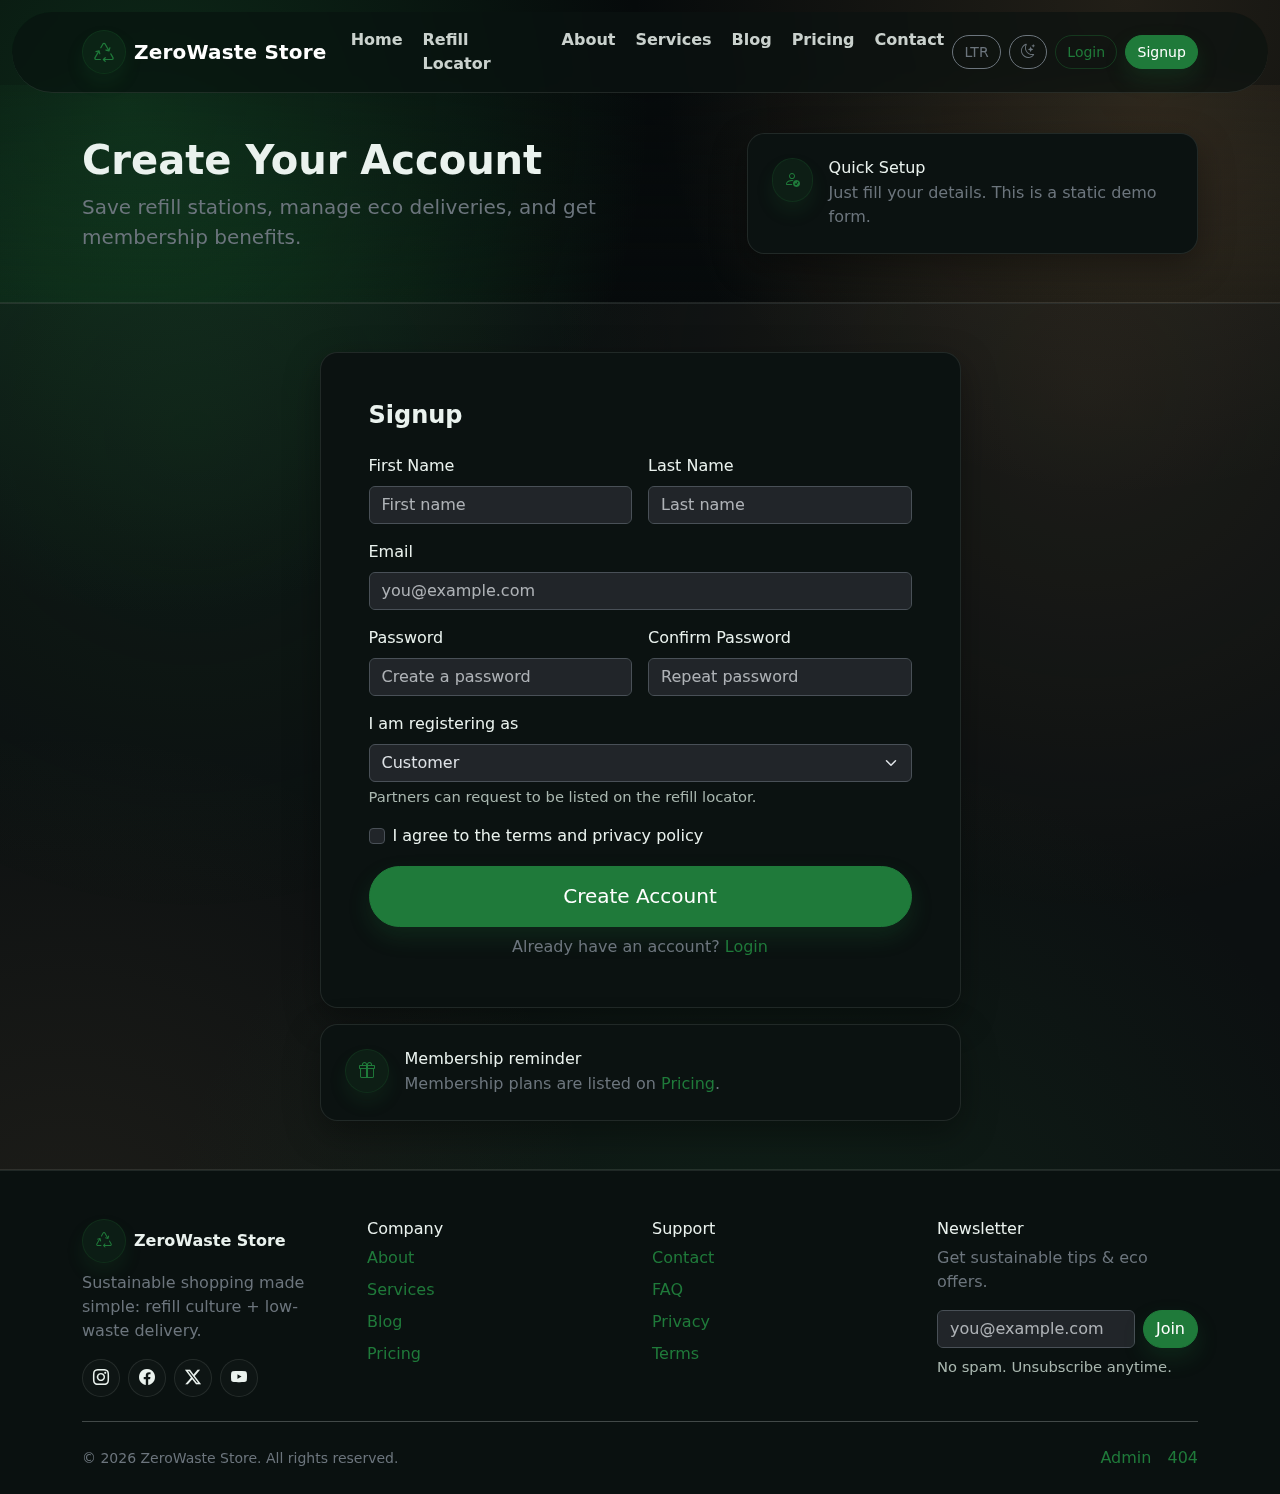
<file: register.html>
<!doctype html>
<html lang="en" dir="ltr" data-bs-theme="light">
<head>
  <meta charset="utf-8" />
  <meta name="viewport" content="width=device-width, initial-scale=1" />
  <meta name="description" content="Create a ZeroWaste Store account to save refill stations and manage eco deliveries." />
  <title>ZeroWaste Store - Register</title>
  <link rel="icon" href="assets/images/favicon.png" />
  <link href="https://cdn.jsdelivr.net/npm/bootstrap@5.3.3/dist/css/bootstrap.min.css" rel="stylesheet" />
  <link href="https://cdn.jsdelivr.net/npm/bootstrap-icons@1.11.3/font/bootstrap-icons.min.css" rel="stylesheet" />
  <link href="assets/css/style.css" rel="stylesheet" />
</head>
<body>
  <header class="zw-navbar sticky-top">
    <nav class="navbar navbar-expand-lg">
      <div class="container">
        <a class="navbar-brand d-flex align-items-center gap-2" href="index.html">
          <span class="zw-icon-circle"><i class="bi bi-recycle"></i></span>
          <span class="zw-brand">ZeroWaste Store</span>
        </a>

        <div class="d-flex align-items-center gap-2 order-lg-2">
          <button type="button" class="btn btn-sm btn-outline-secondary" data-dir-toggle aria-label="Toggle direction" data-dir-btn>LTR</button>
          <button type="button" class="btn btn-sm btn-outline-secondary" data-theme-toggle aria-label="Toggle theme">
            <i class="bi bi-sun" data-theme-icon></i>
          </button>

          <a class="btn btn-sm btn-outline-success zw-btn-outline d-none d-lg-inline-flex" href="login.html">Login</a>
          <a class="btn btn-sm btn-success zw-btn d-none d-lg-inline-flex" href="register.html">Signup</a>

          <button class="navbar-toggler" type="button" data-bs-toggle="offcanvas" data-bs-target="#offcanvasNav" aria-controls="offcanvasNav" aria-label="Open menu">
            <span class="navbar-toggler-icon"></span>
          </button>
        </div>

        <div class="collapse navbar-collapse order-lg-1" id="navbarNav">
          <ul class="navbar-nav mx-lg-auto gap-lg-1">
            <li class="nav-item"><a class="nav-link" href="index.html">Home</a></li>
            <li class="nav-item"><a class="nav-link" href="home-2.html">Refill Locator</a></li>
            <li class="nav-item"><a class="nav-link" href="about.html">About</a></li>
            <li class="nav-item"><a class="nav-link" href="services.html">Services</a></li>
            <li class="nav-item"><a class="nav-link" href="blog.html">Blog</a></li>
            <li class="nav-item"><a class="nav-link" href="pricing.html">Pricing</a></li>
            <li class="nav-item"><a class="nav-link" href="contact.html">Contact</a></li>
          </ul>
        </div>
      </div>
    </nav>

    <div class="offcanvas offcanvas-end" tabindex="-1" id="offcanvasNav" aria-labelledby="offcanvasNavLabel">
      <div class="offcanvas-header">
        <h5 class="offcanvas-title" id="offcanvasNavLabel">ZeroWaste Store</h5>
        <button type="button" class="btn-close" data-bs-dismiss="offcanvas" aria-label="Close"></button>
      </div>
      <div class="offcanvas-body">
        <div class="d-grid gap-2 mb-3">
          <a class="btn btn-outline-success zw-btn-outline" href="login.html">Login</a>
          <a class="btn btn-success zw-btn" href="register.html">Signup</a>
          <a class="btn btn-outline-secondary" href="dashboard.html"><i class="bi bi-speedometer2 me-1"></i> Admin Dashboard</a>
        </div>
        <ul class="navbar-nav">
          <li class="nav-item"><a class="nav-link" href="index.html">Home</a></li>
          <li class="nav-item"><a class="nav-link" href="home-2.html">Refill Locator</a></li>
          <li class="nav-item"><a class="nav-link" href="about.html">About</a></li>
          <li class="nav-item"><a class="nav-link" href="services.html">Services</a></li>
          <li class="nav-item"><a class="nav-link" href="service-details.html">Service Details</a></li>
          <li class="nav-item"><a class="nav-link" href="blog.html">Blog</a></li>
          <li class="nav-item"><a class="nav-link" href="pricing.html">Pricing</a></li>
          <li class="nav-item"><a class="nav-link" href="contact.html">Contact</a></li>
          <li class="nav-item"><a class="nav-link" href="coming-soon.html">Coming Soon</a></li>
        </ul>
      </div>
    </div>
  </header>

  <main>
    <section class="zw-hero py-5">
      <div class="container">
        <div class="row g-4 align-items-center">
          <div class="col-lg-7">
            <h1 class="display-6 fw-bold mb-2">Create Your Account</h1>
            <p class="lead text-secondary mb-0">Save refill stations, manage eco deliveries, and get membership benefits.</p>
          </div>
          <div class="col-lg-5">
            <div class="zw-card p-4">
              <div class="d-flex gap-3">
                <span class="zw-icon-circle"><i class="bi bi-person-check"></i></span>
                <div>
                  <h2 class="h6 mb-1">Quick Setup</h2>
                  <p class="text-secondary mb-0">Just fill your details. This is a static demo form.</p>
                </div>
              </div>
            </div>
          </div>
        </div>
      </div>
    </section>

    <section class="py-5">
      <div class="container">
        <div class="row justify-content-center">
          <div class="col-lg-7">
            <div class="zw-card p-4 p-lg-5">
              <h2 class="h4 zw-section-title">Signup</h2>
              <form class="row g-3 mt-2" action="#">
                <div class="col-md-6">
                  <label class="form-label" for="first">First Name</label>
                  <input id="first" class="form-control" placeholder="First name" />
                </div>
                <div class="col-md-6">
                  <label class="form-label" for="last">Last Name</label>
                  <input id="last" class="form-control" placeholder="Last name" />
                </div>
                <div class="col-12">
                  <label class="form-label" for="regEmail">Email</label>
                  <input id="regEmail" type="email" class="form-control" placeholder="you@example.com" />
                </div>
                <div class="col-md-6">
                  <label class="form-label" for="regPass">Password</label>
                  <input id="regPass" type="password" class="form-control" placeholder="Create a password" />
                </div>
                <div class="col-md-6">
                  <label class="form-label" for="regPass2">Confirm Password</label>
                  <input id="regPass2" type="password" class="form-control" placeholder="Repeat password" />
                </div>
                <div class="col-12">
                  <label class="form-label" for="role">I am registering as</label>
                  <select id="role" class="form-select">
                    <option value="customer">Customer</option>
                    <option value="partner">Refill Partner Store</option>
                  </select>
                  <p class="zw-form-hint mt-1 mb-0">Partners can request to be listed on the refill locator.</p>
                </div>
                <div class="col-12">
                  <div class="form-check">
                    <input class="form-check-input" type="checkbox" value="" id="terms">
                    <label class="form-check-label" for="terms">
                      I agree to the terms and privacy policy
                    </label>
                  </div>
                </div>
                <div class="col-12">
                  <button type="button" class="btn btn-success zw-btn btn-lg w-100">Create Account</button>
                  <div class="text-center text-secondary mt-2">Already have an account? <a class="text-decoration-none" href="login.html">Login</a></div>
                </div>
              </form>
            </div>

            <div class="zw-card p-4 mt-3">
              <div class="d-flex gap-3">
                <span class="zw-icon-circle"><i class="bi bi-gift"></i></span>
                <div>
                  <h3 class="h6 mb-1">Membership reminder</h3>
                  <p class="text-secondary mb-0">Membership plans are listed on <a class="text-decoration-none" href="pricing.html">Pricing</a>.</p>
                </div>
              </div>
            </div>

          </div>
        </div>
      </div>
    </section>
  </main>

  <footer class="zw-footer pt-5">
    <div class="container">
      <div class="row g-4">
        <div class="col-md-6 col-lg-3">
          <div class="d-flex align-items-center gap-2 mb-2">
            <span class="zw-icon-circle"><i class="bi bi-recycle"></i></span>
            <strong>ZeroWaste Store</strong>
          </div>
          <p class="text-secondary">Sustainable shopping made simple: refill culture + low-waste delivery.</p>
          <div class="zw-social d-flex gap-2">
            <a href="#" aria-label="Instagram"><i class="bi bi-instagram"></i></a>
            <a href="#" aria-label="Facebook"><i class="bi bi-facebook"></i></a>
            <a href="#" aria-label="Twitter"><i class="bi bi-twitter-x"></i></a>
            <a href="#" aria-label="YouTube"><i class="bi bi-youtube"></i></a>
          </div>
        </div>

        <div class="col-md-6 col-lg-3">
          <h3 class="h6">Company</h3>
          <ul class="list-unstyled d-grid gap-2">
            <li><a class="text-decoration-none" href="about.html">About</a></li>
            <li><a class="text-decoration-none" href="services.html">Services</a></li>
            <li><a class="text-decoration-none" href="blog.html">Blog</a></li>
            <li><a class="text-decoration-none" href="pricing.html">Pricing</a></li>
          </ul>
        </div>

        <div class="col-md-6 col-lg-3">
          <h3 class="h6">Support</h3>
          <ul class="list-unstyled d-grid gap-2">
            <li><a class="text-decoration-none" href="contact.html">Contact</a></li>
            <li><a class="text-decoration-none" href="service-details.html">FAQ</a></li>
            <li><a class="text-decoration-none" href="coming-soon.html">Privacy</a></li>
            <li><a class="text-decoration-none" href="coming-soon.html">Terms</a></li>
          </ul>
        </div>

        <div class="col-md-6 col-lg-3">
          <h3 class="h6">Newsletter</h3>
          <p class="text-secondary">Get sustainable tips & eco offers.</p>
          <form class="d-flex gap-2" action="#">
            <label class="visually-hidden" for="newsEmail11">Email</label>
            <input id="newsEmail11" class="form-control" type="email" placeholder="you@example.com" />
            <button class="btn btn-success zw-btn" type="button">Join</button>
          </form>
          <p class="zw-form-hint mt-2 mb-0">No spam. Unsubscribe anytime.</p>
        </div>
      </div>

      <hr class="my-4" />
      <div class="d-flex flex-column flex-md-row justify-content-between align-items-center gap-2 pb-4">
        <small class="text-secondary">© 2026 ZeroWaste Store. All rights reserved.</small>
        <div class="d-flex gap-3">
          <a class="text-decoration-none" href="dashboard.html">Admin</a>
          <a class="text-decoration-none" href="404.html">404</a>
        </div>
      </div>
    </div>
  </footer>

  <button class="btn btn-success zw-btn zw-backtotop" type="button" aria-label="Back to top" data-back-to-top>
    <i class="bi bi-arrow-up"></i>
  </button>

  <script src="https://cdn.jsdelivr.net/npm/bootstrap@5.3.3/dist/js/bootstrap.bundle.min.js"></script>
  <script src="assets/js/main.js"></script>
</body>
</html>
</file>
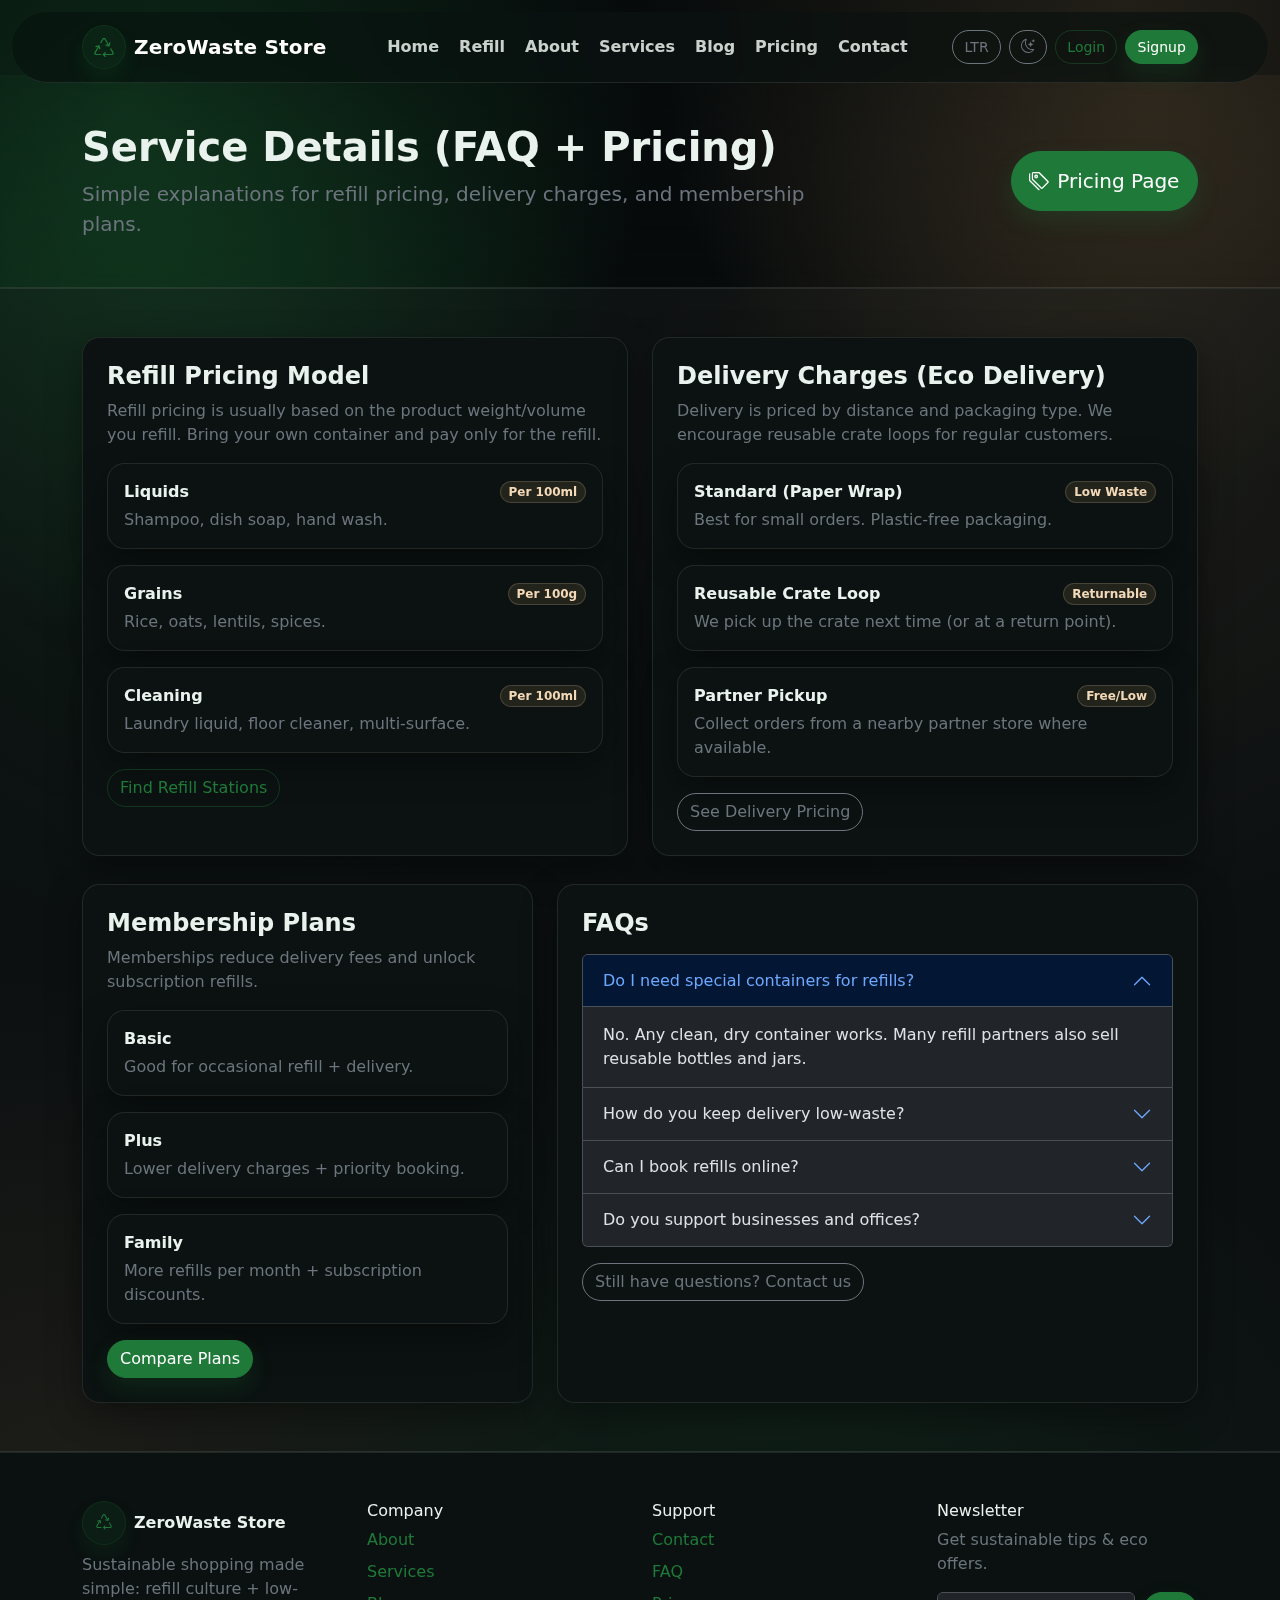
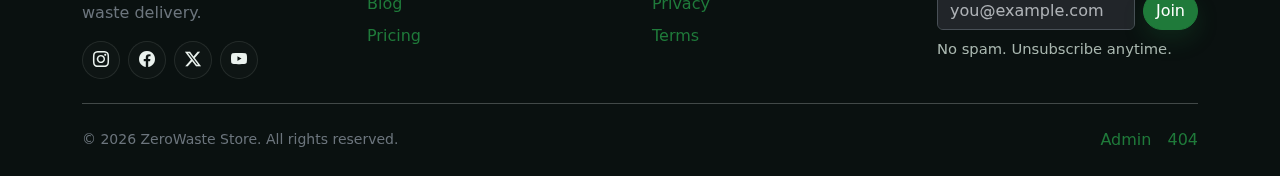
<file: service-details.html>
<!doctype html>
<html lang="en" dir="ltr" data-bs-theme="light">

<head>
  <meta charset="utf-8" />
  <meta name="viewport" content="width=device-width, initial-scale=1" />
  <meta name="description"
    content="Service details including refill pricing model, delivery charges, membership plans, and FAQs." />
  <title>ZeroWaste Store - Service Details</title>
  <link rel="icon" href="assets/images/favicon.svg" />
  <link href="https://cdn.jsdelivr.net/npm/bootstrap@5.3.3/dist/css/bootstrap.min.css" rel="stylesheet" />
  <link href="https://cdn.jsdelivr.net/npm/bootstrap-icons@1.11.3/font/bootstrap-icons.min.css" rel="stylesheet" />
  <link href="assets/css/style.css" rel="stylesheet" />
</head>

<body>
  <header class="zw-navbar sticky-top">
    <nav class="navbar navbar-expand-lg">
      <div class="container">
        <a class="navbar-brand d-flex align-items-center gap-2" href="index.html">
          <span class="zw-icon-circle"><i class="bi bi-recycle"></i></span>
          <span class="zw-brand">ZeroWaste Store</span>
        </a>

        <div class="d-flex align-items-center gap-2 order-lg-2">
          <button type="button" class="btn btn-sm btn-outline-secondary d-none d-lg-inline-flex" data-dir-toggle
            aria-label="Toggle direction" data-dir-btn>LTR</button>
          <button type="button" class="btn btn-sm btn-outline-secondary d-none d-lg-inline-flex" data-theme-toggle
            aria-label="Toggle theme">
            <i class="bi bi-sun" data-theme-icon></i>
          </button>

          <a class="btn btn-sm btn-outline-success zw-btn-outline d-none d-lg-inline-flex" href="login.html">Login</a>
          <a class="btn btn-sm btn-success zw-btn d-none d-lg-inline-flex" href="register.html">Signup</a>

          <button class="navbar-toggler" type="button" data-bs-toggle="offcanvas" data-bs-target="#offcanvasNav"
            aria-controls="offcanvasNav" aria-label="Open menu">
            <span class="navbar-toggler-icon"></span>
          </button>
        </div>

        <div class="collapse navbar-collapse order-lg-1" id="navbarNav">
          <ul class="navbar-nav mx-lg-auto gap-lg-1">
            <li class="nav-item"><a class="nav-link" href="index.html">Home</a></li>
            <li class="nav-item"><a class="nav-link" href="home-2.html">Refill</a></li>
            <li class="nav-item"><a class="nav-link" href="about.html">About</a></li>
            <li class="nav-item"><a class="nav-link" href="services.html">Services</a></li>
            <li class="nav-item"><a class="nav-link" href="blog.html">Blog</a></li>
            <li class="nav-item"><a class="nav-link" href="pricing.html">Pricing</a></li>
            <li class="nav-item"><a class="nav-link" href="contact.html">Contact</a></li>
          </ul>
        </div>
      </div>
    </nav>

  </header>

  <div class="offcanvas offcanvas-end" tabindex="-1" id="offcanvasNav" aria-labelledby="offcanvasNavLabel">
    <div class="offcanvas-header">

      <button type="button" class="btn-close" data-bs-dismiss="offcanvas" aria-label="Close"></button>
    </div>
    <div class="offcanvas-body d-flex flex-column">
      <div class="flex-grow-1">
        <div class="d-grid gap-2 mb-3">
          <a class="btn btn-outline-success zw-btn-outline" href="login.html">Login</a>
          <a class="btn btn-success zw-btn" href="register.html">Signup</a>
          <a class="btn btn-outline-secondary" href="dashboard.html"><i class="bi bi-speedometer2 me-1"></i> Admin
            Dashboard</a>
        </div>
        <ul class="navbar-nav">
          <li class="nav-item"><a class="nav-link" href="index.html">Home</a></li>
          <li class="nav-item"><a class="nav-link" href="home-2.html">Refill</a></li>
          <li class="nav-item"><a class="nav-link" href="about.html">About</a></li>
          <li class="nav-item"><a class="nav-link" href="services.html">Services</a></li>
          <li class="nav-item"><a class="nav-link" href="service-details.html">Service Details</a></li>
          <li class="nav-item"><a class="nav-link" href="blog.html">Blog</a></li>
          <li class="nav-item"><a class="nav-link" href="pricing.html">Pricing</a></li>
          <li class="nav-item"><a class="nav-link" href="contact.html">Contact</a></li>
          <li class="nav-item"><a class="nav-link" href="coming-soon.html">Coming Soon</a></li>
        </ul>
      </div>

      <div class="mt-auto pt-3 border-top d-lg-none">
        <div class="d-flex gap-2">
          <button type="button" class="btn btn-outline-secondary w-50" data-dir-toggle aria-label="Toggle direction"
            data-dir-btn>LTR</button>
          <button type="button" class="btn btn-outline-secondary w-50" data-theme-toggle aria-label="Toggle theme">
            <i class="bi bi-sun" data-theme-icon></i>
          </button>
        </div>
      </div>
    </div>
  </div>

  <main>
    <section class="zw-hero py-5">
      <div class="container">
        <div class="row g-4 align-items-center">
          <div class="col-lg-8">
            <h1 class="display-6 fw-bold mb-2">Service Details (FAQ + Pricing)</h1>
            <p class="lead text-secondary mb-0">Simple explanations for refill pricing, delivery charges, and membership
              plans.</p>
          </div>
          <div class="col-lg-4 text-lg-end">
            <a class="btn btn-success zw-btn btn-lg" href="pricing.html"><i class="bi bi-tags me-2"></i>Pricing Page</a>
          </div>
        </div>
      </div>
    </section>

    <section class="py-5">
      <div class="container">
        <div class="row g-4">
          <div class="col-lg-6">
            <div class="zw-card p-4 h-100">
              <h2 class="h4 zw-section-title">Refill Pricing Model</h2>
              <p class="text-secondary">Refill pricing is usually based on the product weight/volume you refill. Bring
                your own container and pay only for the refill.</p>

              <div class="d-grid gap-3">
                <div class="zw-card p-3">
                  <div class="d-flex justify-content-between align-items-center">
                    <strong>Liquids</strong>
                    <span class="badge rounded-pill zw-badge-secondary">Per 100ml</span>
                  </div>
                  <p class="text-secondary mb-0 mt-1">Shampoo, dish soap, hand wash.</p>
                </div>
                <div class="zw-card p-3">
                  <div class="d-flex justify-content-between align-items-center">
                    <strong>Grains</strong>
                    <span class="badge rounded-pill zw-badge-secondary">Per 100g</span>
                  </div>
                  <p class="text-secondary mb-0 mt-1">Rice, oats, lentils, spices.</p>
                </div>
                <div class="zw-card p-3">
                  <div class="d-flex justify-content-between align-items-center">
                    <strong>Cleaning</strong>
                    <span class="badge rounded-pill zw-badge-secondary">Per 100ml</span>
                  </div>
                  <p class="text-secondary mb-0 mt-1">Laundry liquid, floor cleaner, multi-surface.</p>
                </div>
              </div>

              <div class="mt-3">
                <a class="btn btn-outline-success zw-btn-outline" href="home-2.html">Find Refill Stations</a>
              </div>
            </div>
          </div>

          <div class="col-lg-6">
            <div class="zw-card p-4 h-100">
              <h2 class="h4 zw-section-title">Delivery Charges (Eco Delivery)</h2>
              <p class="text-secondary">Delivery is priced by distance and packaging type. We encourage reusable crate
                loops for regular customers.</p>

              <div class="d-grid gap-3">
                <div class="zw-card p-3">
                  <div class="d-flex justify-content-between align-items-center">
                    <strong>Standard (Paper Wrap)</strong>
                    <span class="badge rounded-pill zw-badge-secondary">Low Waste</span>
                  </div>
                  <p class="text-secondary mb-0 mt-1">Best for small orders. Plastic-free packaging.</p>
                </div>
                <div class="zw-card p-3">
                  <div class="d-flex justify-content-between align-items-center">
                    <strong>Reusable Crate Loop</strong>
                    <span class="badge rounded-pill zw-badge-secondary">Returnable</span>
                  </div>
                  <p class="text-secondary mb-0 mt-1">We pick up the crate next time (or at a return point).</p>
                </div>
                <div class="zw-card p-3">
                  <div class="d-flex justify-content-between align-items-center">
                    <strong>Partner Pickup</strong>
                    <span class="badge rounded-pill zw-badge-secondary">Free/Low</span>
                  </div>
                  <p class="text-secondary mb-0 mt-1">Collect orders from a nearby partner store where available.</p>
                </div>
              </div>

              <div class="mt-3">
                <a class="btn btn-outline-secondary" href="pricing.html">See Delivery Pricing</a>
              </div>
            </div>
          </div>
        </div>

        <div class="row g-4 mt-1">
          <div class="col-lg-5">
            <div class="zw-card p-4 h-100">
              <h2 class="h4 zw-section-title">Membership Plans</h2>
              <p class="text-secondary">Memberships reduce delivery fees and unlock subscription refills.</p>
              <div class="d-grid gap-3 mt-3">
                <div class="zw-card p-3">
                  <strong>Basic</strong>
                  <p class="text-secondary mb-0 mt-1">Good for occasional refill + delivery.</p>
                </div>
                <div class="zw-card p-3">
                  <strong>Plus</strong>
                  <p class="text-secondary mb-0 mt-1">Lower delivery charges + priority booking.</p>
                </div>
                <div class="zw-card p-3">
                  <strong>Family</strong>
                  <p class="text-secondary mb-0 mt-1">More refills per month + subscription discounts.</p>
                </div>
              </div>
              <div class="mt-3">
                <a class="btn btn-success zw-btn" href="pricing.html">Compare Plans</a>
              </div>
            </div>
          </div>

          <div class="col-lg-7">
            <div class="zw-card p-4 h-100">
              <h2 class="h4 zw-section-title">FAQs</h2>
              <div class="accordion mt-3" id="faq">
                <div class="accordion-item">
                  <h2 class="accordion-header" id="q1">
                    <button class="accordion-button" type="button" data-bs-toggle="collapse" data-bs-target="#a1"
                      aria-expanded="true" aria-controls="a1">
                      Do I need special containers for refills?
                    </button>
                  </h2>
                  <div id="a1" class="accordion-collapse collapse show" aria-labelledby="q1" data-bs-parent="#faq">
                    <div class="accordion-body">
                      No. Any clean, dry container works. Many refill partners also sell reusable bottles and jars.
                    </div>
                  </div>
                </div>

                <div class="accordion-item">
                  <h2 class="accordion-header" id="q2">
                    <button class="accordion-button collapsed" type="button" data-bs-toggle="collapse"
                      data-bs-target="#a2" aria-expanded="false" aria-controls="a2">
                      How do you keep delivery low-waste?
                    </button>
                  </h2>
                  <div id="a2" class="accordion-collapse collapse" aria-labelledby="q2" data-bs-parent="#faq">
                    <div class="accordion-body">
                      We prefer paper wrap, compostable tape, and reusable crate loops. We avoid unnecessary fillers.
                    </div>
                  </div>
                </div>

                <div class="accordion-item">
                  <h2 class="accordion-header" id="q3">
                    <button class="accordion-button collapsed" type="button" data-bs-toggle="collapse"
                      data-bs-target="#a3" aria-expanded="false" aria-controls="a3">
                      Can I book refills online?
                    </button>
                  </h2>
                  <div id="a3" class="accordion-collapse collapse" aria-labelledby="q3" data-bs-parent="#faq">
                    <div class="accordion-body">
                      Yes, use our locator to find a partner and then book through contact or membership tools (demo
                      UI).
                    </div>
                  </div>
                </div>

                <div class="accordion-item">
                  <h2 class="accordion-header" id="q4">
                    <button class="accordion-button collapsed" type="button" data-bs-toggle="collapse"
                      data-bs-target="#a4" aria-expanded="false" aria-controls="a4">
                      Do you support businesses and offices?
                    </button>
                  </h2>
                  <div id="a4" class="accordion-collapse collapse" aria-labelledby="q4" data-bs-parent="#faq">
                    <div class="accordion-body">
                      Yes. Bulk ordering and partner refill programs are available. Contact us for a quote.
                    </div>
                  </div>
                </div>
              </div>

              <div class="mt-3">
                <a class="btn btn-outline-secondary" href="contact.html">Still have questions? Contact us</a>
              </div>
            </div>
          </div>
        </div>
      </div>
    </section>
  </main>

  <footer class="zw-footer pt-5">
    <div class="container">
      <div class="row g-4">
        <div class="col-md-6 col-lg-3">
          <div class="d-flex align-items-center gap-2 mb-2">
            <span class="zw-icon-circle"><i class="bi bi-recycle"></i></span>
            <strong>ZeroWaste Store</strong>
          </div>
          <p class="text-secondary">Sustainable shopping made simple: refill culture + low-waste delivery.</p>
          <div class="zw-social d-flex gap-2">
            <a href="#" aria-label="Instagram"><i class="bi bi-instagram"></i></a>
            <a href="#" aria-label="Facebook"><i class="bi bi-facebook"></i></a>
            <a href="#" aria-label="Twitter"><i class="bi bi-twitter-x"></i></a>
            <a href="#" aria-label="YouTube"><i class="bi bi-youtube"></i></a>
          </div>
        </div>

        <div class="col-md-6 col-lg-3">
          <h3 class="h6">Company</h3>
          <ul class="list-unstyled d-grid gap-2">
            <li><a class="text-decoration-none" href="about.html">About</a></li>
            <li><a class="text-decoration-none" href="services.html">Services</a></li>
            <li><a class="text-decoration-none" href="blog.html">Blog</a></li>
            <li><a class="text-decoration-none" href="pricing.html">Pricing</a></li>
          </ul>
        </div>

        <div class="col-md-6 col-lg-3">
          <h3 class="h6">Support</h3>
          <ul class="list-unstyled d-grid gap-2">
            <li><a class="text-decoration-none" href="contact.html">Contact</a></li>
            <li><a class="text-decoration-none" href="service-details.html">FAQ</a></li>
            <li><a class="text-decoration-none" href="coming-soon.html">Privacy</a></li>
            <li><a class="text-decoration-none" href="coming-soon.html">Terms</a></li>
          </ul>
        </div>

        <div class="col-md-6 col-lg-3">
          <h3 class="h6">Newsletter</h3>
          <p class="text-secondary">Get sustainable tips & eco offers.</p>
          <form class="d-flex gap-2" action="#">
            <label class="visually-hidden" for="newsEmail5">Email</label>
            <input id="newsEmail5" class="form-control" type="email" placeholder="you@example.com" />
            <button class="btn btn-success zw-btn" type="button">Join</button>
          </form>
          <p class="zw-form-hint mt-2 mb-0">No spam. Unsubscribe anytime.</p>
        </div>
      </div>

      <hr class="my-4" />
      <div class="d-flex flex-column flex-md-row justify-content-between align-items-center gap-2 pb-4">
        <small class="text-secondary">© 2026 ZeroWaste Store. All rights reserved.</small>
        <div class="d-flex gap-3">
          <a class="text-decoration-none" href="dashboard.html">Admin</a>
          <a class="text-decoration-none" href="404.html">404</a>
        </div>
      </div>
    </div>
  </footer>

  <button class="btn btn-success zw-btn zw-backtotop" type="button" aria-label="Back to top" data-back-to-top>
    <i class="bi bi-arrow-up"></i>
  </button>

  <script src="https://cdn.jsdelivr.net/npm/bootstrap@5.3.3/dist/js/bootstrap.bundle.min.js"></script>
  <script src="assets/js/main.js"></script>
</body>

</html>
</file>
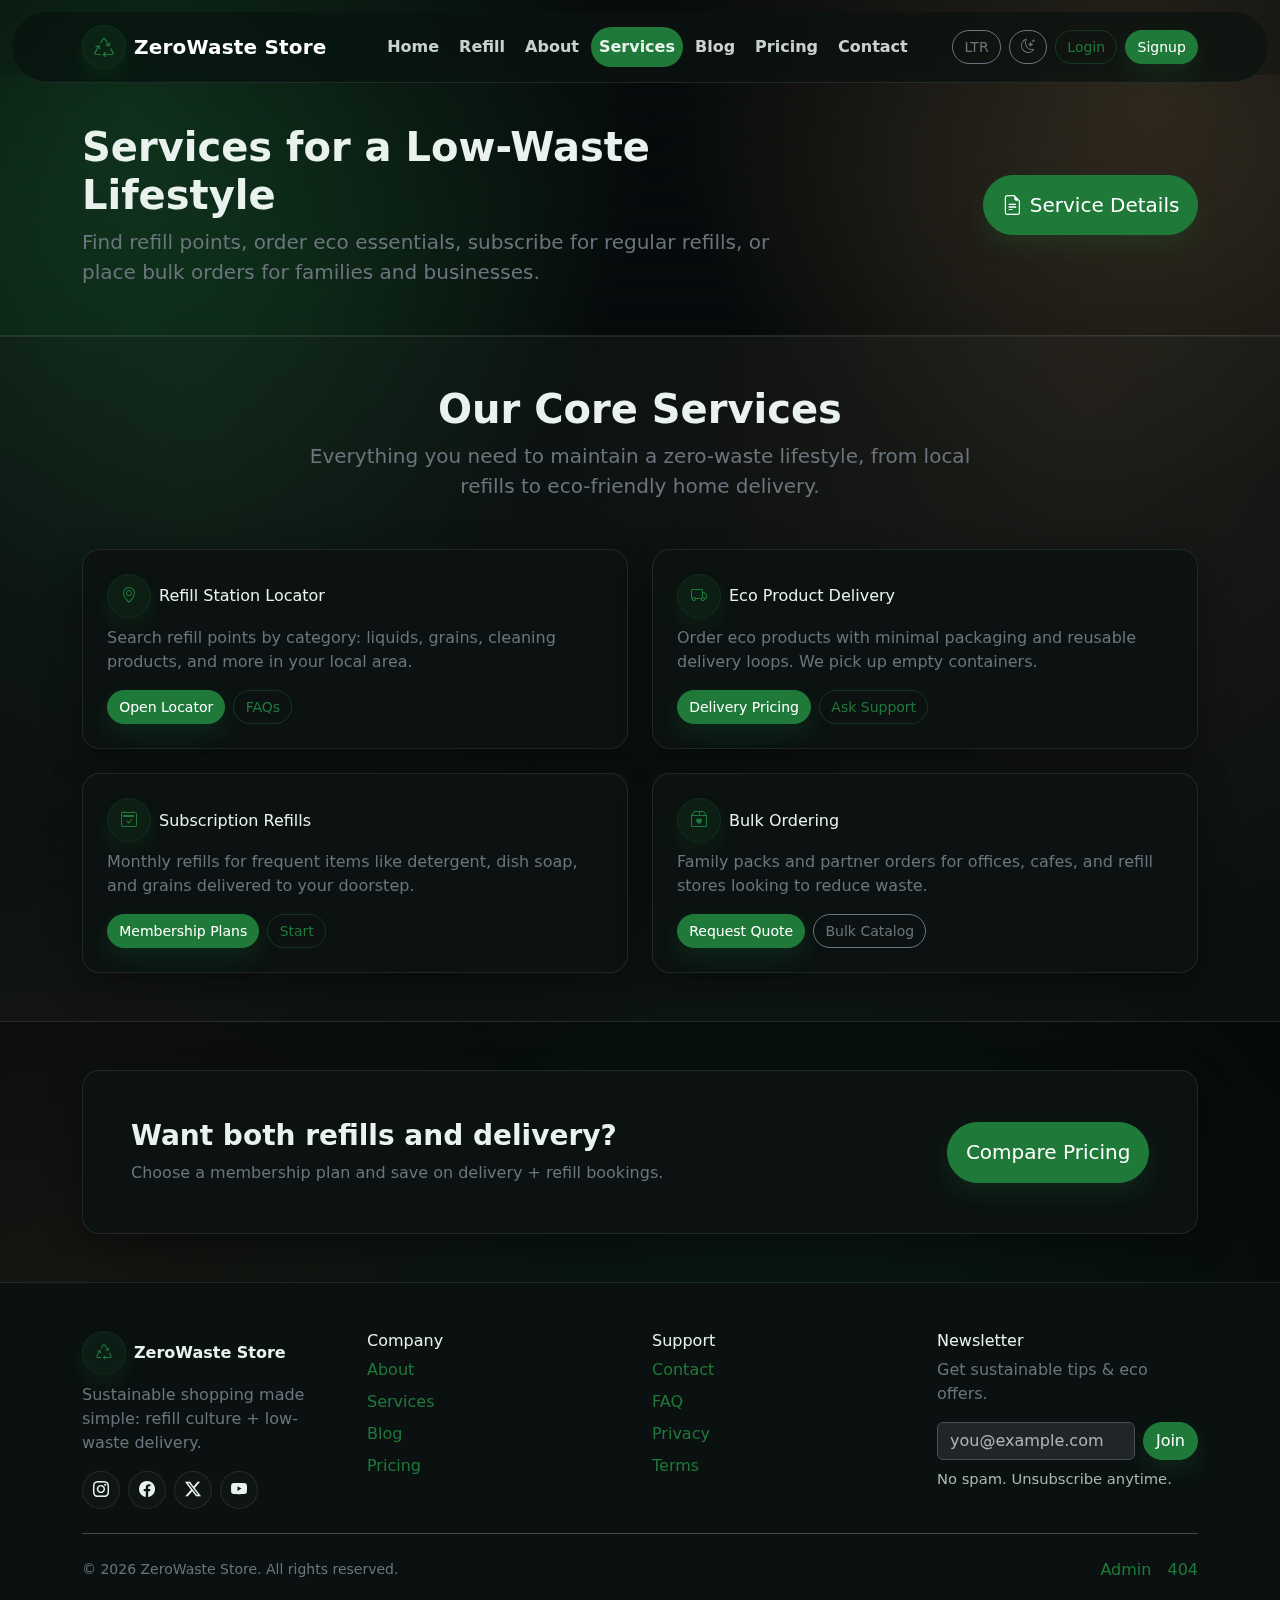
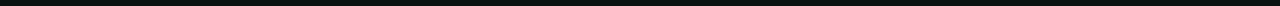
<file: services.html>
<!doctype html>
<html lang="en" dir="ltr" data-bs-theme="light">

<head>
  <meta charset="utf-8" />
  <meta name="viewport" content="width=device-width, initial-scale=1" />
  <meta name="description"
    content="ZeroWaste Store services: refill station locator, eco product delivery, subscriptions, and bulk ordering." />
  <title>ZeroWaste Store - Services</title>
  <link rel="icon" href="assets/images/favicon.svg" />
  <link href="https://cdn.jsdelivr.net/npm/bootstrap@5.3.3/dist/css/bootstrap.min.css" rel="stylesheet" />
  <link href="https://cdn.jsdelivr.net/npm/bootstrap-icons@1.11.3/font/bootstrap-icons.min.css" rel="stylesheet" />
  <link href="assets/css/style.css" rel="stylesheet" />
</head>

<body>
  <header class="zw-navbar sticky-top">
    <nav class="navbar navbar-expand-lg">
      <div class="container">
        <a class="navbar-brand d-flex align-items-center gap-2" href="index.html">
          <span class="zw-icon-circle"><i class="bi bi-recycle"></i></span>
          <span class="zw-brand">ZeroWaste Store</span>
        </a>

        <div class="d-flex align-items-center gap-2 order-lg-2">
          <button type="button" class="btn btn-sm btn-outline-secondary d-none d-lg-inline-flex" data-dir-toggle
            aria-label="Toggle direction" data-dir-btn>LTR</button>
          <button type="button" class="btn btn-sm btn-outline-secondary d-none d-lg-inline-flex" data-theme-toggle
            aria-label="Toggle theme">
            <i class="bi bi-sun" data-theme-icon></i>
          </button>

          <a class="btn btn-sm btn-outline-success zw-btn-outline d-none d-lg-inline-flex" href="login.html">Login</a>
          <a class="btn btn-sm btn-success zw-btn d-none d-lg-inline-flex" href="register.html">Signup</a>

          <button class="navbar-toggler" type="button" data-bs-toggle="offcanvas" data-bs-target="#offcanvasNav"
            aria-controls="offcanvasNav" aria-label="Open menu">
            <span class="navbar-toggler-icon"></span>
          </button>
        </div>

        <div class="collapse navbar-collapse order-lg-1" id="navbarNav">
          <ul class="navbar-nav mx-lg-auto gap-lg-1">
            <li class="nav-item"><a class="nav-link" href="index.html">Home</a></li>
            <li class="nav-item"><a class="nav-link" href="home-2.html">Refill</a></li>
            <li class="nav-item"><a class="nav-link" href="about.html">About</a></li>
            <li class="nav-item"><a class="nav-link active" href="services.html">Services</a></li>
            <li class="nav-item"><a class="nav-link" href="blog.html">Blog</a></li>
            <li class="nav-item"><a class="nav-link" href="pricing.html">Pricing</a></li>
            <li class="nav-item"><a class="nav-link" href="contact.html">Contact</a></li>
          </ul>
        </div>
      </div>
    </nav>

  </header>

  <div class="offcanvas offcanvas-end" tabindex="-1" id="offcanvasNav" aria-labelledby="offcanvasNavLabel">
    <div class="offcanvas-header">

      <button type="button" class="btn-close" data-bs-dismiss="offcanvas" aria-label="Close"></button>
    </div>
    <div class="offcanvas-body d-flex flex-column">
      <div class="flex-grow-1">
        <div class="d-grid gap-2 mb-3">
          <a class="btn btn-outline-success zw-btn-outline" href="login.html">Login</a>
          <a class="btn btn-success zw-btn" href="register.html">Signup</a>
          <a class="btn btn-outline-secondary" href="dashboard.html"><i class="bi bi-speedometer2 me-1"></i> Admin
            Dashboard</a>
        </div>
        <ul class="navbar-nav">
          <li class="nav-item"><a class="nav-link" href="index.html">Home</a></li>
          <li class="nav-item"><a class="nav-link" href="home-2.html">Refill</a></li>
          <li class="nav-item"><a class="nav-link" href="about.html">About</a></li>
          <li class="nav-item"><a class="nav-link" href="services.html">Services</a></li>
          <li class="nav-item"><a class="nav-link" href="service-details.html">Service Details</a></li>
          <li class="nav-item"><a class="nav-link" href="blog.html">Blog</a></li>
          <li class="nav-item"><a class="nav-link" href="pricing.html">Pricing</a></li>
          <li class="nav-item"><a class="nav-link" href="contact.html">Contact</a></li>
          <li class="nav-item"><a class="nav-link" href="coming-soon.html">Coming Soon</a></li>
        </ul>
      </div>

      <div class="mt-auto pt-3 border-top d-lg-none">
        <div class="d-flex gap-2">
          <button type="button" class="btn btn-outline-secondary w-50" data-dir-toggle aria-label="Toggle direction"
            data-dir-btn>LTR</button>
          <button type="button" class="btn btn-outline-secondary w-50" data-theme-toggle aria-label="Toggle theme">
            <i class="bi bi-sun" data-theme-icon></i>
          </button>
        </div>
      </div>
    </div>
  </div>

  <main>
    <section class="zw-hero py-5">
      <div class="container">
        <div class="row g-4 align-items-center">
          <div class="col-lg-8">
            <h1 class="display-6 fw-bold mb-2">Services for a Low-Waste Lifestyle</h1>
            <p class="lead text-secondary mb-0">Find refill points, order eco essentials, subscribe for regular refills,
              or place bulk orders for families and businesses.</p>
          </div>
          <div class="col-lg-4 text-lg-end">
            <a class="btn btn-success zw-btn btn-lg" href="service-details.html"><i
                class="bi bi-file-earmark-text me-2"></i>Service Details</a>
          </div>
        </div>
      </div>
    </section>

    <section class="py-5">
      <div class="container text-center mb-5">
        <h2 class="display-6 fw-bold zw-section-title">Our Core Services</h2>
        <p class="lead text-secondary mx-auto" style="max-width: 700px;">Everything you need to maintain a zero-waste
          lifestyle, from local refills to eco-friendly home delivery.</p>
      </div>
      <div class="container">
        <div class="row g-4 justify-content-center">
          <div class="col-lg-6">
            <div class="zw-card p-4 h-100">
              <div class="d-flex align-items-center gap-2 mb-2">
                <span class="zw-icon-circle"><i class="bi bi-geo-alt"></i></span>
                <h2 class="h6 mb-0">Refill Station Locator</h2>
              </div>
              <p class="text-secondary">Search refill points by category: liquids, grains, cleaning products, and more
                in your local area.</p>
              <div class="d-flex flex-wrap gap-2">
                <a class="btn btn-sm btn-success zw-btn" href="home-2.html">Open Locator</a>
                <a class="btn btn-sm btn-outline-success zw-btn-outline" href="service-details.html">FAQs</a>
              </div>
            </div>
          </div>

          <div class="col-lg-6">
            <div class="zw-card p-4 h-100">
              <div class="d-flex align-items-center gap-2 mb-2">
                <span class="zw-icon-circle"><i class="bi bi-truck"></i></span>
                <h2 class="h6 mb-0">Eco Product Delivery</h2>
              </div>
              <p class="text-secondary">Order eco products with minimal packaging and reusable delivery loops. We pick
                up empty containers.</p>
              <div class="d-flex flex-wrap gap-2">
                <a class="btn btn-sm btn-success zw-btn" href="pricing.html">Delivery Pricing</a>
                <a class="btn btn-sm btn-outline-success zw-btn-outline" href="contact.html">Ask Support</a>
              </div>
            </div>
          </div>

          <div class="col-lg-6">
            <div class="zw-card p-4 h-100">
              <div class="d-flex align-items-center gap-2 mb-2">
                <span class="zw-icon-circle"><i class="bi bi-calendar2-check"></i></span>
                <h2 class="h6 mb-0">Subscription Refills</h2>
              </div>
              <p class="text-secondary">Monthly refills for frequent items like detergent, dish soap, and grains
                delivered to your doorstep.</p>
              <div class="d-flex flex-wrap gap-2">
                <a class="btn btn-sm btn-success zw-btn" href="pricing.html">Membership Plans</a>
                <a class="btn btn-sm btn-outline-success zw-btn-outline" href="register.html">Start</a>
              </div>
            </div>
          </div>

          <div class="col-lg-6">
            <div class="zw-card p-4 h-100">
              <div class="d-flex align-items-center gap-2 mb-2">
                <span class="zw-icon-circle"><i class="bi bi-box2-heart"></i></span>
                <h2 class="h6 mb-0">Bulk Ordering</h2>
              </div>
              <p class="text-secondary">Family packs and partner orders for offices, cafes, and refill stores looking to
                reduce waste.</p>
              <div class="d-flex flex-wrap gap-2">
                <a class="btn btn-sm btn-success zw-btn" href="contact.html">Request Quote</a>
                <a class="btn btn-sm btn-outline-secondary" href="coming-soon.html">Bulk Catalog</a>
              </div>
            </div>
          </div>
        </div>
      </div>
    </section>

    <section class="py-5">
      <div class="container">
        <div class="zw-card p-4 p-lg-5">
          <div class="row g-4 align-items-center">
            <div class="col-lg-8">
              <h2 class="h3 zw-section-title mb-2">Want both refills and delivery?</h2>
              <p class="text-secondary mb-0">Choose a membership plan and save on delivery + refill bookings.</p>
            </div>
            <div class="col-lg-4 text-lg-end">
              <a class="btn btn-success zw-btn btn-lg" href="pricing.html">Compare Pricing</a>
            </div>
          </div>
        </div>
      </div>
    </section>
  </main>

  <footer class="zw-footer pt-5">
    <div class="container">
      <div class="row g-4">
        <div class="col-md-6 col-lg-3">
          <div class="d-flex align-items-center gap-2 mb-2">
            <span class="zw-icon-circle"><i class="bi bi-recycle"></i></span>
            <strong>ZeroWaste Store</strong>
          </div>
          <p class="text-secondary">Sustainable shopping made simple: refill culture + low-waste delivery.</p>
          <div class="zw-social d-flex gap-2">
            <a href="#" aria-label="Instagram"><i class="bi bi-instagram"></i></a>
            <a href="#" aria-label="Facebook"><i class="bi bi-facebook"></i></a>
            <a href="#" aria-label="Twitter"><i class="bi bi-twitter-x"></i></a>
            <a href="#" aria-label="YouTube"><i class="bi bi-youtube"></i></a>
          </div>
        </div>

        <div class="col-md-6 col-lg-3">
          <h3 class="h6">Company</h3>
          <ul class="list-unstyled d-grid gap-2">
            <li><a class="text-decoration-none" href="about.html">About</a></li>
            <li><a class="text-decoration-none" href="services.html">Services</a></li>
            <li><a class="text-decoration-none" href="blog.html">Blog</a></li>
            <li><a class="text-decoration-none" href="pricing.html">Pricing</a></li>
          </ul>
        </div>

        <div class="col-md-6 col-lg-3">
          <h3 class="h6">Support</h3>
          <ul class="list-unstyled d-grid gap-2">
            <li><a class="text-decoration-none" href="contact.html">Contact</a></li>
            <li><a class="text-decoration-none" href="service-details.html">FAQ</a></li>
            <li><a class="text-decoration-none" href="coming-soon.html">Privacy</a></li>
            <li><a class="text-decoration-none" href="coming-soon.html">Terms</a></li>
          </ul>
        </div>

        <div class="col-md-6 col-lg-3">
          <h3 class="h6">Newsletter</h3>
          <p class="text-secondary">Get sustainable tips & eco offers.</p>
          <form class="d-flex gap-2" action="#">
            <label class="visually-hidden" for="newsEmail4">Email</label>
            <input id="newsEmail4" class="form-control" type="email" placeholder="you@example.com" />
            <button class="btn btn-success zw-btn" type="button">Join</button>
          </form>
          <p class="zw-form-hint mt-2 mb-0">No spam. Unsubscribe anytime.</p>
        </div>
      </div>

      <hr class="my-4" />
      <div class="d-flex flex-column flex-md-row justify-content-between align-items-center gap-2 pb-4">
        <small class="text-secondary">© 2026 ZeroWaste Store. All rights reserved.</small>
        <div class="d-flex gap-3">
          <a class="text-decoration-none" href="dashboard.html">Admin</a>
          <a class="text-decoration-none" href="404.html">404</a>
        </div>
      </div>
    </div>
  </footer>

  <button class="btn btn-success zw-btn zw-backtotop" type="button" aria-label="Back to top" data-back-to-top>
    <i class="bi bi-arrow-up"></i>
  </button>

  <script src="https://cdn.jsdelivr.net/npm/bootstrap@5.3.3/dist/js/bootstrap.bundle.min.js"></script>
  <script src="assets/js/main.js"></script>
</body>

</html>
</file>
<file: assets/css/style.css>
:root {
  --zw-primary: #1f7a3a;
  --zw-secondary: #b38b59;
  --zw-tertiary: #f5f3ee;
  --zw-text: #1f2a1f;
  --zw-muted: #6c757d;
  --zw-card: #ffffff;
  --zw-border: rgba(31, 42, 31, .12);
  --zw-shadow: 0 18px 40px rgba(16, 24, 16, .10);
  --zw-shadow-soft: 0 10px 25px rgba(16, 24, 16, .08);
  --zw-radius: 1.1rem;
  --zw-radius-lg: 1.35rem;
}

[data-bs-theme="dark"] {
  --zw-tertiary: #060a0b;
  --zw-text: #eaf2ee;
  --zw-muted: #a9b7af;
  --zw-card: #0b1211;
  --zw-border: rgba(234, 242, 238, .10);
  --zw-shadow: 0 20px 55px rgba(0, 0, 0, .45);
  --zw-shadow-soft: 0 12px 35px rgba(0, 0, 0, .35);
}

html {
  scroll-behavior: smooth;
  overflow-x: hidden;
}

body {
  font-family: system-ui, -apple-system, "Segoe UI", Roboto, "Helvetica Neue", Arial, "Noto Sans", "Liberation Sans", sans-serif;
  color: var(--zw-text);
  background:
    radial-gradient(900px circle at 10% 10%, rgba(31, 122, 58, .08), transparent 55%),
    radial-gradient(900px circle at 90% 0%, rgba(179, 139, 89, .10), transparent 50%),
    radial-gradient(900px circle at 90% 85%, rgba(31, 122, 58, .06), transparent 55%),
    var(--zw-tertiary);
  overflow-x: hidden;
}

[data-bs-theme="dark"] body {
  background:
    radial-gradient(900px circle at 12% 8%, rgba(31, 122, 58, .28), transparent 55%),
    radial-gradient(900px circle at 88% 0%, rgba(179, 139, 89, .16), transparent 55%),
    radial-gradient(1100px circle at 60% 92%, rgba(31, 122, 58, .16), transparent 58%),
    radial-gradient(900px circle at 5% 85%, rgba(179, 139, 89, .10), transparent 60%),
    var(--zw-tertiary);
}

a {
  color: var(--zw-primary);
}

a:hover {
  color: #196431;
}

.btn {
  border-radius: 999px;
}

.btn.btn-lg {
  padding: .9rem 1.1rem;
}

.btn.btn-sm {
  padding: .35rem .7rem;
}

main>section {
  position: relative;
  overflow: hidden;
}

main>section>.container,
main>section>.container-fluid {
  position: relative;
  z-index: 1;
}

main>section:not(.zw-hero):nth-of-type(even) {
  background: color-mix(in srgb, var(--zw-card) 55%, transparent);
  border-top: 1px solid var(--zw-border);
  border-bottom: 1px solid var(--zw-border);
}

[data-bs-theme="dark"] main>section:not(.zw-hero):nth-of-type(even) {
  background: rgba(255, 255, 255, .028);
}

main>section:not(.zw-hero):nth-of-type(even)::before {
  content: "";
  position: absolute;
  inset: 0;
  pointer-events: none;
  background:
    radial-gradient(900px circle at 15% 15%, rgba(31, 122, 58, .12), transparent 55%),
    radial-gradient(900px circle at 85% 10%, rgba(179, 139, 89, .12), transparent 60%);
  opacity: .85;
}

.zw-navbar {
  background: color-mix(in srgb, var(--zw-card) 86%, transparent);
  border-bottom: 1px solid var(--zw-border);
  backdrop-filter: saturate(160%) blur(10px);
}

[data-bs-theme="dark"] .zw-navbar {
  background: color-mix(in srgb, var(--zw-card) 72%, transparent);
}

.zw-navbar.sticky-top {
  top: .75rem;
  border-radius: 999px;
  margin-left: .75rem;
  margin-right: .75rem;
  width: calc(100% - 1.5rem);
  z-index: 1030;
}

@media (max-width:575.98px) {
  .zw-navbar.sticky-top {
    top: .5rem;
    margin: .5rem;
    width: calc(100% - 1rem);
  }
}

.zw-navbar.sticky-top .navbar {
  border-radius: 999px;
}

.zw-navbar.is-scrolled {
  box-shadow: var(--zw-shadow-soft);
}

/* Make sure content is not hidden behind the floating sticky header */
main {
  padding-top: .25rem;
}

/* Solid-like modal (lightbox) polish */
.modal-content {
  border-radius: var(--zw-radius-lg);
  border: 1px solid var(--zw-border);
  box-shadow: var(--zw-shadow);
}

[data-bs-theme="dark"] .modal-backdrop.show {
  opacity: .72;
}

.zw-navbar .nav-link {
  color: color-mix(in srgb, var(--zw-text) 86%, transparent);
  font-weight: 600;
}

.zw-navbar .nav-link.active {
  color: var(--zw-text);
  background: var(--zw-primary);
  border-radius: var(--zw-radius-lg);
}

.zw-brand {
  font-weight: 800;
  letter-spacing: .2px;
}

@media (max-width:350px) {
  .zw-brand {
    font-size: .95rem;
  }
}

.zw-pill {
  font-size: .85rem;
  padding: .35rem .65rem;
  border-radius: 999px;
  background: rgba(31, 122, 58, .10);
  color: var(--zw-primary);
  border: 1px solid rgba(31, 122, 58, .18);
}

.zw-hero {
  position: relative;
  overflow: hidden;
  background:
    radial-gradient(900px circle at 10% 10%, rgba(31, 122, 58, .22), transparent 58%),
    radial-gradient(900px circle at 90% 0%, rgba(179, 139, 89, .26), transparent 54%),
    linear-gradient(180deg, rgba(255, 255, 255, .70), rgba(255, 255, 255, 0));
  border-bottom: 1px solid var(--zw-border);
}

.zw-hero::after {
  content: "";
  position: absolute;
  inset: -2px;
  pointer-events: none;
  background:
    linear-gradient(90deg, rgba(31, 42, 31, .06) 1px, transparent 1px),
    linear-gradient(0deg, rgba(31, 42, 31, .06) 1px, transparent 1px);
  background-size: 56px 56px;
  opacity: .25;
  mask-image: radial-gradient(closest-side at 30% 35%, rgba(0, 0, 0, .9), rgba(0, 0, 0, 0));
}

[data-bs-theme="dark"] .zw-hero {
  background:
    radial-gradient(900px circle at 10% 10%, rgba(31, 122, 58, .30), transparent 58%),
    radial-gradient(900px circle at 90% 0%, rgba(179, 139, 89, .22), transparent 54%),
    linear-gradient(180deg, rgba(6, 10, 11, .92), rgba(6, 10, 11, 0));
}

[data-bs-theme="dark"] .zw-hero::after {
  opacity: .18;
}

.zw-card {
  background: var(--zw-card);
  border: 1px solid var(--zw-border);
  border-radius: var(--zw-radius);
  box-shadow: var(--zw-shadow-soft);
  transition: transform .18s ease, box-shadow .18s ease, border-color .18s ease;
}

.zw-card:hover {
  transform: translateY(-2px);
  box-shadow: var(--zw-shadow);
  border-color: color-mix(in srgb, var(--zw-border) 55%, var(--zw-primary));
}

.zw-card .card {
  background: transparent;
}

.zw-card-img-top {
  width: 100%;
  aspect-ratio: 16/9;
  object-fit: cover;
  border-radius: calc(var(--zw-radius) - 2px) calc(var(--zw-radius) - 2px) 0 0;
  margin: -1px -1px 1rem -1px;
  width: calc(100% + 2px);
  transition: transform .3s ease;
}

.zw-card:hover .zw-card-img-top {
  transform: scale(1.05);
}

.zw-card-img-wrapper {
  overflow: hidden;
  border-radius: calc(var(--zw-radius) - 2px) calc(var(--zw-radius) - 2px) 0 0;
  margin: -1.5rem -1.5rem 1rem -1.5rem;
}

.zw-btn {
  --bs-btn-bg: var(--zw-primary);
  --bs-btn-border-color: var(--zw-primary);
  --bs-btn-hover-bg: #196431;
  --bs-btn-hover-border-color: #196431;
  --bs-btn-color: #fff;
  box-shadow: 0 10px 22px rgba(31, 122, 58, .20);
}

.zw-btn-outline {
  --bs-btn-color: var(--zw-primary);
  --bs-btn-border-color: rgba(31, 122, 58, .35);
  --bs-btn-hover-bg: rgba(31, 122, 58, .12);
  --bs-btn-hover-border-color: rgba(31, 122, 58, .45);
}

.zw-badge-secondary {
  background: rgba(179, 139, 89, .18);
  color: #6b4b22;
  border: 1px solid rgba(179, 139, 89, .3);
}

[data-bs-theme="dark"] .zw-badge-secondary {
  background: rgba(179, 139, 89, .14);
  border-color: rgba(243, 217, 184, .18);
  color: #f3d9b8;
}

.zw-section-title {
  font-weight: 800;
}

.zw-footer {
  background: var(--zw-card);
  border-top: 1px solid var(--zw-border);
}

[data-bs-theme="dark"] .zw-footer {
  background: color-mix(in srgb, var(--zw-card) 92%, #000);
}

.zw-social a {
  width: 38px;
  height: 38px;
  display: inline-flex;
  align-items: center;
  justify-content: center;
  border-radius: 999px;
  border: 1px solid var(--zw-border);
  color: var(--zw-text);
  background: transparent;
  text-decoration: none;
}

[data-bs-theme="dark"] .zw-social a {
  background: rgba(255, 255, 255, .02);
}

.zw-social a:hover {
  border-color: rgba(31, 122, 58, .35);
  color: var(--zw-primary);
}

.zw-backtotop {
  position: fixed;
  right: 16px;
  bottom: 16px;
  z-index: 1030;
  width: 46px;
  height: 46px;
  border-radius: 999px;
  display: none;
  box-shadow: var(--zw-shadow-soft);
}

.zw-form-hint {
  color: var(--zw-muted);
  font-size: .92rem;
}

.zw-icon-circle {
  width: 44px;
  height: 44px;
  display: inline-flex;
  align-items: center;
  justify-content: center;
  border-radius: 999px;
  background: rgba(31, 122, 58, .12);
  color: var(--zw-primary);
  border: 1px solid rgba(31, 122, 58, .18);
  box-shadow: 0 10px 18px rgba(31, 122, 58, .12);
}

@media (max-width:350px) {
  .zw-icon-circle {
    width: 32px;
    height: 32px;
    font-size: .85rem;
  }

  .navbar-brand {
    gap: .35rem !important;
    margin-right: .5rem;
  }
}

.zw-map-placeholder {
  min-height: 320px;
  border-radius: var(--zw-radius-lg);
  background:
    radial-gradient(700px circle at 20% 25%, rgba(31, 122, 58, .18), transparent 55%),
    radial-gradient(700px circle at 80% 20%, rgba(179, 139, 89, .18), transparent 55%),
    repeating-linear-gradient(0deg, transparent, transparent 14px, rgba(0, 0, 0, .04) 14px, rgba(0, 0, 0, .04) 15px);
  border: 1px solid var(--zw-border);
  box-shadow: var(--zw-shadow-soft);
}

[data-bs-theme="dark"] .zw-map-placeholder {
  background:
    radial-gradient(700px circle at 20% 25%, rgba(31, 122, 58, .30), transparent 55%),
    radial-gradient(700px circle at 80% 20%, rgba(179, 139, 89, .18), transparent 55%),
    repeating-linear-gradient(0deg, transparent, transparent 14px, rgba(255, 255, 255, .06) 14px, rgba(255, 255, 255, .06) 15px);
}

.zw-side {
  background: var(--zw-card);
  border-right: 1px solid var(--zw-border);
}

.zw-side .nav-link {
  color: var(--zw-text);
}

.zw-side .nav-link.active,
.zw-side .nav-link:hover {
  color: var(--zw-primary);
}

.zw-stat {
  padding: 1rem;
  border-radius: var(--zw-radius);
  background: var(--zw-card);
  border: 1px solid var(--zw-border);
  box-shadow: var(--zw-shadow-soft);
}

.zw-empty {
  padding: 1.25rem;
  border-radius: var(--zw-radius);
  border: 1px dashed rgba(108, 117, 125, .45);
  color: var(--zw-muted);
  background: transparent;
}

/* Social Login & Dividers */
.zw-divider {
  display: flex;
  align-items: center;
  text-align: center;
  color: var(--zw-muted);
  font-size: 0.85rem;
  margin: 1.5rem 0;
}

.zw-divider::before,
.zw-divider::after {
  content: "";
  flex: 1;
  border-bottom: 1px solid var(--zw-border);
}

.zw-divider:not(:empty)::before {
  margin-right: 1rem;
}

.zw-divider:not(:empty)::after {
  margin-left: 1rem;
}

.zw-social-login {
  display: flex;
  justify-content: center;
  gap: 0.75rem;
}

.zw-btn-social {
  width: 48px;
  height: 48px;
  display: inline-flex;
  align-items: center;
  justify-content: center;
  border-radius: 50%;
  border: 1px solid var(--zw-border);
  background: var(--zw-card);
  color: var(--zw-text);
  font-size: 1.25rem;
  transition: all 0.2s ease;
  text-decoration: none;
}

.zw-btn-social:hover {
  border-color: var(--zw-primary);
  color: var(--zw-primary);
  transform: translateY(-2px);
  box-shadow: var(--zw-shadow-soft);
}

/* Better spacing on small screens */
@media (max-width:575.98px) {
  .zw-hero {
    padding-top: 2.25rem;
    padding-bottom: 2.25rem;
  }
}
</file>
